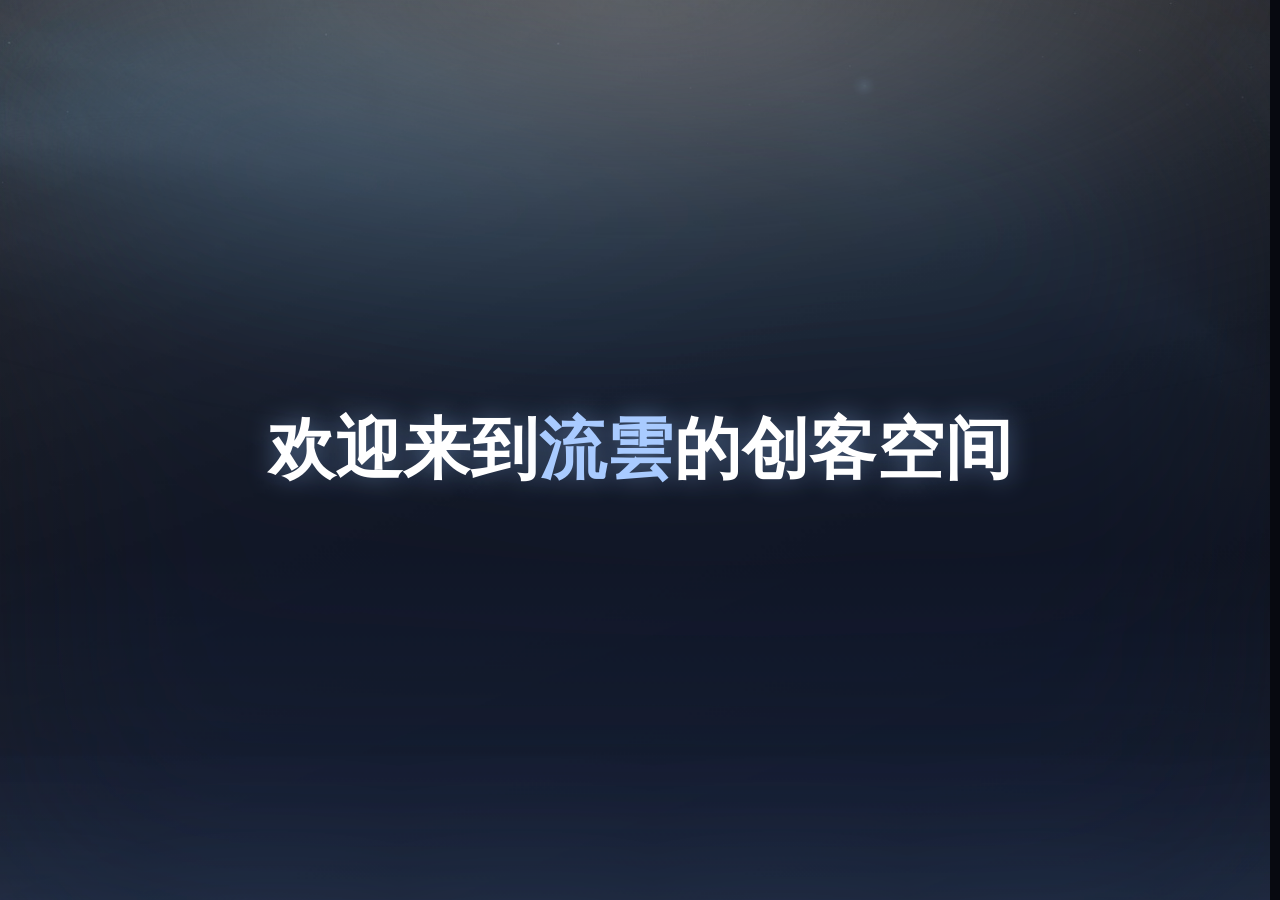
<file: admin/index.html>
<!DOCTYPE html>
<html lang="zh-CN" class="adm-shell">
<head>
<meta charset="utf-8">
<meta name="viewport" content="width=device-width, initial-scale=1">
<title>管理端 · 流雲的创客空间</title>
<meta name="robots" content="noindex">
<meta name="color-scheme" content="dark">
<link rel="icon" href="data:image/svg+xml,%3Csvg xmlns='http://www.w3.org/2000/svg' viewBox='0 0 32 32'%3E%3Crect width='32' height='32' rx='9' fill='%230B0F16'/%3E%3Ctext x='16' y='22' font-family='monospace' font-size='15' font-weight='bold' fill='%237FB2FF' text-anchor='middle'%3EM%3C/text%3E%3C/svg%3E">
<link rel="stylesheet" href="/assets/css/style.css?v=202611151837">
<link rel="stylesheet" href="/assets/css/admin.css?v=202611151837">
<script>
/* 首屏判定：管理端主页播开场动画时，第一次绘制前就藏好顶栏、预置卡片状态，
   并显示静态首屏层（满屏底色 + 「你好」）。
   时间轴由 admin-app.js 等版本自检完成后接管，避免自检重载导致重播一次。
   版本自检触发的重载会带 v= 参数，此轮不再重播「你好」的入场淡入。
   本脚本位于 head，document.body 尚不存在，标记只加在 documentElement 上。 */
(function () {
  try {
    /* 玻璃档位在首次绘制前定下来：三个管理端页面各自加载，
       靠本机记忆保持一致，不必等 theme.json */
    var gl = localStorage.getItem("glass-admin");
    if (gl === "clear") document.documentElement.classList.add("glass-clear");

    var p = location.pathname.replace(/\/+$/, "") || "/";
    if (/(^|[?&])v=[0-9]{12}(&|$)/.test(location.search)) {
      document.documentElement.classList.add("ver-reload");
    }
    if (p !== "/admin") return;
    if (window.matchMedia && window.matchMedia("(prefers-reduced-motion: reduce)").matches) return;

    document.documentElement.classList.add("intro-on", "intro-pending");

    /* 兜底：脚本异常导致时间轴始终没启动时放出页面，避免长时间锁死 */
    window.setTimeout(function () {
      var de = document.documentElement;
      if (de.classList.contains("intro-pending") && !document.querySelector(".jelly.is-intro")) {
        de.classList.remove("intro-pending", "intro-on");
      }
    }, 8000);
  } catch (e) {}
})();
</script>
<script src="/assets/js/pageflow.js?v=202611151837"></script>
<script src="/assets/js/bg.js?v=202611151837"></script>
<script>window.__BUILD__="202611151837";</script>
<script src="/assets/js/vercheck.js?v=202611151837"></script>
</head>
<body>

<div class="bg" aria-hidden="true"></div>

<script>
/* 首屏壁纸直接用上次记住的地址。等 theme.json 回来再设的话，
   用户会先看到默认图，再看着它换成自己那张。地址由 admin-app.js 读到配置后写入 */
(function () {
  try {
    var u = localStorage.getItem("bg-admin");
    var bg = document.querySelector(".bg");
    if (u && bg) bg.style.backgroundImage = 'url("' + u + '")';
  } catch (e) {}
})();
</script>

<!-- 开场静态首屏：HTML 解析到即出画面，不依赖内容加载。
     时间轴由 admin-app.js 在版本自检完成后接管，不重播「你好」。 -->
<div class="intro-boot" id="introBoot" aria-hidden="true"></div>
<div class="intro-layer on" id="introLayer" aria-hidden="true">
  <div class="intro-hello"><span>你</span><span>好</span></div>
  <div class="intro-welcome">欢迎来到<span class="hl">流雲</span>的创客空间</div>
</div>

<!-- 统一顶栏：首页 / 内容 / 壁纸为视图切换（data-adm），项目 / 笔记 / 资料 / 访客站为真实跳转 -->
<!-- 滚动层：顶栏与视图都放在这里，滚动发生在本层内部。
     壁纸 .bg 留在外面，尺寸只跟视口有关，不会被滚动条挤动 -->
<div class="page">

<header class="nav adm-nav">
  <div class="nav-inner">
    <a class="brand" href="/admin/" data-adm="home">
      <span class="mark">L</span>
      <span class="brand-txt">流雲</span>
    </a>
    <nav class="nav-links">
      <a href="/admin/" data-adm="home">首页</a>
      <a href="/" title="站点">站点</a>
      <a href="/manage/" data-adm="manage">内容</a>
      <a href="/theme/" data-adm="theme">壁纸</a>
    </nav>
    <div class="nav-right">
      <span class="nav-status"><i class="dot"></i><span id="status">未连接</span></span>
      <a class="nav-ico" href="https://github.com/Liuyun2026" target="_blank" rel="noopener" aria-label="GitHub">
        <svg width="16" height="16" viewBox="0 0 16 16" fill="currentColor" aria-hidden="true"><path d="M8 0C3.58 0 0 3.58 0 8c0 3.54 2.29 6.53 5.47 7.59.4.07.55-.17.55-.38 0-.19-.01-.82-.01-1.49-2.01.37-2.53-.49-2.69-.94-.09-.23-.48-.94-.82-1.13-.28-.15-.68-.52-.01-.53.63-.01 1.08.58 1.23.82.72 1.21 1.87.87 2.33.66.07-.52.28-.87.51-1.07-1.78-.2-3.64-.89-3.64-3.95 0-.87.31-1.59.82-2.15-.08-.2-.36-1.02.08-2.12 0 0 .67-.21 2.2.82.64-.18 1.32-.27 2-.27.68 0 1.36.09 2 .27 1.53-1.04 2.2-.82 2.2-.82.44 1.1.16 1.92.08 2.12.51.56.82 1.27.82 2.15 0 3.07-1.87 3.75-3.65 3.95.29.25.54.73.54 1.48 0 1.07-.01 1.93-.01 2.2 0 .21.15.46.55.38A7.995 7.995 0 0 0 16 8c0-4.42-3.58-8-8-8z"/></svg>
      </a>
      <a class="nav-ico" href="/manual/" target="_blank" rel="noopener" aria-label="操作手册">
        <svg width="16" height="16" viewBox="0 0 24 24" fill="none" stroke="currentColor" stroke-width="1.7" stroke-linecap="round" stroke-linejoin="round"><path d="M6 3.5h9L19 7.5v13H6z"/><path d="M14.5 3.5V8H19"/><path d="M9 12h7M9 15.5h7"/></svg>
      </a>
    </div>
  </div>
</header>

<!-- 视图容器：home / manage / theme 三个视图在此互相替换 -->
<main class="adm-view" id="admView"></main>

</div>

<script src="/assets/js/import.js?v=202611151837"></script>
<script src="/assets/js/admin-app.js?v=202611151837"></script>
</body>
</html>
</file>
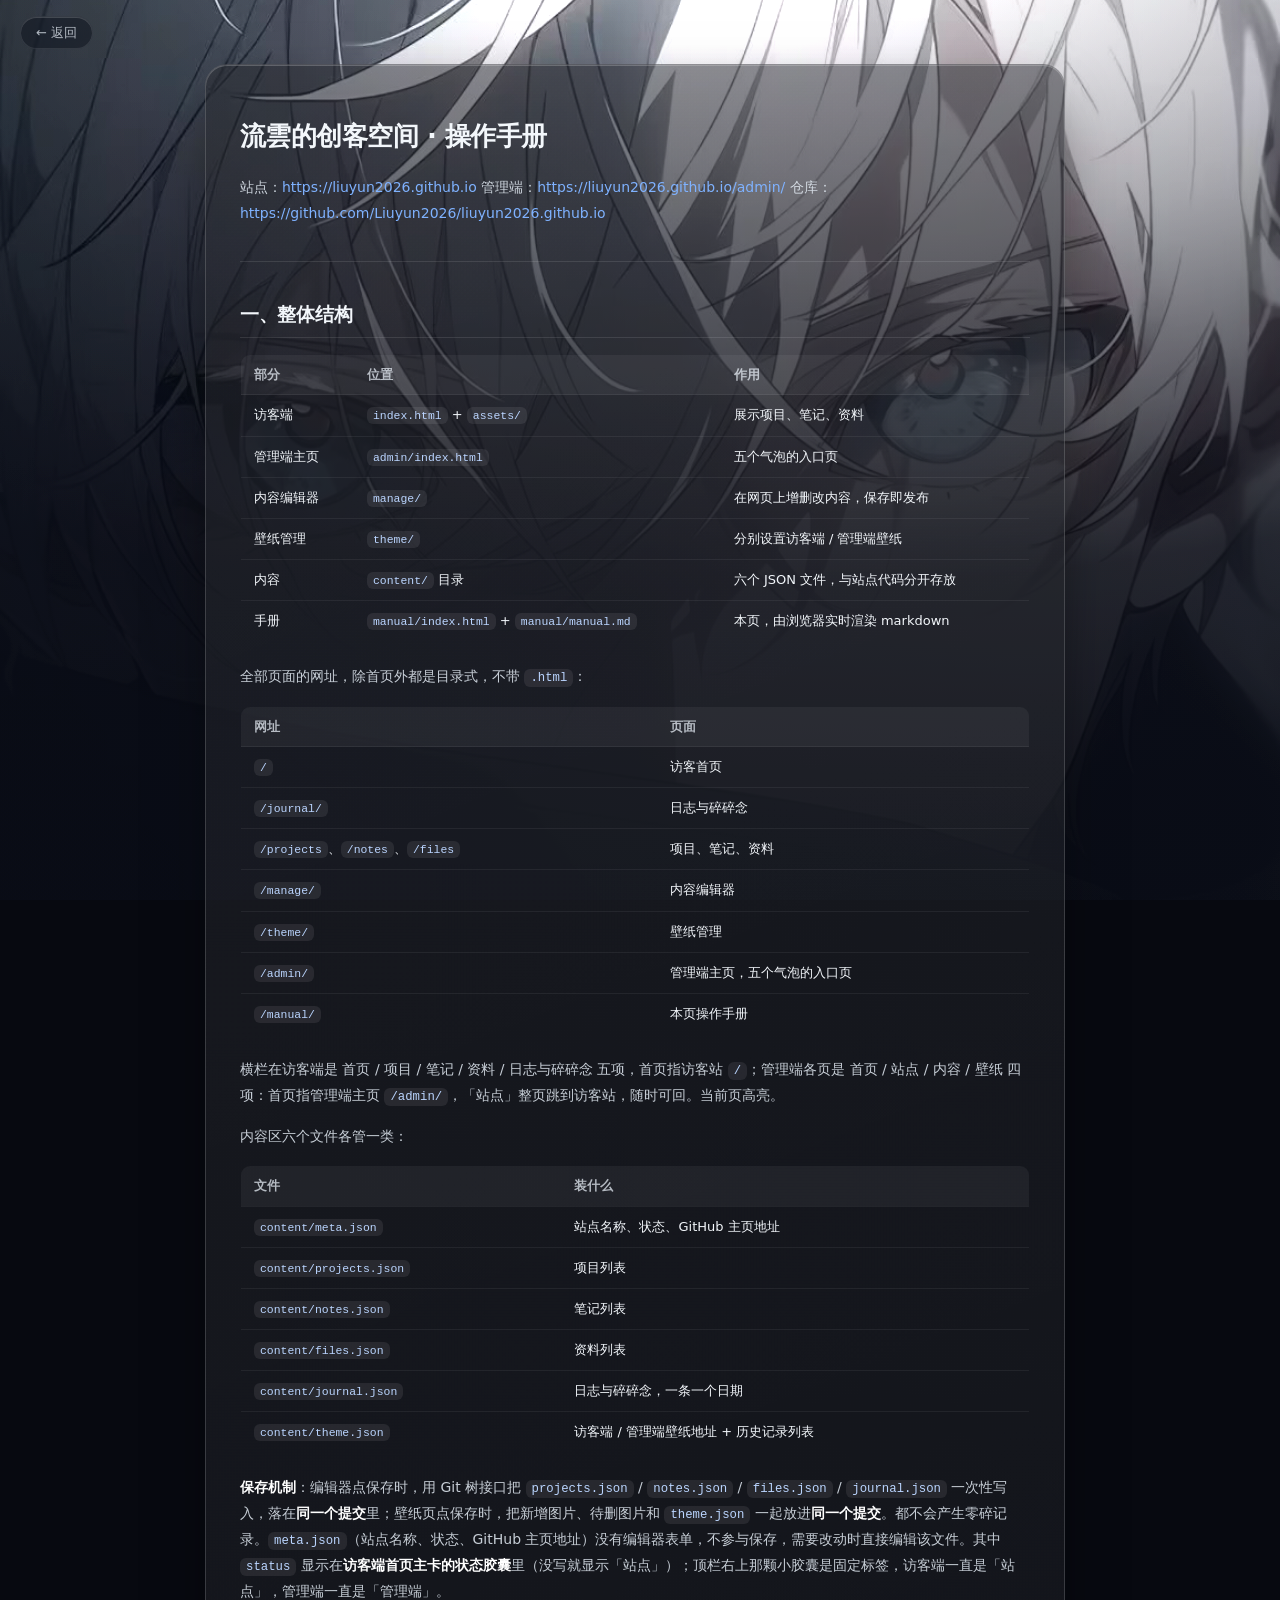
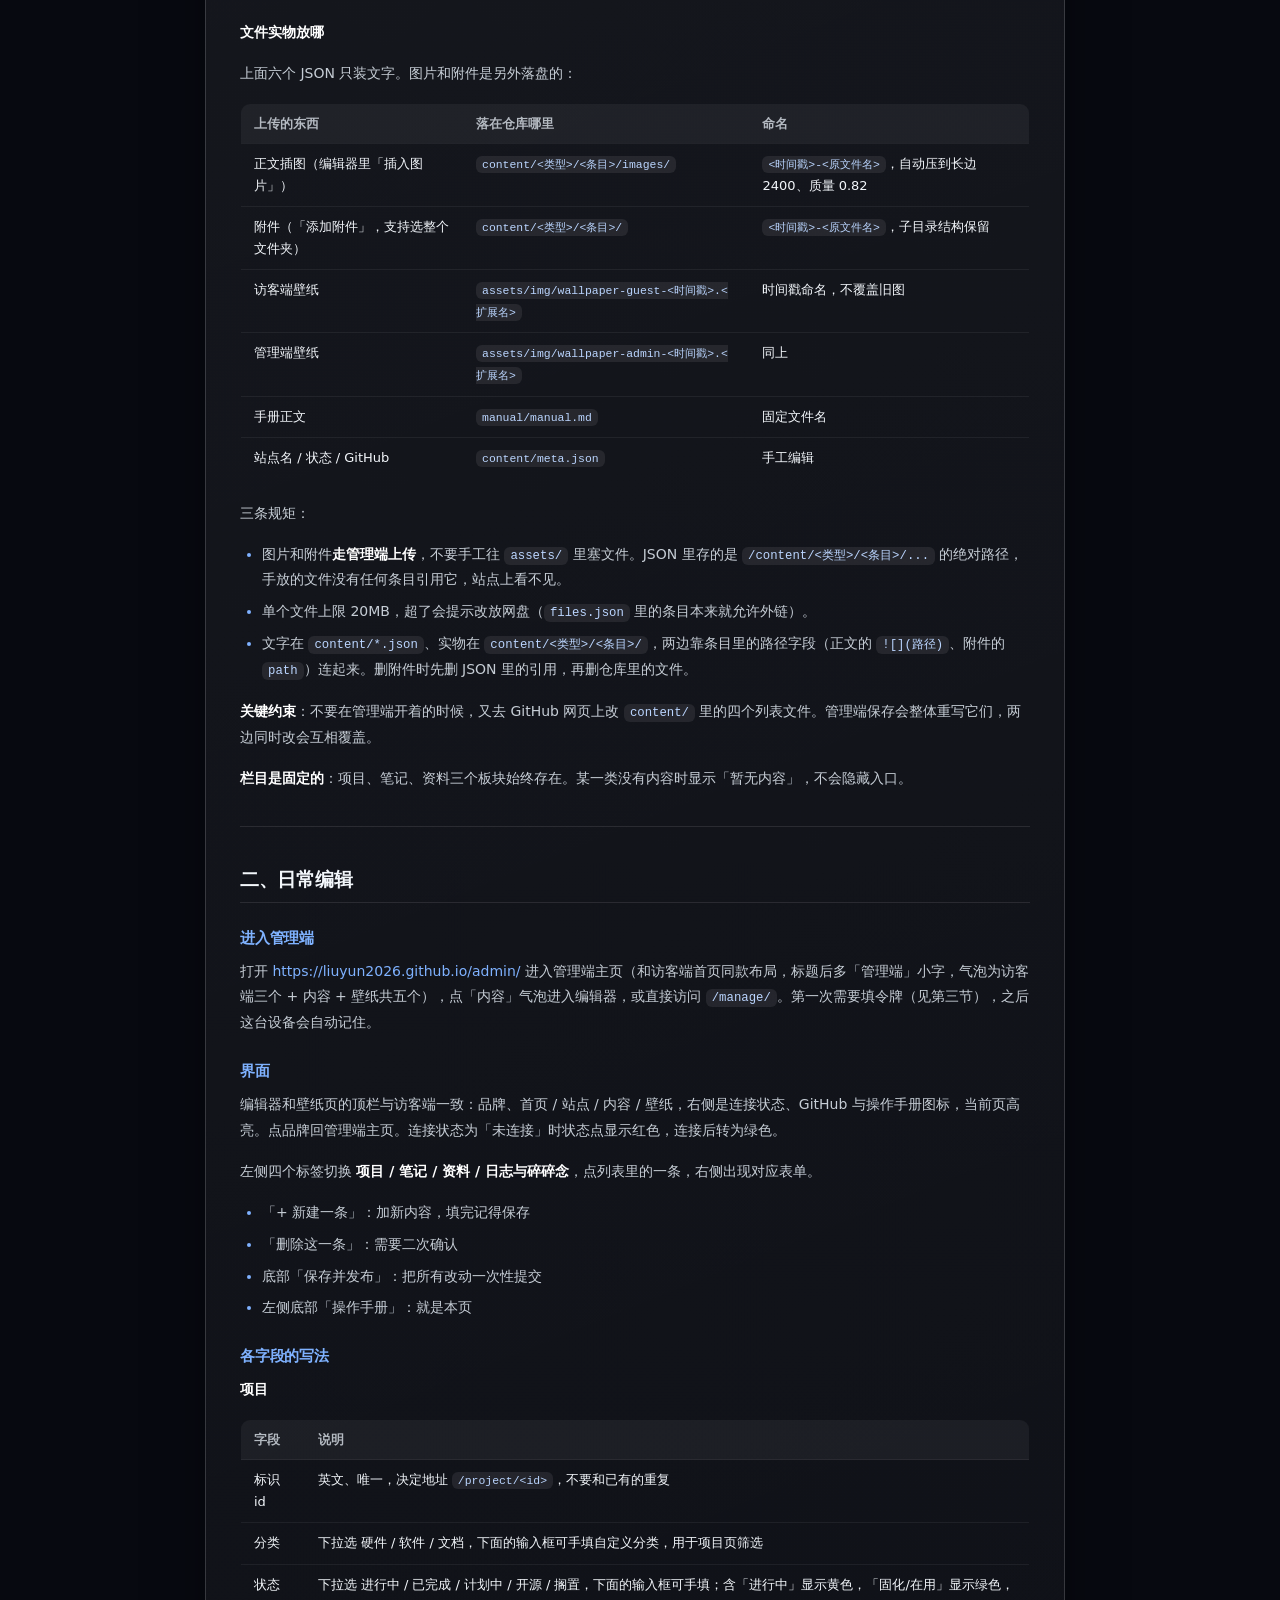
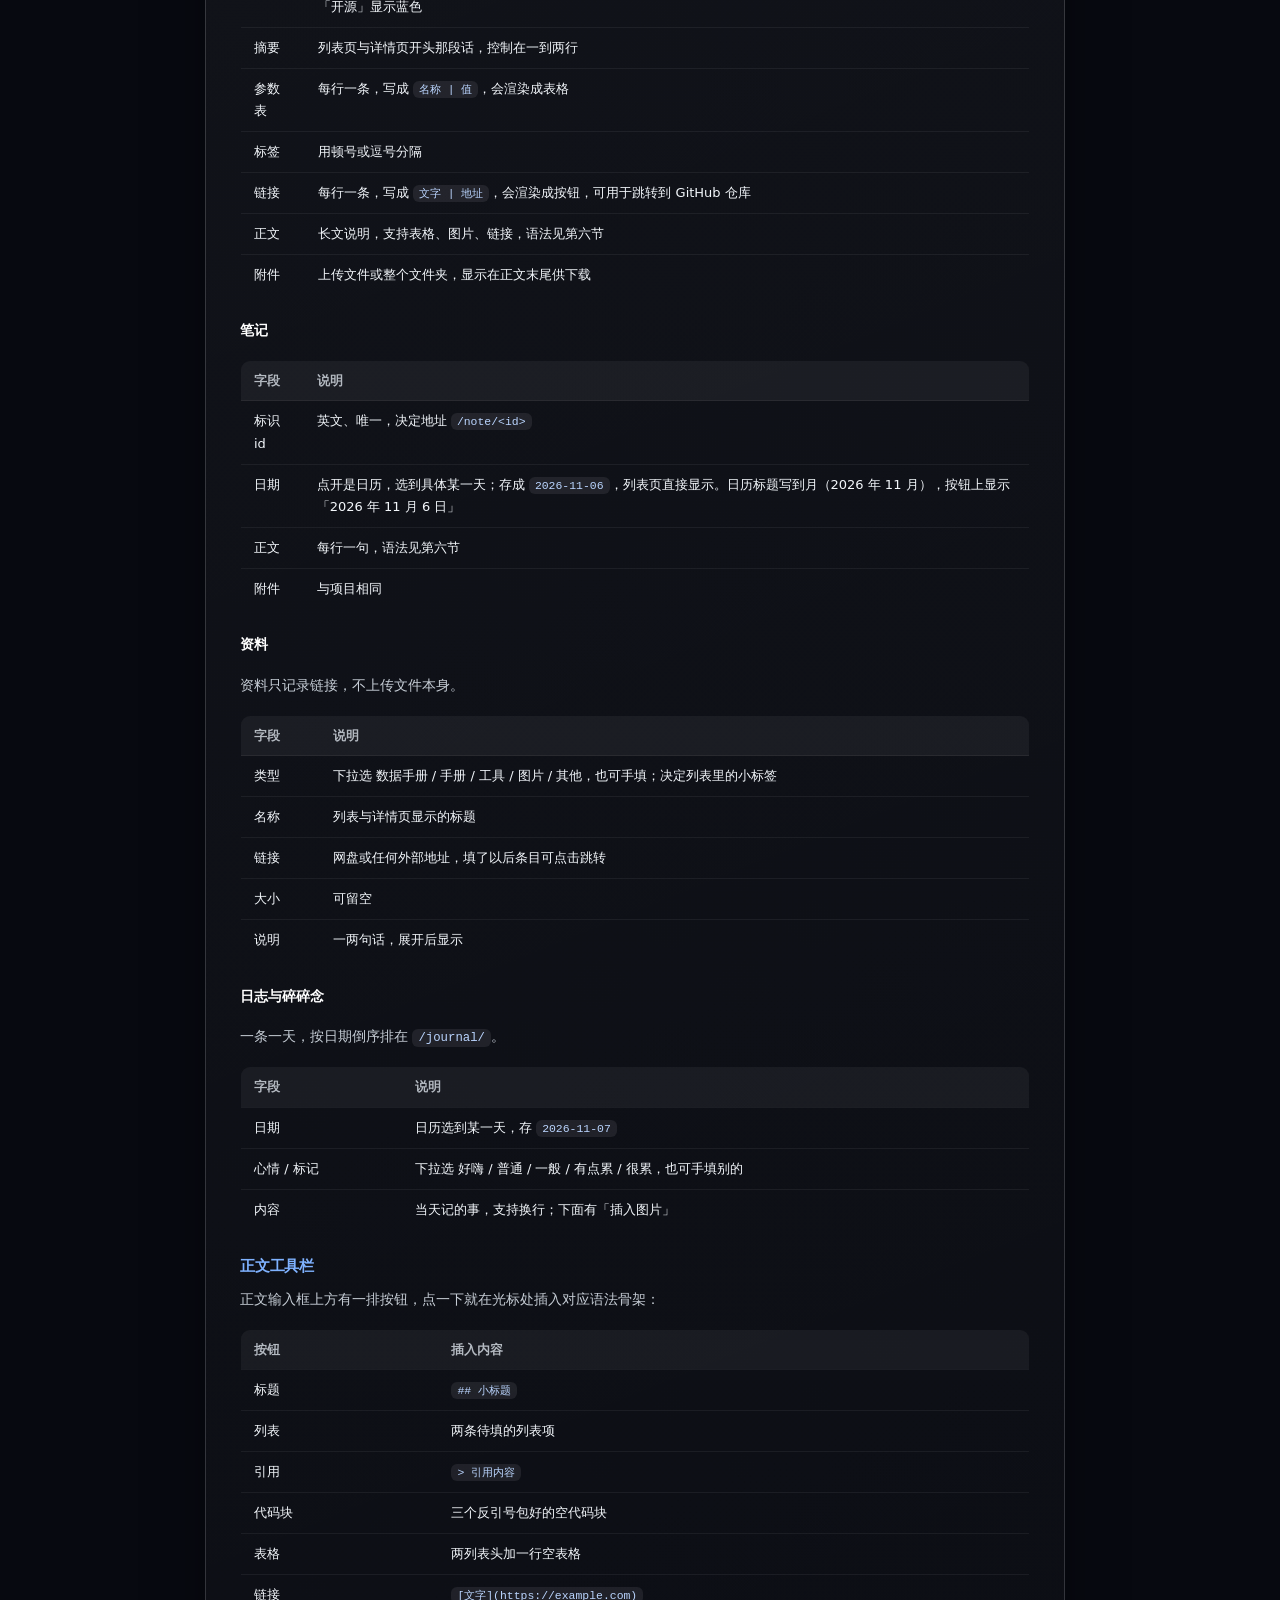
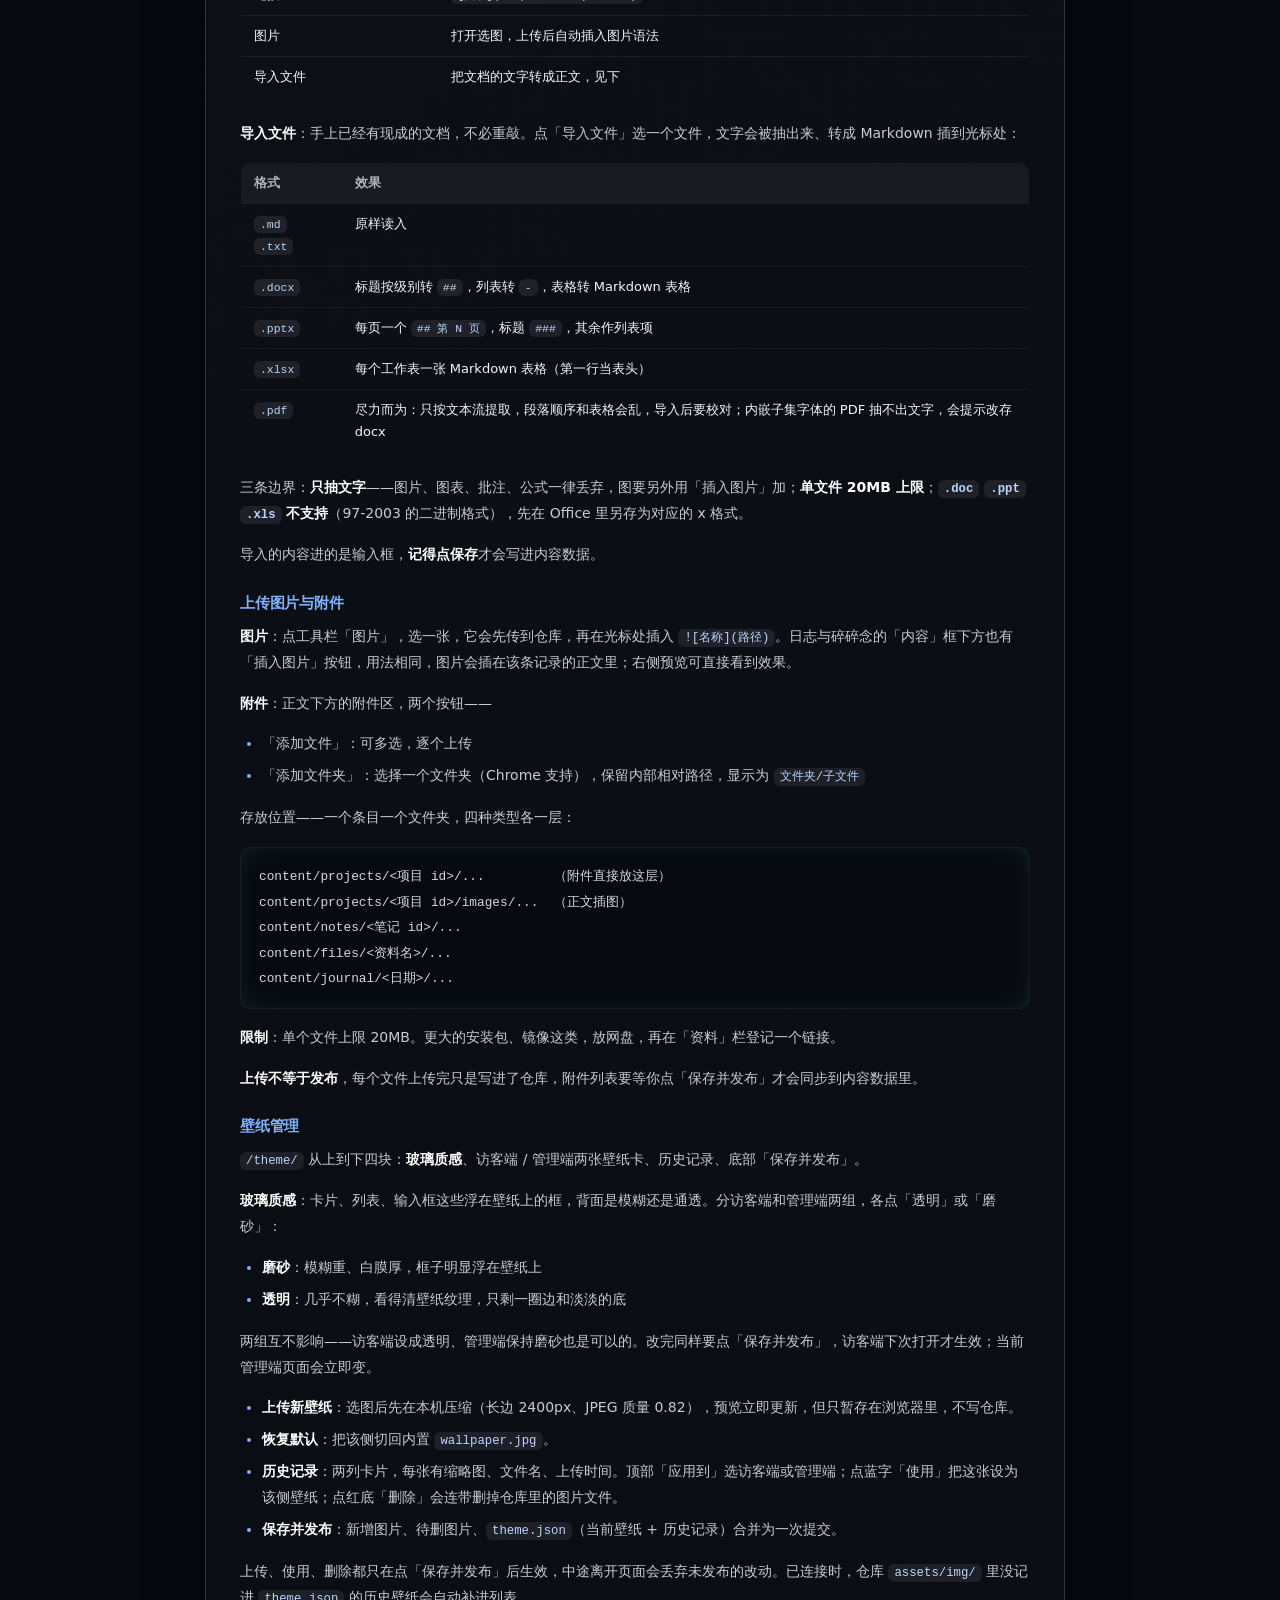
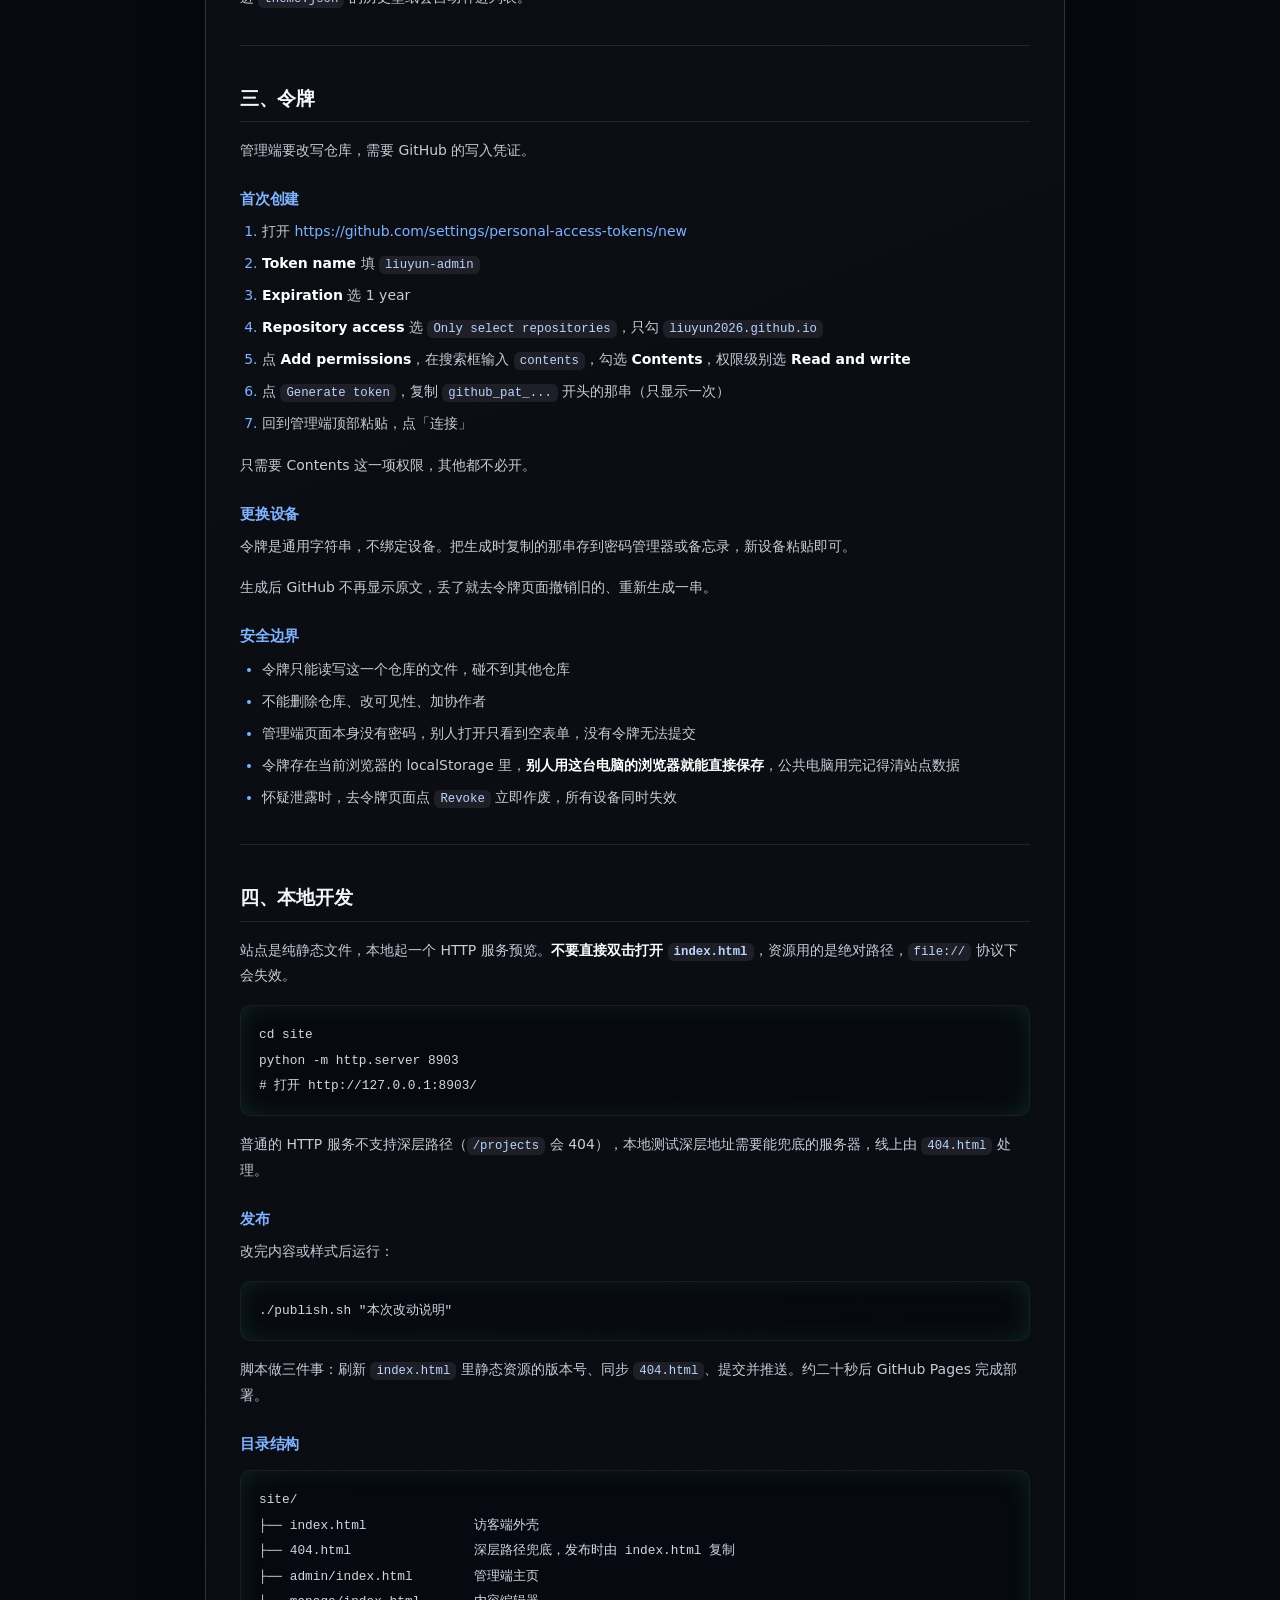
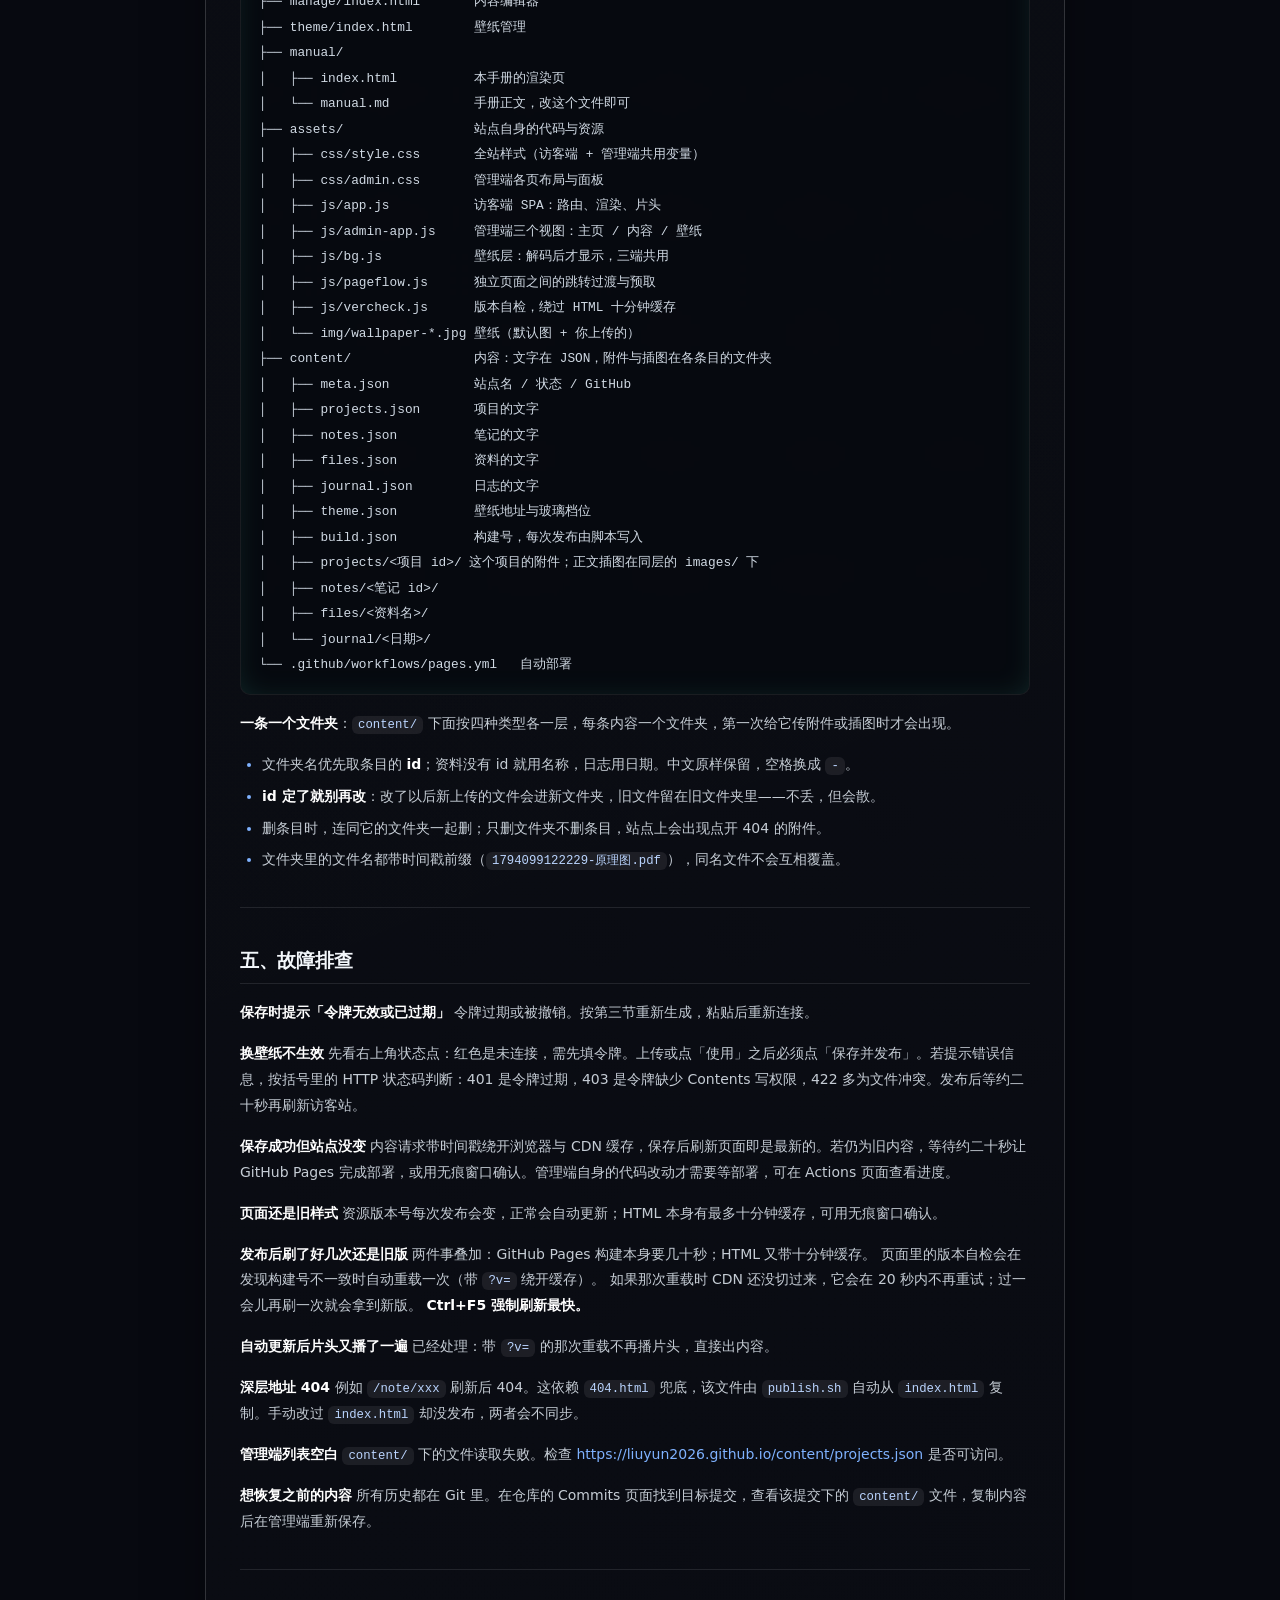
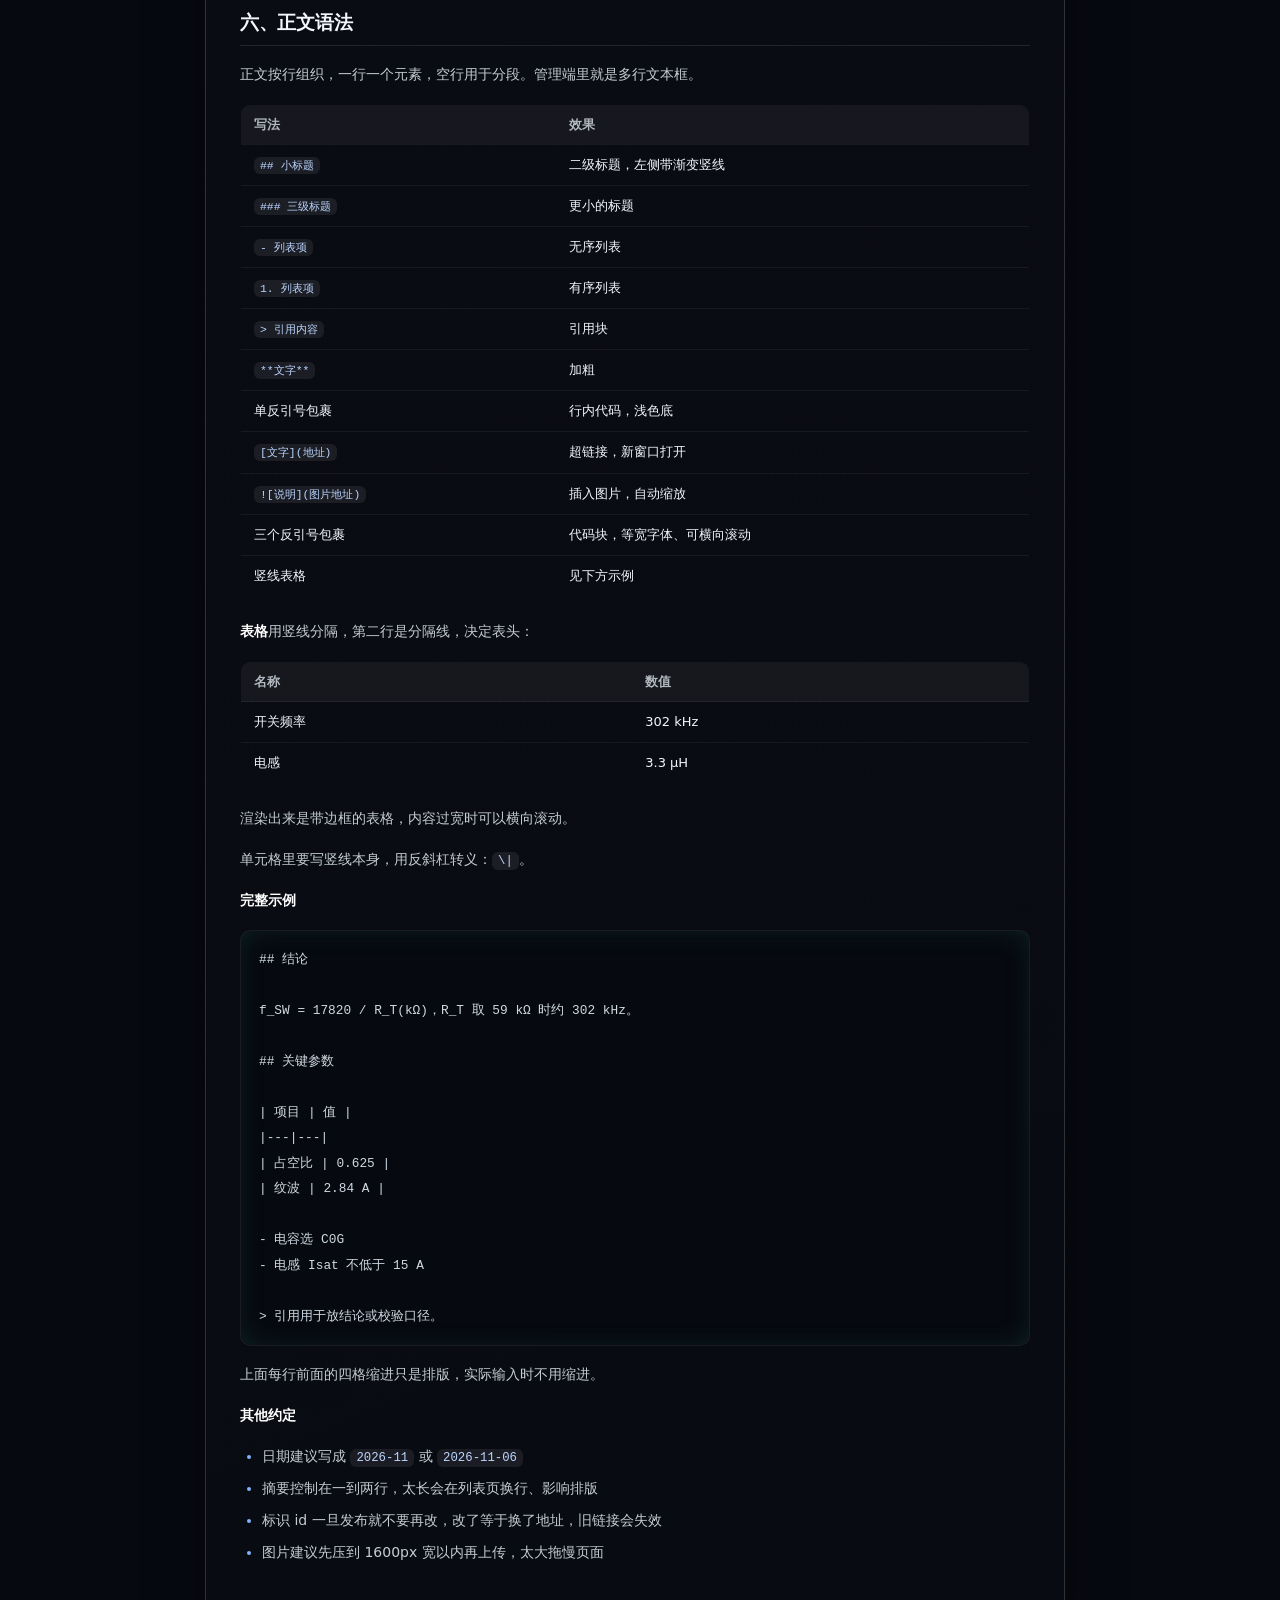
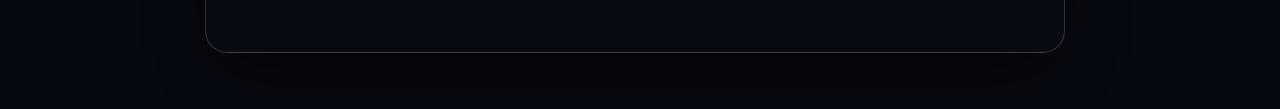
<file: manual/index.html>
<!DOCTYPE html>
<html lang="zh-CN">
<head>
<meta charset="utf-8">
<meta name="viewport" content="width=device-width, initial-scale=1, viewport-fit=cover">
<title>操作手册 · 流雲的创客空间</title>
<meta name="color-scheme" content="dark">
<script>
/* 玻璃档位与访客端同一套：首帧前套用本机记住的档位，手册页的玻璃面板才不会用错材质 */
try { if (localStorage.getItem("glass-guest") === "clear") document.documentElement.classList.add("glass-clear"); } catch (e) {}
</script>
<link rel="stylesheet" href="/assets/css/style.css?v=202611151837">
<link rel="stylesheet" href="/assets/css/admin.css?v=202611151837">
<style>
  /* 手册页不放整条顶栏，只留一个返回键：固定在左上角，玻璃参数与顶栏同一套，
     跟着玻璃档位走。body 用 clip 而不是 hidden，避免多出一个不滚动的滚动容器 */
  body { overflow-x: clip; }
  .doc-back {
    position: fixed; left: 20px; top: 16px; z-index: 60;
    display: inline-flex; align-items: center;
    font: inherit; font-size: 13px; line-height: 1;
    padding: 9px 15px; border-radius: 999px;
    color: var(--fg-2); cursor: pointer;
    background: var(--g-nav-bg);
    border: 1px solid var(--g-nav-edge);
    -webkit-backdrop-filter: blur(var(--g-nav-blur)) saturate(var(--g-nav-sat));
    backdrop-filter: blur(var(--g-nav-blur)) saturate(var(--g-nav-sat));
    box-shadow: var(--g-nav-sh);
    transition: color .2s, border-color .2s;
  }
  .doc-back:hover { color: #fff; border-color: var(--edge-hi); }

  /* 正文底板：与主卡同一套底色与描边，但**不挂 backdrop-filter**——
     这是几千像素高的长文档，实时模糊一整块不划算；壁纸本身已经够软，
     少这层模糊看不出来。底下再垫一层半透明深色，保证透明档下文字也压得住 */
  .doc-wrap {
    max-width: 860px; margin: 64px auto 56px;
    padding: 38px 34px 46px;
    border-radius: 22px;
    background: linear-gradient(180deg, rgba(7, 9, 16, .46), rgba(7, 9, 16, .54)), var(--g-jelly-bg);
    border: 1px solid var(--g-jelly-edge);
    box-shadow: var(--g-sh);
  }

  .doc-prose { max-width: none; }
  .doc-prose h1 {
    font-size: 26px; margin: 10px 0 22px; letter-spacing: -.02em;
  }
  .doc-prose h2 {
    font-size: 19px; margin: 40px 0 16px; padding-bottom: 10px;
    border-bottom: 1px solid rgba(255,255,255,.1);
    padding-left: 0;
  }
  .doc-prose h2::before { display: none; }
  .doc-prose h3 { font-size: 15px; margin: 26px 0 10px; color: var(--accent); }
  .doc-prose p { margin: 0 0 15px; font-size: 14px; line-height: 1.85; color: rgba(228,236,244,.86); }
  .doc-prose ul, .doc-prose ol { margin: 0 0 16px; padding-left: 22px; font-size: 14px; line-height: 1.85; color: rgba(228,236,244,.86); }
  .doc-prose li { margin: 6px 0; }
  .doc-prose li::marker { color: var(--accent); }
  .doc-prose hr { border: 0; border-top: 1px solid rgba(255,255,255,.1); margin: 34px 0; }
  .doc-prose strong { color: #fff; }
  .doc-prose table {
    width: 100%; border-collapse: collapse; margin: 16px 0 22px;
    font-size: 13px; border-radius: 10px; overflow: hidden;
    border: 1px solid rgba(255,255,255,.12);
  }
  .doc-prose th, .doc-prose td {
    padding: 9px 13px; text-align: left; vertical-align: top;
    border-bottom: 1px solid rgba(255,255,255,.06);
  }
  .doc-prose th {
    background: rgba(255,255,255,.05); color: var(--fg-2);
    font-weight: 600; font-size: 12.5px;
  }
  .doc-prose tr:last-child td { border-bottom: 0; }
  .doc-prose code {
    font-family: var(--mono); font-size: .88em;
    background: rgba(255,255,255,.08); padding: 2px 6px; border-radius: 6px; color: #BBD5FF;
  }
  .doc-prose pre {
    margin: 16px 0; padding: 16px 18px; border-radius: 10px;
    background: rgba(6,9,14,.72); border: 1px solid rgba(255,255,255,.08);
    overflow-x: auto;
  }
  .doc-prose pre code { background: none; padding: 0; color: rgba(226,236,246,.92); font-size: 12.8px; line-height: 1.7; }
  .doc-prose blockquote {
    margin: 18px 0; padding: 14px 18px; border-radius: 10px;
    background: rgba(127,178,255,.08); border-left: 3px solid rgba(127,178,255,.55);
    color: var(--fg-2); font-size: 13.5px;
  }
  .doc-prose blockquote p { margin: 0; font-size: 13.5px; color: var(--fg-2); }
  .doc-prose a { color: var(--accent); }

  @media (max-width: 680px) {
    .doc-wrap { padding-left: 20px; padding-right: 20px; }
    .doc-prose h1 { font-size: 21px; }
    .doc-prose h2 { font-size: 17px; }
    .doc-prose table { font-size: 12px; }
    .doc-prose th, .doc-prose td { padding: 7px 10px; }
  }
</style>
<script src="/assets/js/pageflow.js?v=202611151837"></script>
<script src="/assets/js/bg.js?v=202611151837"></script>
<script>window.__BUILD__="202611151837";</script>
<script src="/assets/js/vercheck.js?v=202611151837"></script>
</head>
<body>

<div class="bg" aria-hidden="true"></div>

<script>
/* 手册页借一张壁纸：与访客端同一张（本机记住的那张，没记过用默认图） */
(function () {
  try {
    window.__bgPaint(localStorage.getItem("bg-guest") || "/assets/img/wallpaper.jpg");
  } catch (e) {}
})();
</script>

<button type="button" class="doc-back" id="docBack">← 返回</button>

<script>
/* 哪来的回哪：同源来路才回退，否则（直接粘地址打开）回首页，别把人带出站 */
(function () {
  var btn = document.getElementById("docBack");
  if (!btn) return;
  btn.addEventListener("click", function () {
    var same = false;
    try { same = !!document.referrer && new URL(document.referrer).origin === location.origin; } catch (e) {}
    if (same && history.length > 1) history.back();
    else location.href = "/";
  });
})();
</script>

<main class="doc-wrap">
  <article class="prose doc-prose" id="doc">
    <p style="color:var(--fg-3)">加载中…</p>
  </article>
</main>

<script>
(function () {
  "use strict";

  function esc(s) {
    return String(s == null ? "" : s).replace(/[&<>"']/g, function (c) {
      return { "&": "&amp;", "<": "&lt;", ">": "&gt;", '"': "&quot;", "'": "&#39;" }[c];
    });
  }

  /* 行内标记：先把行内代码抽成占位符，处理完其它语法再还原，
     避免代码里的 ** 或方括号被误解析 */
  function inline(t) {
    var codes = [];
    var s = String(t).replace(/`([^`]+)`/g, function (_, c) {
      codes.push(c);
      return "\u0001" + (codes.length - 1) + "\u0001";
    });
    s = esc(s)
      .replace(/\*\*([^*]+)\*\*/g, "<strong>$1</strong>")
      .replace(/\[([^\]]+)\]\((https?:\/\/[^)\s]+)\)/g, '<a href="$2" target="_blank" rel="noopener">$1</a>')
      /* 转义后尖括号变成 &lt; &gt;，自动链接要按转义后的形态匹配 */
      .replace(/&lt;(https?:\/\/[^\s&]+)&gt;/g, '<a href="$1" target="_blank" rel="noopener">$1</a>');
    s = s.replace(/\u0001(\d+)\u0001/g, function (_, n) {
      return "<code>" + esc(codes[+n]) + "</code>";
    });
    return s;
  }

  function splitRow(line) {
    var s = line.trim().replace(/^\|/, "").replace(/\|$/, "");
    var cells = [], cur = "";
    for (var i = 0; i < s.length; i++) {
      var ch = s[i];
      if (ch === "\\" && s[i + 1] === "|") { cur += "|"; i++; continue; }
      if (ch === "|") { cells.push(cur.trim()); cur = ""; continue; }
      cur += ch;
    }
    cells.push(cur.trim());
    return cells;
  }

  function renderMd(text) {
    var lines = text.replace(/\r\n/g, "\n").split("\n");
    var out = [], i = 0;

    function isTableSep(s) {
      return /^\s*\|?[\s:|-]+\|[\s:|-]*$/.test(s) && s.indexOf("-") >= 0;
    }

    while (i < lines.length) {
      var line = lines[i];

      /* 代码块 */
      if (/^\s*```/.test(line)) {
        var buf = [];
        i++;
        while (i < lines.length && !/^\s*```/.test(lines[i])) { buf.push(lines[i]); i++; }
        i++;
        out.push("<pre><code>" + esc(buf.join("\n")) + "</code></pre>");
        continue;
      }

      /* 表格 */
      if (/^\s*\|/.test(line) && i + 1 < lines.length && isTableSep(lines[i + 1])) {
        var head = splitRow(line);
        i += 2;
        var body = [];
        while (i < lines.length && /^\s*\|/.test(lines[i])) { body.push(splitRow(lines[i])); i++; }
        var h = "<table><thead><tr>" + head.map(function (c) { return "<th>" + inline(c) + "</th>"; }).join("") + "</tr></thead><tbody>";
        var b = body.map(function (r) {
          return "<tr>" + r.map(function (c) { return "<td>" + inline(c) + "</td>"; }).join("") + "</tr>";
        }).join("");
        out.push(h + b + "</tbody></table>");
        continue;
      }

      /* 标题 */
      var m = line.match(/^(#{1,3})\s+(.*)$/);
      if (m) {
        var lv = m[1].length;
        out.push("<h" + lv + ">" + inline(m[2]) + "</h" + lv + ">");
        i++;
        continue;
      }

      /* 分隔线 */
      if (/^\s*(-{3,}|\*{3,})\s*$/.test(line)) { out.push("<hr>"); i++; continue; }

      /* 引用 */
      if (/^\s*>\s?/.test(line)) {
        var q = [];
        while (i < lines.length && /^\s*>\s?/.test(lines[i])) {
          q.push(lines[i].replace(/^\s*>\s?/, ""));
          i++;
        }
        out.push("<blockquote><p>" + inline(q.join(" ")) + "</p></blockquote>");
        continue;
      }

      /* 有序列表 */
      if (/^\s*\d+\.\s+/.test(line)) {
        var ol = [];
        while (i < lines.length && /^\s*\d+\.\s+/.test(lines[i])) {
          ol.push(lines[i].replace(/^\s*\d+\.\s+/, ""));
          i++;
        }
        out.push("<ol>" + ol.map(function (x) { return "<li>" + inline(x) + "</li>"; }).join("") + "</ol>");
        continue;
      }

      /* 无序列表 */
      if (/^\s*[-*]\s+/.test(line)) {
        var ul = [];
        while (i < lines.length && /^\s*[-*]\s+/.test(lines[i])) {
          ul.push(lines[i].replace(/^\s*[-*]\s+/, ""));
          i++;
        }
        out.push("<ul>" + ul.map(function (x) { return "<li>" + inline(x) + "</li>"; }).join("") + "</ul>");
        continue;
      }

      /* 缩进代码块（四空格，用于排版示例） */
      if (/^    \S/.test(line)) {
        var cbuf = [];
        while (i < lines.length && (/^    /.test(lines[i]) || lines[i].trim() === "")) {
          if (lines[i].trim() === "" && !(i + 1 < lines.length && /^    /.test(lines[i + 1]))) break;
          cbuf.push(lines[i].replace(/^    /, ""));
          i++;
        }
        out.push("<pre><code>" + esc(cbuf.join("\n")) + "</code></pre>");
        continue;
      }

      /* 空行 */
      if (!line.trim()) { i++; continue; }

      /* 段落：收集到空行为止 */
      var para = [];
      while (i < lines.length && lines[i].trim() &&
             !/^(#{1,3}\s|\s*\||\s*[-*]\s|\s*\d+\.\s|\s*>|\s*```|-{3,})/.test(lines[i])) {
        para.push(lines[i]);
        i++;
      }
      if (para.length) out.push("<p>" + inline(para.join(" ")) + "</p>");
    }
    return out.join("\n");
  }

  fetch("/manual/manual.md", { cache: "no-cache" })
    .then(function (r) {
      if (!r.ok) throw new Error(r.status);
      return r.text();
    })
    .then(function (text) {
      document.getElementById("doc").innerHTML = renderMd(text);
    })
    .catch(function () {
      document.getElementById("doc").innerHTML = '<p style="color:#F2757A">手册加载失败</p>';
    });
})();
</script>
</body>
</html>
</file>
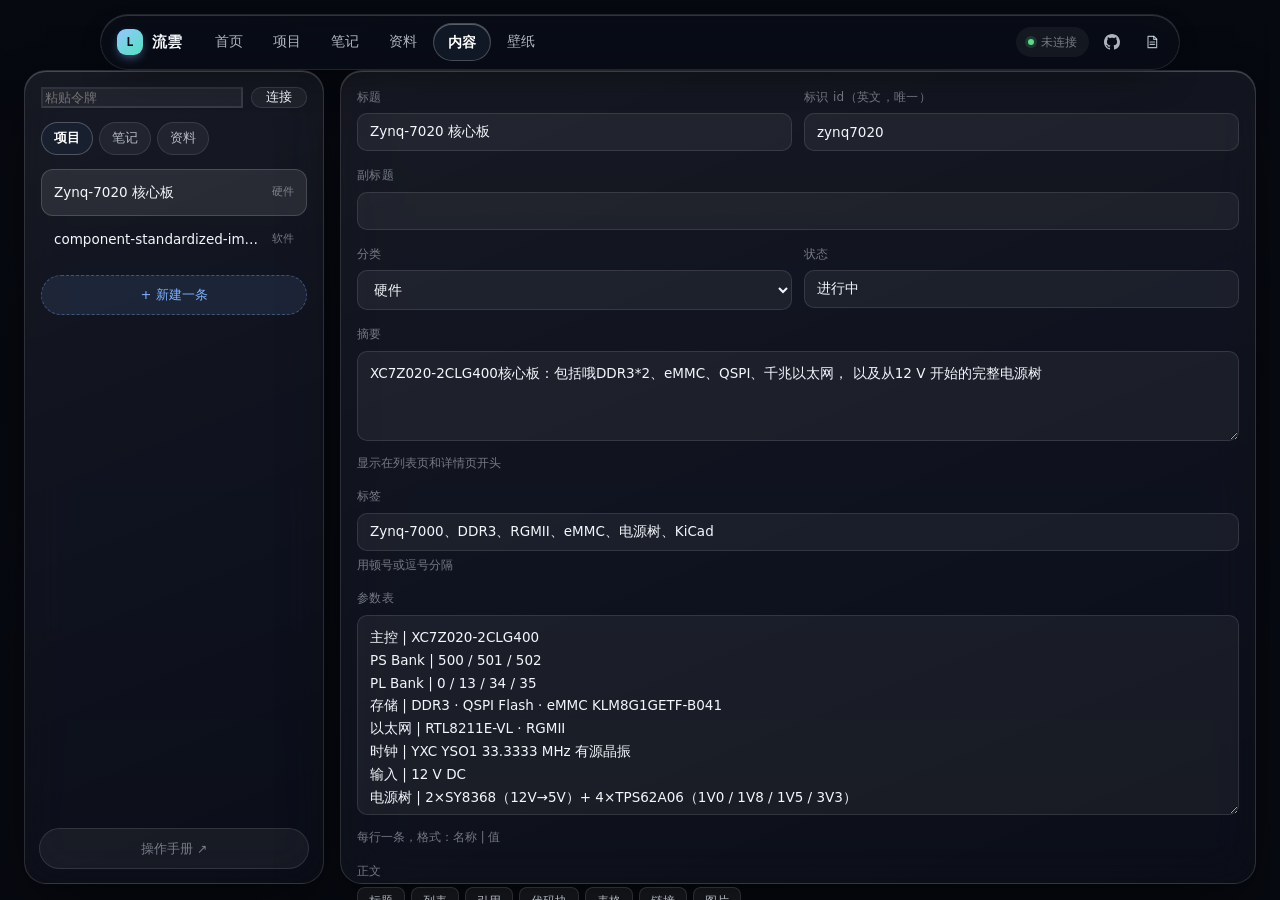
<file: admin/manage/index.html>
<!DOCTYPE html>
<html lang="zh-CN">
<head>
<meta charset="utf-8">
<meta name="viewport" content="width=device-width, initial-scale=1">
<title>内容管理 · 流雲的创客空间</title>
<meta name="robots" content="noindex">
<meta name="color-scheme" content="dark">
<link rel="icon" href="data:image/svg+xml,%3Csvg xmlns='http://www.w3.org/2000/svg' viewBox='0 0 32 32'%3E%3Crect width='32' height='32' rx='9' fill='%230B0F16'/%3E%3Ctext x='16' y='22' font-family='monospace' font-size='15' font-weight='bold' fill='%237FB2FF' text-anchor='middle'%3EM%3C/text%3E%3C/svg%3E">
<link rel="stylesheet" href="/assets/css/style.css">
<link rel="stylesheet" href="/assets/css/admin.css">
</head>
<body>

<div class="bg" aria-hidden="true"></div>

<div class="adm-editor" id="editor">
<header class="nav adm-nav">
  <div class="nav-inner">
    <a class="brand" href="/admin/">
      <span class="mark">L</span>
      <span class="brand-txt">流雲</span>
    </a>
    <nav class="nav-links">
      <a href="/">首页</a>
      <a href="/projects">项目</a>
      <a href="/notes">笔记</a>
      <a href="/files">资料</a>
      <a href="/admin/manage/" class="on">内容</a>
      <a href="/admin/theme/">壁纸</a>
    </nav>
    <div class="nav-right">
      <span class="nav-status"><i class="dot"></i><span id="status">未连接</span></span>
      <a class="nav-ico" id="navGithub" href="https://github.com/Liuyun2026" target="_blank" rel="noopener" aria-label="GitHub"><svg width="16" height="16" viewBox="0 0 16 16" fill="currentColor" aria-hidden="true"><path d="M8 0C3.58 0 0 3.58 0 8c0 3.54 2.29 6.53 5.47 7.59.4.07.55-.17.55-.38 0-.19-.01-.82-.01-1.49-2.01.37-2.53-.49-2.69-.94-.09-.23-.48-.94-.82-1.13-.28-.15-.68-.52-.01-.53.63-.01 1.08.58 1.23.82.72 1.21 1.87.87 2.33.66.07-.52.28-.87.51-1.07-1.78-.2-3.64-.89-3.64-3.95 0-.87.31-1.59.82-2.15-.08-.2-.36-1.02.08-2.12 0 0 .67-.21 2.2.82.64-.18 1.32-.27 2-.27.68 0 1.36.09 2 .27 1.53-1.04 2.2-.82 2.2-.82.44 1.1.16 1.92.08 2.12.51.56.82 1.27.82 2.15 0 3.07-1.87 3.75-3.65 3.95.29.25.54.73.54 1.48 0 1.07-.01 1.93-.01 2.2 0 .21.15.46.55.38A7.995 7.995 0 0 0 16 8c0-4.42-3.58-8-8-8z"/></svg></a>
      <a class="nav-ico" href="/admin/manual/" target="_blank" rel="noopener" aria-label="操作手册">
        <svg width="16" height="16" viewBox="0 0 24 24" fill="none" stroke="currentColor" stroke-width="1.7" stroke-linecap="round" stroke-linejoin="round"><path d="M6 3.5h9L19 7.5v13H6z"/><path d="M14.5 3.5V8H19"/><path d="M9 12h7M9 15.5h7"/></svg>
      </a>
    </div>
  </div>
</header>

<main class="adm-main">
  <aside class="adm-panel adm-left">
    <div class="adm-col-scroll">
      <div class="adm-token" id="tokenRow">
        <input id="tokenInput" type="password" placeholder="粘贴令牌" autocomplete="off">
        <button id="tokenSave">连接</button>
      </div>
      <div class="adm-tabs" id="tabs">
        <button data-type="projects" class="on">项目</button>
        <button data-type="notes">笔记</button>
        <button data-type="files">资料</button>
      </div>
      <div id="list"></div>
      <button class="adm-add" id="addBtn">+ 新建一条</button>
    </div>
    <a class="adm-manual" href="/admin/manual/" target="_blank" rel="noopener">操作手册 ↗</a>
  </aside>

  <section class="adm-panel" id="edit"></section>

  <aside class="adm-panel adm-preview">
    <div class="adm-col-scroll">
      <div class="adm-preview-head">预览 · 正文</div>
      <div class="prose adm-preview-body" id="previewBody">
        <div class="hintline">选中一条内容后，这里显示正文效果</div>
      </div>
    </div>
    <div class="adm-preview-foot">
      <div class="adm-msg" id="msg"></div>
      <div class="adm-foot-btns">
        <button class="adm-del" id="delBtn">删除这一条</button>
        <button class="adm-save" id="saveBtn">保存并发布</button>
      </div>
    </div>
  </aside>
</main>
</div>

<script>
(function () {
  "use strict";

  var OWNER = "Liuyun2026", REPO = "liuyun2026.github.io", BRANCH = "main";
  /* 内容按类别拆在 content/ 目录，与站点代码分开 */
  var PARTS = ["meta", "projects", "notes", "files"];
  var TOKEN_KEY = "gh_admin_token";

  var content = null;
  var curType = "projects";
  var curIndex = -1;
  var dirty = false;

  function $(id) { return document.getElementById(id); }
  function esc(s) {
    return String(s == null ? "" : s).replace(/[&<>"']/g, function (c) {
      return { "&": "&amp;", "<": "&lt;", ">": "&gt;", '"': "&quot;", "'": "&#39;" }[c];
    });
  }
  function msg(text, kind) {
    var m = $("msg");
    if (!m) return;
    m.textContent = text || "";
    m.className = "adm-msg" + (kind ? " " + kind : "");
  }
  function token() { return localStorage.getItem(TOKEN_KEY) || ""; }

  /* ---------- 启动 ---------- */
  function boot() {
    if (token()) {
      $("status").textContent = "已连接";
      $("status").classList.add("on");
      $("tokenRow").style.display = "none";
    }
    /* 时间戳绕缓存：保存后刷新立即读到最新内容 */
    var bust = "?t=" + Date.now();
    Promise.all(PARTS.map(function (k) {
      return fetch("/content/" + k + ".json" + bust).then(function (r) {
        if (!r.ok) throw new Error(k);
        return r.json();
      });
    }))
      .then(function (arr) {
        content = { meta: arr[0], projects: arr[1], notes: arr[2], files: arr[3] };
        renderList();
        if (content[curType] && content[curType].length) select(0);
      })
      .catch(function () { msg("内容加载失败", "err"); });
  }

  /* ---------- 列表 ---------- */
  function items() { return content[curType] || []; }

  function titleOf(item) {
    return item.title || item.name || item.id || "（未命名）";
  }
  function subOf(item) {
    if (curType === "files") return item.kind || "";
    return item.category || item.date || "";
  }

  function renderList() {
    var html = items().map(function (it, i) {
      return '<div class="adm-item' + (i === curIndex ? " on" : "") + '" data-i="' + i + '">' +
        '<span class="t">' + esc(titleOf(it)) + "</span>" +
        '<span class="d">' + esc(subOf(it)) + "</span></div>";
    }).join("");
    $("list").innerHTML = html || '<div class="adm-empty">还没有内容</div>';
  }

  function select(i) {
    curIndex = i;
    renderList();
    renderEdit();
  }

  /* ---------- 表单 ---------- */
  function field(label, key, val, hint, type) {
    var input;
    if (type === "area") {
      input = '<textarea data-k="' + key + '">' + esc(val || "") + "</textarea>";
    } else if (type === "select") {
      input = '<select data-k="' + key + '">' +
        ["硬件", "软件", "文档"].map(function (o) {
          return '<option' + (o === val ? " selected" : "") + ">" + o + "</option>";
        }).join("") + "</select>";
    } else {
      input = '<input data-k="' + key + '" value="' + esc(val || "") + '">';
    }
    return '<div class="adm-field"><label>' + esc(label) + "</label>" + input +
      (hint ? '<div class="hintline">' + hint + "</div>" : "") + "</div>";
  }

  /* ---------- 正文编辑器 ---------- */
  function bodyField(it, hint) {
    return '<div class="adm-field"><label>正文</label>' +
      '<div class="adm-tools" data-tools>' +
        '<button data-ins="h2">标题</button>' +
        '<button data-ins="ul">列表</button>' +
        '<button data-ins="quote">引用</button>' +
        '<button data-ins="code">代码块</button>' +
        '<button data-ins="table">表格</button>' +
        '<button data-ins="link">链接</button>' +
        '<button data-ins="image">图片</button>' +
      '</div>' +
      '<textarea data-k="body">' + esc((it.body || []).join("\n")) + '</textarea>' +
      (hint ? '<div class="hintline">' + hint + '</div>' : "") +
    '</div>';
  }

  function insertAt(ta, text) {
    var a = ta.selectionStart, b = ta.selectionEnd, v = ta.value;
    ta.value = v.slice(0, a) + text + v.slice(b);
    var pos = a + text.length;
    ta.selectionStart = ta.selectionEnd = pos;
    ta.dispatchEvent(new Event("input", { bubbles: true }));
    ta.focus();
  }

  /* ---------- 预览渲染 ----------
   * 支持标题、列表、引用、代码块、表格、图片、链接，够预览正文用
   */
  function inlineMd(t) {
    var codes = [];
    var s = String(t).replace(/`([^`]+)`/g, function (_, c) {
      codes.push(c);
      return "\u0001" + (codes.length - 1) + "\u0001";
    });
    s = esc(s)
      .replace(/\*\*([^*]+)\*\*/g, "<strong>$1</strong>")
      .replace(/!\[([^\]]*)\]\(([^)\s]+)\)/g, '<img src="$2" alt="$1" loading="lazy">')
      .replace(/\[([^\]]+)\]\(([^)\s]+)\)/g, '<a href="$2" target="_blank" rel="noopener">$1</a>');
    return s.replace(/\u0001(\d+)\u0001/g, function (_, n) {
      return "<code>" + esc(codes[+n]) + "</code>";
    });
  }

  function tableCells(line) {
    var str = String(line).trim().replace(/^\|/, "").replace(/\|$/, "");
    var cells = [], cur = "";
    for (var i = 0; i < str.length; i++) {
      var ch = str[i];
      if (ch === "\\" && str[i + 1] === "|") { cur += "|"; i++; continue; }
      if (ch === "|") { cells.push(cur.trim()); cur = ""; continue; }
      cur += ch;
    }
    cells.push(cur.trim());
    return cells;
  }

  function renderMd(text) {
    var lines = String(text).replace(/\r\n/g, "\n").split("\n");
    var out = [], i = 0;

    while (i < lines.length) {
      var line = lines[i];

      if (/^\s*```/.test(line)) {
        var buf = [];
        i++;
        while (i < lines.length && !/^\s*```/.test(lines[i])) { buf.push(lines[i]); i++; }
        i++;
        out.push("<pre><code>" + esc(buf.join("\n")) + "</code></pre>");
        continue;
      }

      if (/^\s*\|/.test(line) && i + 1 < lines.length && /^\s*\|[\s:|-]+\|?[\s:|-]*$/.test(lines[i + 1])) {
        var head = tableCells(line);
        i += 2;
        var body = [];
        while (i < lines.length && /^\s*\|/.test(lines[i])) { body.push(tableCells(lines[i])); i++; }
        out.push('<div class="tablewrap"><table><thead><tr>' +
          head.map(function (c) { return "<th>" + inlineMd(c) + "</th>"; }).join("") +
          "</tr></thead><tbody>" +
          body.map(function (r) {
            return "<tr>" + r.map(function (c) { return "<td>" + inlineMd(c) + "</td>"; }).join("") + "</tr>";
          }).join("") + "</tbody></table></div>");
        continue;
      }

      var m = line.match(/^(#{1,4})\s+(.*)$/);
      if (m) {
        var lv = Math.min(m[1].length + 1, 4);
        out.push("<h" + lv + ">" + inlineMd(m[2]) + "</h" + lv + ">");
        i++;
        continue;
      }

      if (/^\s*[-*]\s+/.test(line)) {
        var ul = [];
        while (i < lines.length && /^\s*[-*]\s+/.test(lines[i])) {
          ul.push(lines[i].replace(/^\s*[-*]\s+/, ""));
          i++;
        }
        out.push("<ul>" + ul.map(function (x) { return "<li>" + inlineMd(x) + "</li>"; }).join("") + "</ul>");
        continue;
      }

      if (/^\s*>\s?/.test(line)) {
        var q = [];
        while (i < lines.length && /^\s*>\s?/.test(lines[i])) {
          q.push(lines[i].replace(/^\s*>\s?/, ""));
          i++;
        }
        out.push("<blockquote><p>" + inlineMd(q.join(" ")) + "</p></blockquote>");
        continue;
      }

      if (!line.trim()) { i++; continue; }

      var para = [];
      while (i < lines.length && lines[i].trim() &&
             !/^(#{1,4}\s|\s*\||\s*[-*]\s|\s*>|\s*```)/.test(lines[i])) {
        para.push(lines[i]);
        i++;
      }
      if (para.length) out.push("<p>" + inlineMd(para.join(" ")) + "</p>");
    }
    return out.join("");
  }

  function updatePreview(it) {
    var box = $("previewBody");
    if (!box) return;
    var body = (it && it.body) || [];
    var text = body.join("\n").trim();
    if (!text) {
      box.innerHTML = '<div class="hintline">这条还没有正文</div>';
      return;
    }
    box.innerHTML = renderMd(text);
  }

  /* ---------- 上传 ---------- */
  function fmtSize(n) {
    if (n < 1024) return n + " B";
    if (n < 1024 * 1024) return Math.round(n / 1024) + " KB";
    return (n / 1024 / 1024).toFixed(1) + " MB";
  }

  function b64FromBuf(buf) {
    var bytes = new Uint8Array(buf), bin = "";
    for (var i = 0; i < bytes.length; i++) bin += String.fromCharCode(bytes[i]);
    return btoa(bin);
  }

  function safeName(n) {
    return String(n).replace(/[\\/:*?"<>|#%]/g, "_").replace(/\s+/g, "-");
  }

  function uploadOne(file, folder, sub) {
    var tk = token();
    if (!tk) return Promise.reject(new Error("请先填入令牌并连接"));
    if (file.size > 20 * 1024 * 1024) {
      return Promise.reject(new Error(file.name + " 超过 20MB，建议放网盘"));
    }

    var rel = "assets/uploads/" + folder + "/" + (sub ? sub + "/" : "") + Date.now() + "-" + safeName(file.name);
    var api = "https://api.github.com/repos/" + OWNER + "/" + REPO + "/contents/" + encodeURI(rel);

    return file.arrayBuffer().then(function (buf) {
      return fetch(api, {
        method: "PUT",
        headers: {
          "Authorization": "Bearer " + tk,
          "Accept": "application/vnd.github+json",
          "Content-Type": "application/json"
        },
        body: JSON.stringify({
          message: "上传：" + file.name,
          content: b64FromBuf(buf),
          branch: BRANCH
        })
      });
    }).then(function (r) {
      if (!r.ok) return r.text().then(function (t) { throw new Error("上传失败 " + r.status); });
      return "/" + rel;
    });
  }

  function pickImage(ta) {
    var inp = document.createElement("input");
    inp.type = "file";
    inp.accept = "image/*";
    inp.onchange = function () {
      if (!inp.files.length) return;
      var f = inp.files[0];
      msg("上传图片中…");
      uploadOne(f, "images", "").then(function (url) {
        insertAt(ta, "![" + f.name.replace(/\.[^.]+$/, "") + "](" + url + ")");
        msg("图片已插入，记得保存", "ok");
      }).catch(function (e) { msg(e.message, "err"); });
    };
    inp.click();
  }

  /* ---------- 附件 ---------- */
  function attachPanel(it) {
    return '<div class="adm-attach">' +
      '<div class="adm-attach-head">附件 · 会显示在正文末尾供下载</div>' +
      '<div id="attachBox"></div>' +
      '<div class="adm-attach-actions">' +
        '<button data-addfile>添加文件</button>' +
        '<button data-adddir>添加文件夹</button>' +
      '</div></div>';
  }

  function renderAttach(it) {
    var box = $("attachBox");
    if (!box) return;
    var list = it.attachments || [];
    box.innerHTML = list.length
      ? list.map(function (a, i) {
          return '<div class="adm-attach-item">' +
            '<span class="n">' + esc(a.name) + "</span>" +
            '<span class="s">' + esc(a.size || "") + "</span>" +
            '<span class="x" data-del="' + i + '">移除</span></div>';
        }).join("")
      : '<div class="hintline">还没有附件</div>';
  }

  function addAttachments(it, useDir) {
    var inp = document.createElement("input");
    inp.type = "file";
    inp.multiple = true;
    if (useDir) inp.setAttribute("webkitdirectory", "");
    inp.onchange = function () {
      var files = Array.prototype.slice.call(inp.files);
      if (!files.length) return;
      msg("上传中，共 " + files.length + " 个文件…");
      var done = 0, folder = (curType === "notes" ? "notes/" : "projects/") + safeName(it.id || "misc");

      files.reduce(function (chain, f) {
        return chain.then(function () {
          var rel = f.webkitRelativePath || f.name;
          var sub = rel.indexOf("/") >= 0 ? rel.split("/").slice(0, -1).join("/") : "";
          return uploadOne(f, folder, sub).then(function (url) {
            it.attachments = it.attachments || [];
            it.attachments.push({ name: rel, path: url, size: fmtSize(f.size) });
            done++;
            dirty = true;
            renderAttach(it);
            msg("已上传 " + done + "/" + files.length + "，记得点保存");
          });
        });
      }, Promise.resolve()).then(function () {
        msg("上传完成，共 " + done + " 个，记得点保存", "ok");
      }).catch(function (e) { msg(e.message, "err"); });
    };
    inp.click();
  }

  /* ---------- 表单 ---------- */
  function renderEdit() {
    var it = items()[curIndex];
    var delB = $("delBtn");
    if (delB) delB.disabled = !it;
    if (!it) {
      $("edit").innerHTML = '<div class="adm-empty">从左侧选一条，或点「新建一条」</div>';
      updatePreview(null);
      return;
    }

    var html = "";
    if (curType === "projects") {
      html += '<div class="adm-row">' + field("标题", "title", it.title) + field("标识 id（英文，唯一）", "id", it.id) + "</div>";
      html += field("副标题", "subtitle", it.subtitle);
      html += '<div class="adm-row">' + field("分类", "category", it.category, "", "select") + field("状态", "status", it.status) + "</div>";
      html += field("摘要", "summary", it.summary, "显示在列表页和详情页开头", "area");
      html += field("标签", "tags", (it.tags || []).join("、"), "用顿号或逗号分隔");
      html += field("参数表", "specs", (it.specs || []).map(function (r) { return r[0] + " | " + r[1]; }).join("\n"),
        "每行一条，格式：名称 | 值", "area");
      html += bodyField(it, "支持 ## 标题、- 列表、> 引用、表格、图片、链接，以及反引号代码");
      html += field("链接", "links", (it.links || []).map(function (l) { return l.label + " | " + l.url; }).join("\n"),
        "每行一条，格式：文字 | 链接，显示在正文下方", "area");
      html += attachPanel(it);
    } else if (curType === "notes") {
      html += field("标题", "title", it.title);
      html += '<div class="adm-row">' + field("标识 id（英文，唯一）", "id", it.id) + field("日期", "date", it.date, "如 2026-11") + "</div>";
      html += field("标签", "tags", (it.tags || []).join("、"), "用顿号或逗号分隔");
      html += field("摘要", "summary", it.summary, "", "area");
      html += bodyField(it, "支持 ## 标题、- 列表、> 引用、表格、图片、链接，以及反引号代码");
      html += attachPanel(it);
    } else {
      html += field("名称", "name", it.name);
      html += '<div class="adm-row">' +
        field("类型", "kind", it.kind, "datasheet / manual / tool / image / other") +
        field("大小", "size", it.size, "可留空") + "</div>";
      html += field("说明", "note", it.note);
      html += field("链接", "url", it.url, "网盘或外部地址，填了以后条目可点击");
    }

    $("edit").innerHTML = html;

    Array.prototype.forEach.call($("edit").querySelectorAll("[data-k]"), function (el) {
      el.addEventListener("input", function () { applyField(el); });
      el.addEventListener("change", function () { applyField(el); });
    });

    /* 正文工具栏 */
    var tools = $("edit").querySelector("[data-tools]");
    if (tools) {
      tools.addEventListener("click", function (e) {
        var b = e.target.closest("button[data-ins]");
        if (!b) return;
        var ta = $("edit").querySelector('textarea[data-k="body"]');
        if (!ta) return;
        var kind = b.getAttribute("data-ins");
        if (kind === "image") { pickImage(ta); return; }
        var snip = {
          h2: "\n## 小标题\n",
          ul: "\n- 列表项\n- 列表项\n",
          quote: "\n> 引用内容\n",
          code: "\n```\n代码\n```\n",
          table: "\n| 名称 | 值 |\n|---|---|\n|  |  |\n",
          link: "[文字](https://example.com)"
        };
        insertAt(ta, snip[kind] || "");
      });
    }

    /* 附件 */
    if (it.attachments !== undefined || curType !== "files") {
      renderAttach(it);
      var box = $("attachBox");
      if (box) {
        box.addEventListener("click", function (e) {
          var x = e.target.closest("[data-del]");
          if (!x) return;
          it.attachments.splice(parseInt(x.getAttribute("data-del"), 10), 1);
          dirty = true;
          renderAttach(it);
        });
      }
      var af = $("edit").querySelector("[data-addfile]");
      var ad = $("edit").querySelector("[data-adddir]");
      if (af) af.addEventListener("click", function () { addAttachments(it, false); });
      if (ad) ad.addEventListener("click", function () { addAttachments(it, true); });
    }

    updatePreview(it);
  }

  function applyField(el) {
    var it = items()[curIndex];
    if (!it) return;
    var k = el.getAttribute("data-k");
    var v = el.value;

    if (k === "specs") {
      it.specs = v.split("\n").filter(function (l) { return l.trim(); }).map(function (l) {
        var p = l.split("|");
        return [p[0].trim(), (p[1] || "").trim()];
      });
    } else if (k === "links") {
      it.links = v.split("\n").filter(function (l) { return l.trim(); }).map(function (l) {
        var p = l.split("|");
        return { label: p[0].trim(), url: (p[1] || "").trim() };
      });
    } else if (k === "tags") {
      it.tags = v.split(/[、,，]/).map(function (t) { return t.trim(); }).filter(Boolean);
    } else if (k === "body") {
      it.body = v.split("\n");
      updatePreview(it);
    } else {
      it[k] = v;
    }
    dirty = true;
    renderList();
  }

  /* ---------- 增删 ---------- */
  function addNew() {
    var blank;
    if (curType === "projects") {
      blank = { id: "new-" + Date.now(), title: "新项目", subtitle: "", category: "硬件", status: "进行中", year: "2026", summary: "", specs: [], tags: [], links: [] };
    } else if (curType === "notes") {
      blank = { id: "note-" + Date.now(), title: "新笔记", date: "", tags: [], summary: "", body: [""] };
    } else {
      blank = { name: "新资料", kind: "other", note: "", url: "", size: "" };
    }
    content[curType].push(blank);
    dirty = true;
    select(content[curType].length - 1);
  }

  function delCurrent() {
    if (curIndex < 0) return;
    if (!confirm("确定删除「" + titleOf(items()[curIndex]) + "」？")) return;
    content[curType].splice(curIndex, 1);
    dirty = true;
    curIndex = Math.min(curIndex, items().length - 1);
    renderList();
    renderEdit();
  }

  /* ---------- 保存到 GitHub ----------
   * 用 Git 树接口一次提交四个文件：先建 blob，再建 tree，再建 commit，最后移动分支。
   * 这样四个文件的改动落在同一个提交里，不会产生四条零碎记录。
   */
  async function save() {
    var tk = token();
    if (!tk) { msg("请先在上面填入令牌并连接", "err"); return; }

    var btn = $("saveBtn");
    btn.disabled = true;
    msg("提交中…");

    var api = "https://api.github.com/repos/" + OWNER + "/" + REPO;
    var H = { "Authorization": "Bearer " + tk, "Accept": "application/vnd.github+json" };
    var HJ = { "Authorization": "Bearer " + tk, "Accept": "application/vnd.github+json", "Content-Type": "application/json" };

    try {
      var head = await fetch(api + "/git/ref/heads/" + BRANCH, { headers: H }).then(function (r) {
        if (r.status === 401) throw new Error("令牌无效或已过期");
        if (r.status === 404) throw new Error("找不到仓库或分支");
        return r.json();
      });
      var headSha = head.object.sha;

      var commit = await fetch(api + "/git/commits/" + headSha, { headers: H }).then(function (r) { return r.json(); });

      var tree = [];
      for (var i = 0; i < PARTS.length; i++) {
        var k = PARTS[i];
        var blob = await fetch(api + "/git/blobs", {
          method: "POST", headers: HJ,
          body: JSON.stringify({ content: JSON.stringify(content[k], null, 2) + "\n", encoding: "utf-8" })
        }).then(function (r) {
          if (!r.ok) throw new Error("写入文件失败");
          return r.json();
        });
        tree.push({ path: "content/" + k + ".json", mode: "100644", type: "blob", sha: blob.sha });
      }

      var newTree = await fetch(api + "/git/trees", {
        method: "POST", headers: HJ,
        body: JSON.stringify({ base_tree: commit.tree.sha, tree: tree })
      }).then(function (r) { return r.json(); });

      var newCommit = await fetch(api + "/git/commits", {
        method: "POST", headers: HJ,
        body: JSON.stringify({
          message: "内容更新：" + new Date().toISOString().slice(0, 16).replace("T", " "),
          tree: newTree.sha,
          parents: [headSha]
        })
      }).then(function (r) { return r.json(); });

      await fetch(api + "/git/refs/heads/" + BRANCH, {
        method: "PATCH", headers: HJ,
        body: JSON.stringify({ sha: newCommit.sha })
      }).then(function (r) {
        if (!r.ok) throw new Error("更新分支失败");
        return r.json();
      });

      dirty = false;
      msg("已提交，站点下次打开即为最新", "ok");
    } catch (e) {
      msg(e.message, "err");
    }

    btn.disabled = false;
  }

  /* ---------- 事件 ---------- */
  $("tabs").addEventListener("click", function (e) {
    var b = e.target.closest("button[data-type]");
    if (!b) return;
    Array.prototype.forEach.call(this.querySelectorAll("button"), function (x) { x.classList.remove("on"); });
    b.classList.add("on");
    curType = b.getAttribute("data-type");
    curIndex = -1;
    renderList();
    renderEdit();
    if (items().length) select(0);
  });

  $("list").addEventListener("click", function (e) {
    var row = e.target.closest(".adm-item");
    if (row) select(parseInt(row.getAttribute("data-i"), 10));
  });

  $("addBtn").addEventListener("click", addNew);
  $("saveBtn").addEventListener("click", save);
  $("delBtn").addEventListener("click", delCurrent);

  $("tokenSave").addEventListener("click", function () {
    var v = $("tokenInput").value.trim();
    if (!v) return;
    localStorage.setItem(TOKEN_KEY, v);
    $("tokenInput").value = "";
    $("tokenRow").style.display = "none";
    $("status").textContent = "已连接";
    $("status").classList.add("on");
    msg("已保存令牌到本机浏览器", "ok");
  });

  window.addEventListener("beforeunload", function (e) {
    if (dirty) { e.preventDefault(); e.returnValue = ""; }
  });

  /* 编辑器背景同样取 theme.json 的 admin 壁纸 */
  fetch("/content/theme.json?t=" + Date.now()).then(function (r) {
    if (!r.ok) throw new Error("theme");
    return r.json();
  }).then(function (t) {
    var bg = document.querySelector(".bg");
    if (bg && t && t.admin) bg.style.backgroundImage = 'url("' + t.admin + '")';
  }).catch(function () {});

  boot();
})();
</script>
</body>
</html>
</file>
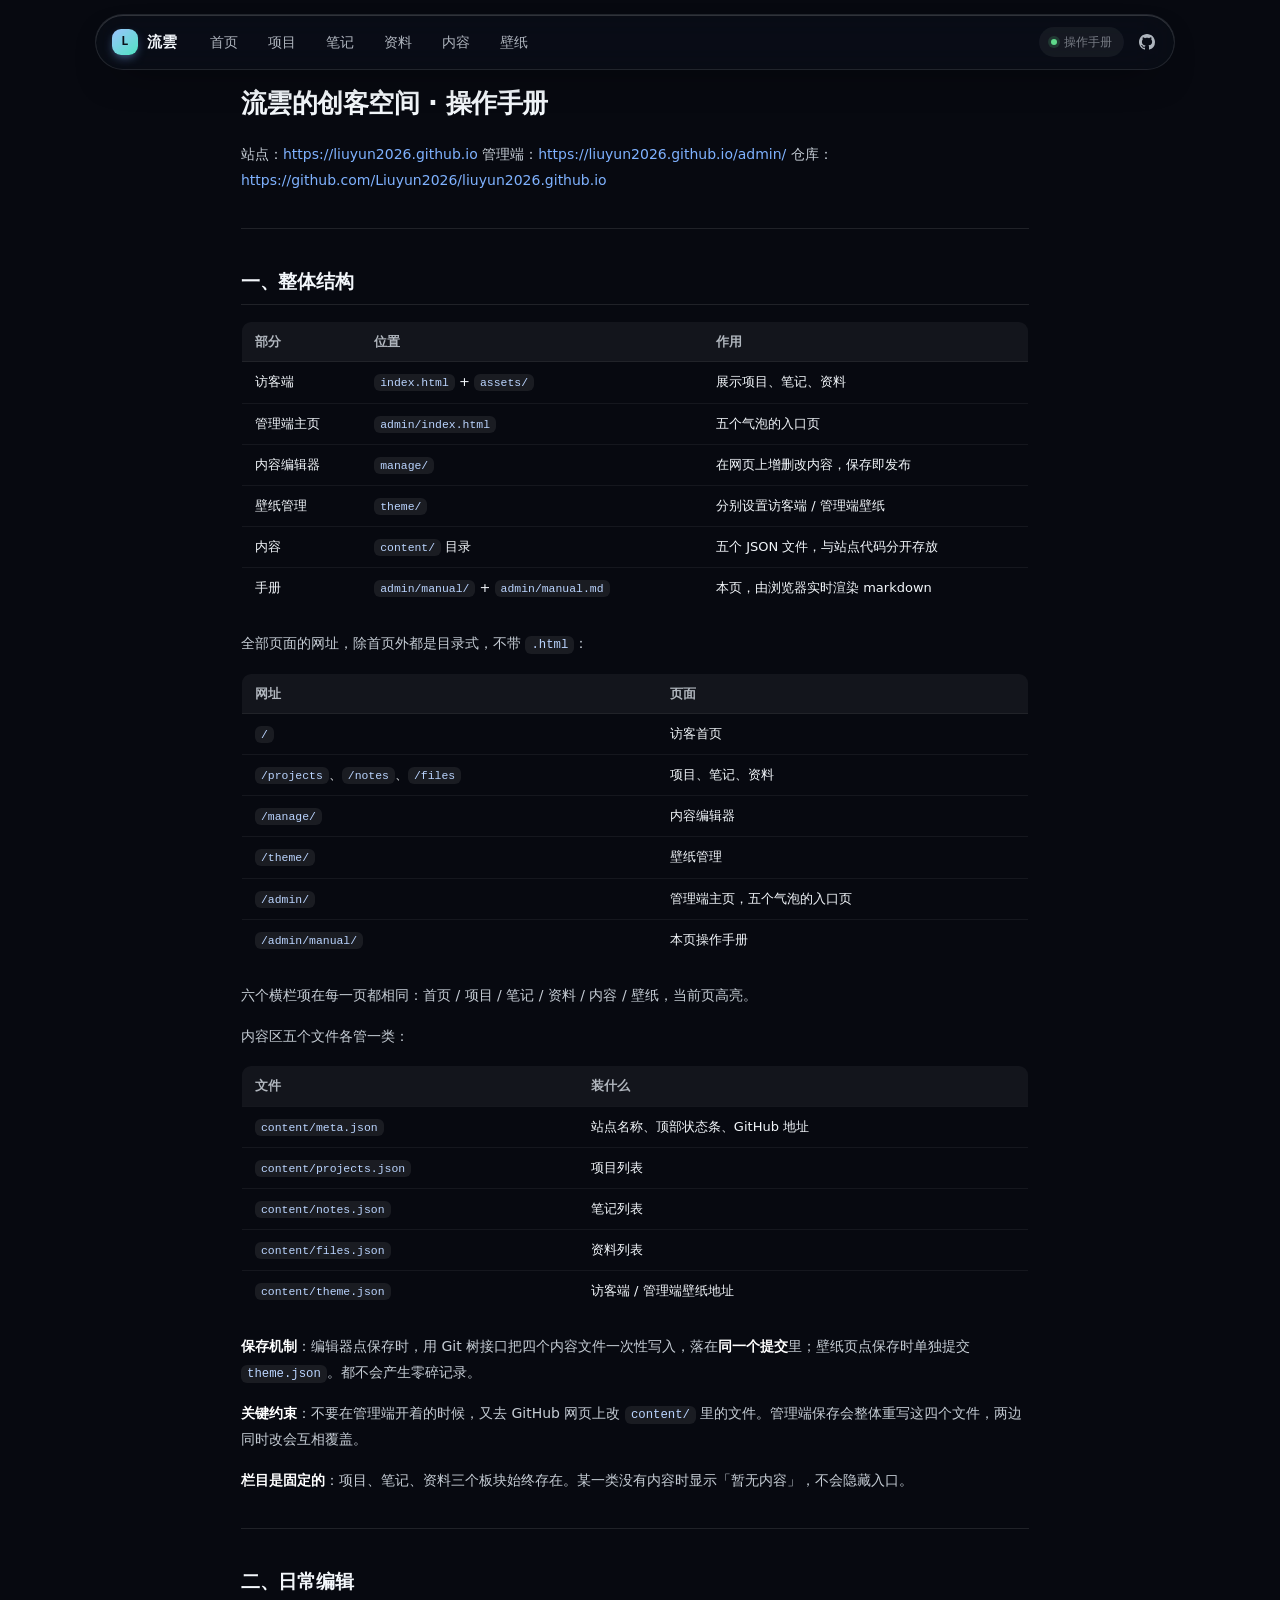
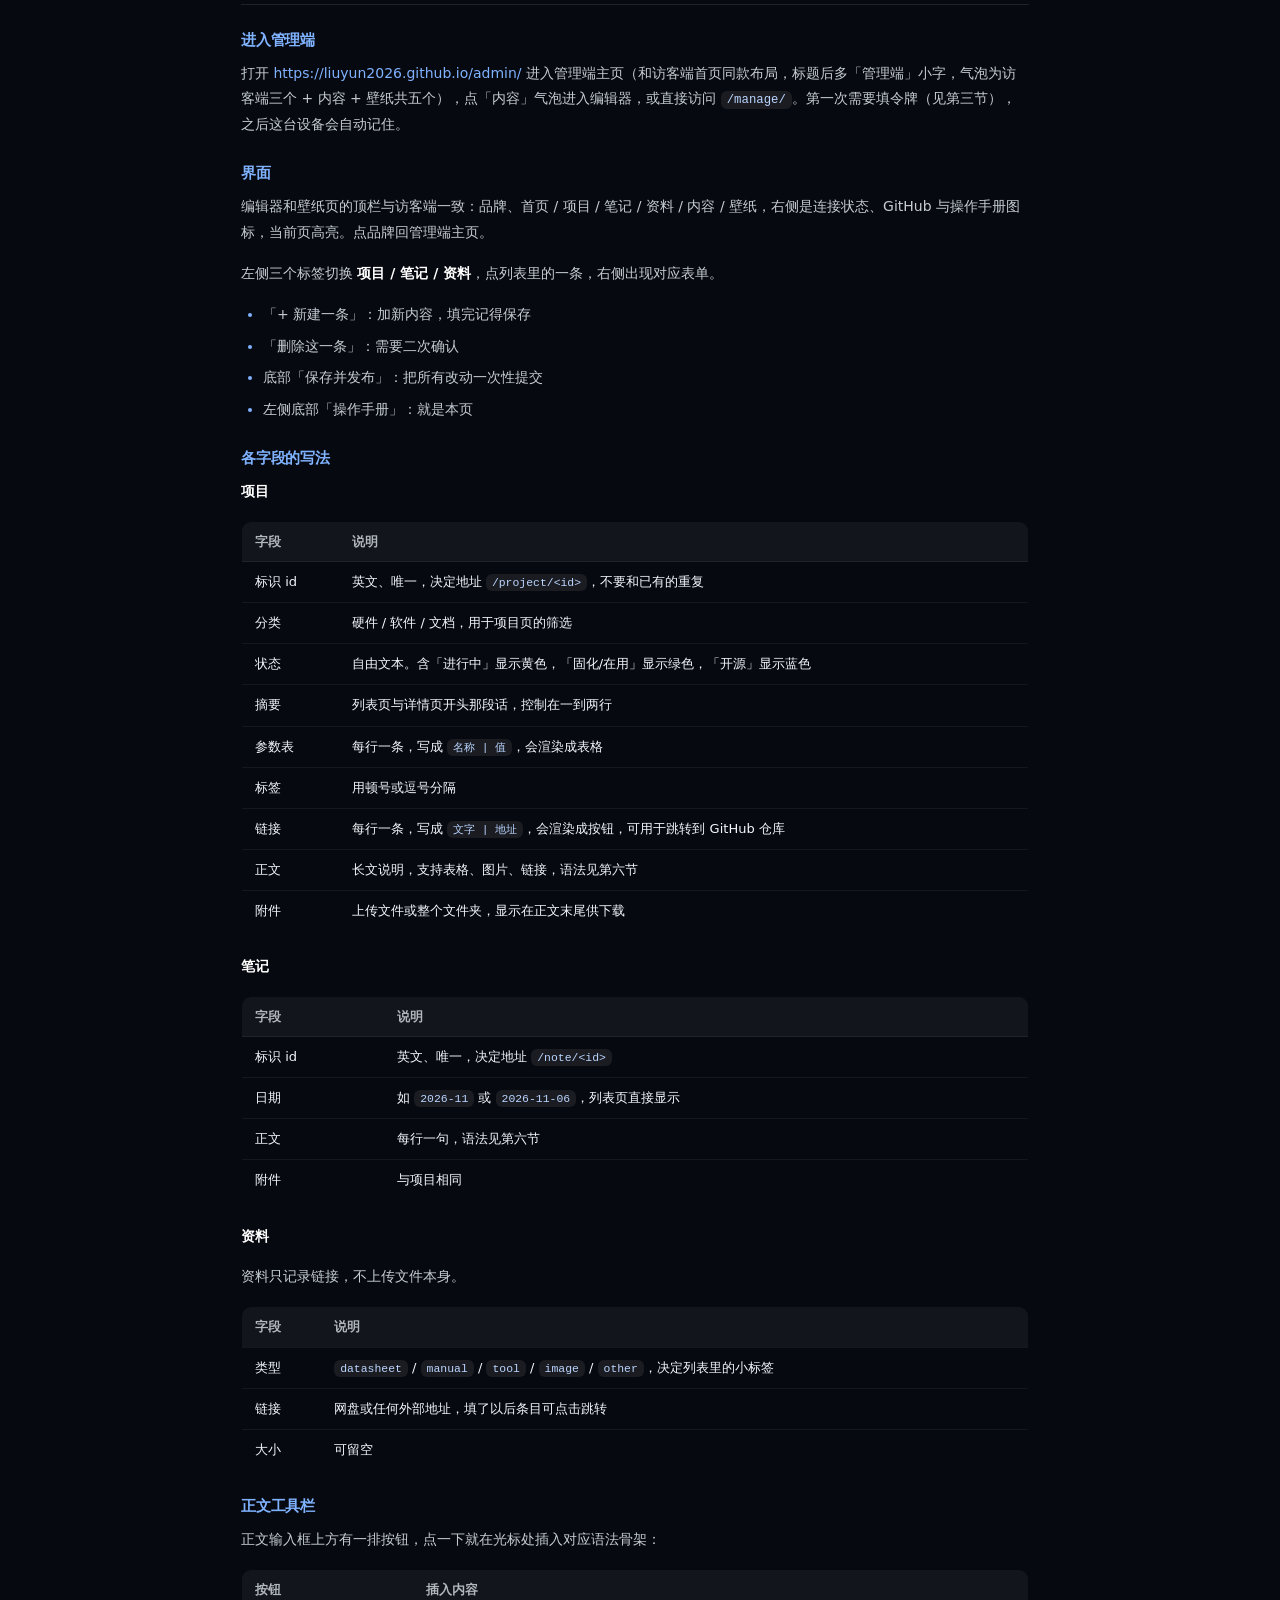
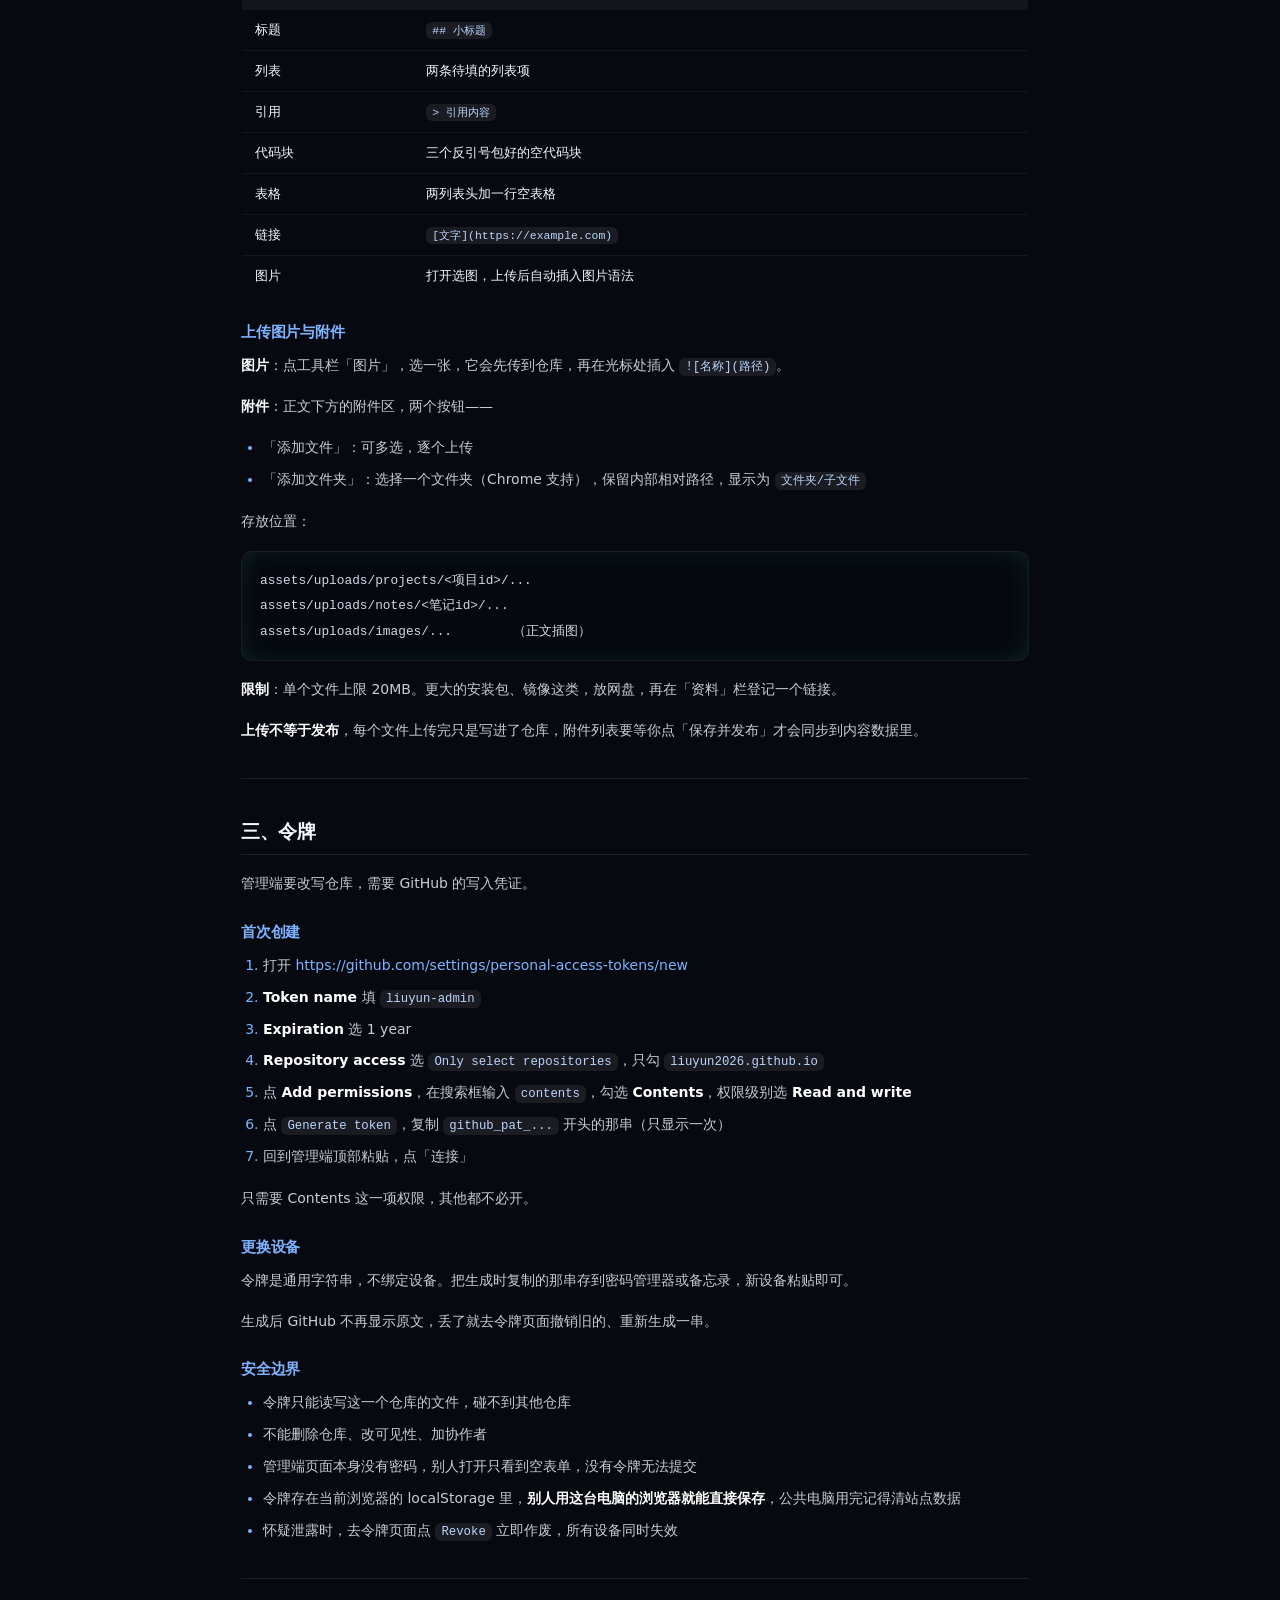
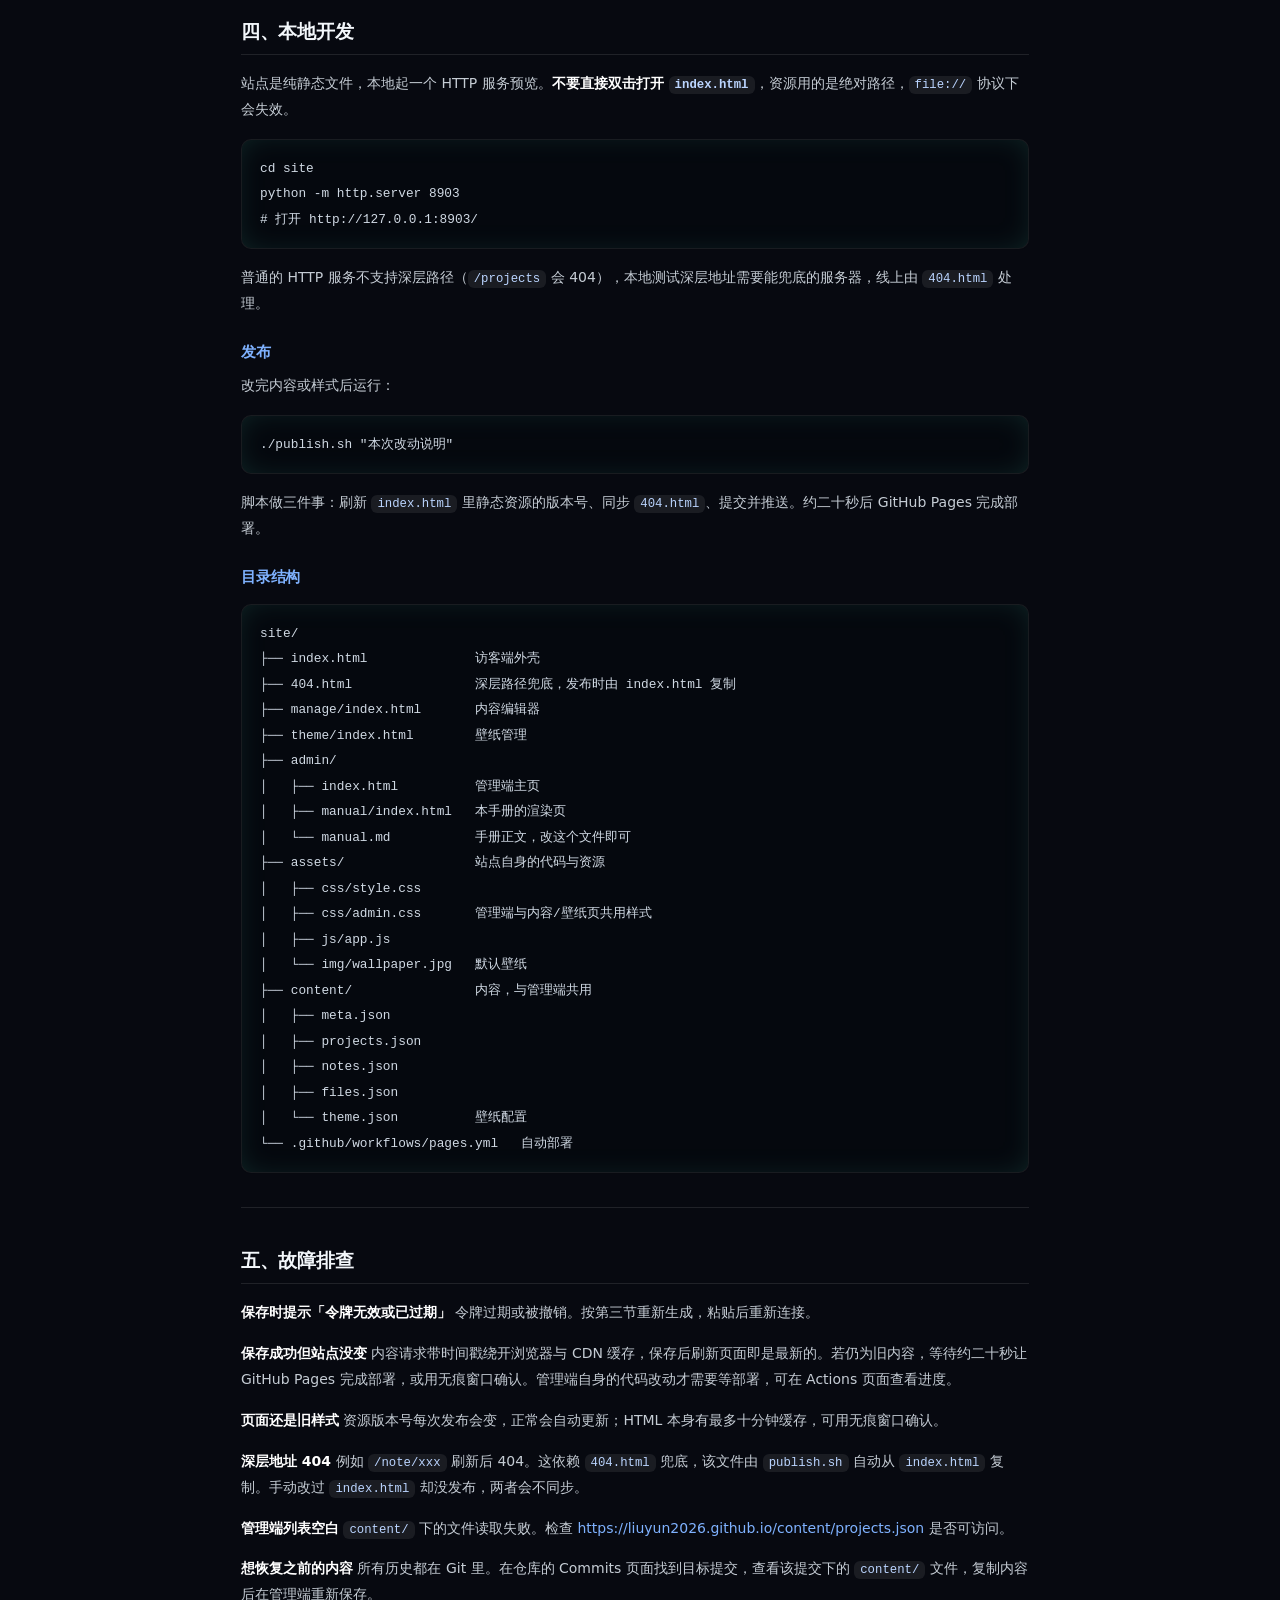
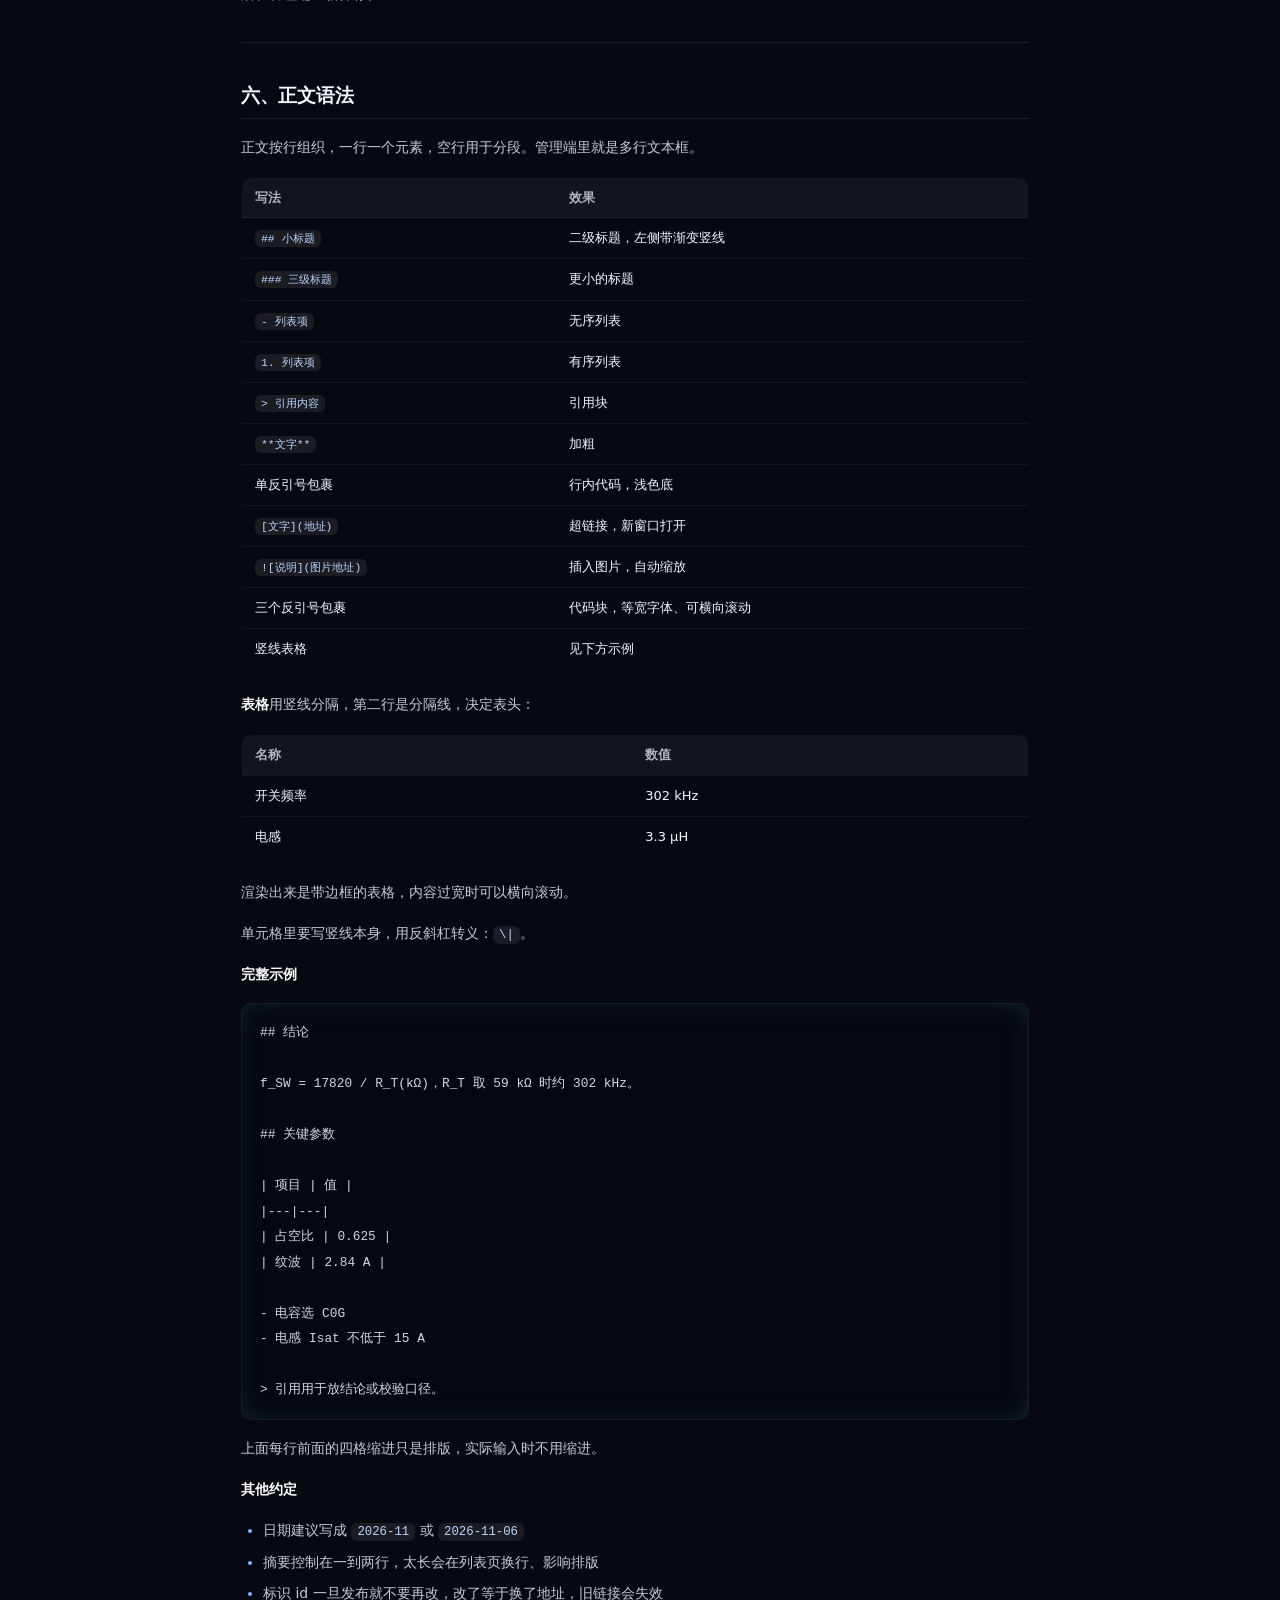
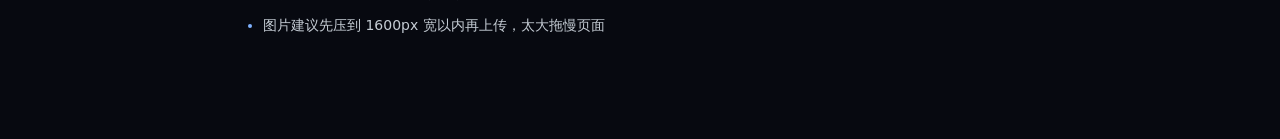
<file: admin/manual/index.html>
<!DOCTYPE html>
<html lang="zh-CN">
<head>
<meta charset="utf-8">
<meta name="viewport" content="width=device-width, initial-scale=1, viewport-fit=cover">
<title>操作手册 · 流雲的创客空间</title>
<meta name="color-scheme" content="dark">
<link rel="stylesheet" href="/assets/css/style.css?v=202611062034">
<link rel="stylesheet" href="/assets/css/admin.css?v=202611062034">
<style>
  .doc-top {
    max-width: 840px; margin: 0 auto;
    padding: 22px 26px 10px;
    display: flex; align-items: center; gap: 18px;
  }
  .doc-top a { font-size: 13px; color: var(--fg-3); }
  .doc-top a:hover { color: var(--accent); }
  .doc-top .sp { margin-left: auto; }

  .doc-wrap { max-width: 840px; margin: 0 auto; padding: 0 26px 60px; }

  .doc-prose { max-width: none; }
  .doc-prose h1 {
    font-size: 26px; margin: 10px 0 22px; letter-spacing: -.02em;
  }
  .doc-prose h2 {
    font-size: 19px; margin: 40px 0 16px; padding-bottom: 10px;
    border-bottom: 1px solid rgba(255,255,255,.1);
    padding-left: 0;
  }
  .doc-prose h2::before { display: none; }
  .doc-prose h3 { font-size: 15px; margin: 26px 0 10px; color: var(--accent); }
  .doc-prose p { margin: 0 0 15px; font-size: 14px; line-height: 1.85; color: rgba(228,236,244,.86); }
  .doc-prose ul, .doc-prose ol { margin: 0 0 16px; padding-left: 22px; font-size: 14px; line-height: 1.85; color: rgba(228,236,244,.86); }
  .doc-prose li { margin: 6px 0; }
  .doc-prose li::marker { color: var(--accent); }
  .doc-prose hr { border: 0; border-top: 1px solid rgba(255,255,255,.1); margin: 34px 0; }
  .doc-prose strong { color: #fff; }
  .doc-prose table {
    width: 100%; border-collapse: collapse; margin: 16px 0 22px;
    font-size: 13px; border-radius: 10px; overflow: hidden;
    border: 1px solid rgba(255,255,255,.12);
  }
  .doc-prose th, .doc-prose td {
    padding: 9px 13px; text-align: left; vertical-align: top;
    border-bottom: 1px solid rgba(255,255,255,.06);
  }
  .doc-prose th {
    background: rgba(255,255,255,.05); color: var(--fg-2);
    font-weight: 600; font-size: 12.5px;
  }
  .doc-prose tr:last-child td { border-bottom: 0; }
  .doc-prose code {
    font-family: var(--mono); font-size: .88em;
    background: rgba(255,255,255,.08); padding: 2px 6px; border-radius: 6px; color: #BBD5FF;
  }
  .doc-prose pre {
    margin: 16px 0; padding: 16px 18px; border-radius: 10px;
    background: rgba(6,9,14,.72); border: 1px solid rgba(255,255,255,.08);
    overflow-x: auto;
  }
  .doc-prose pre code { background: none; padding: 0; color: rgba(226,236,246,.92); font-size: 12.8px; line-height: 1.7; }
  .doc-prose blockquote {
    margin: 18px 0; padding: 14px 18px; border-radius: 10px;
    background: rgba(127,178,255,.08); border-left: 3px solid rgba(127,178,255,.55);
    color: var(--fg-2); font-size: 13.5px;
  }
  .doc-prose blockquote p { margin: 0; font-size: 13.5px; color: var(--fg-2); }
  .doc-prose a { color: var(--accent); }

  @media (max-width: 680px) {
    .doc-top, .doc-wrap { padding-left: 18px; padding-right: 18px; }
    .doc-prose h1 { font-size: 21px; }
    .doc-prose h2 { font-size: 17px; }
    .doc-prose table { font-size: 12px; }
    .doc-prose th, .doc-prose td { padding: 7px 10px; }
  }
</style>
</head>
<body>

<div class="bg" aria-hidden="true"></div>

<header class="nav adm-nav">
  <div class="nav-inner">
    <a class="brand" href="/">
      <span class="mark">L</span>
      <span class="brand-txt">流雲</span>
    </a>
    <nav class="nav-links">
      <a href="/">首页</a>
      <a href="/projects">项目</a>
      <a href="/notes">笔记</a>
      <a href="/files">资料</a>
      <a href="/manage/">内容</a>
      <a href="/theme/">壁纸</a>
    </nav>
    <div class="nav-right">
      <span class="nav-status"><i class="dot"></i><span>操作手册</span></span>
      <a class="nav-ico" href="https://github.com/Liuyun2026" target="_blank" rel="noopener" aria-label="GitHub"><svg width="16" height="16" viewBox="0 0 16 16" fill="currentColor" aria-hidden="true"><path d="M8 0C3.58 0 0 3.58 0 8c0 3.54 2.29 6.53 5.47 7.59.4.07.55-.17.55-.38 0-.19-.01-.82-.01-1.49-2.01.37-2.53-.49-2.69-.94-.09-.23-.48-.94-.82-1.13-.28-.15-.68-.52-.01-.53.63-.01 1.08.58 1.23.82.72 1.21 1.87.87 2.33.66.07-.52.28-.87.51-1.07-1.78-.2-3.64-.89-3.64-3.95 0-.87.31-1.59.82-2.15-.08-.2-.36-1.02.08-2.12 0 0 .67-.21 2.2.82.64-.18 1.32-.27 2-.27.68 0 1.36.09 2 .27 1.53-1.04 2.2-.82 2.2-.82.44 1.1.16 1.92.08 2.12.51.56.82 1.27.82 2.15 0 3.07-1.87 3.75-3.65 3.95.29.25.54.73.54 1.48 0 1.07-.01 1.93-.01 2.2 0 .21.15.46.55.38A7.995 7.995 0 0 0 16 8c0-4.42-3.58-8-8-8z"/></svg></a>
    </div>
  </div>
</header>

<main class="doc-wrap">
  <article class="prose doc-prose" id="doc">
    <p style="color:var(--fg-3)">加载中…</p>
  </article>
</main>

<script>
(function () {
  "use strict";

  function esc(s) {
    return String(s == null ? "" : s).replace(/[&<>"']/g, function (c) {
      return { "&": "&amp;", "<": "&lt;", ">": "&gt;", '"': "&quot;", "'": "&#39;" }[c];
    });
  }

  /* 行内标记：先把行内代码抽成占位符，处理完其它语法再还原，
     避免代码里的 ** 或方括号被误解析 */
  function inline(t) {
    var codes = [];
    var s = String(t).replace(/`([^`]+)`/g, function (_, c) {
      codes.push(c);
      return "\u0001" + (codes.length - 1) + "\u0001";
    });
    s = esc(s)
      .replace(/\*\*([^*]+)\*\*/g, "<strong>$1</strong>")
      .replace(/\[([^\]]+)\]\((https?:\/\/[^)\s]+)\)/g, '<a href="$2" target="_blank" rel="noopener">$1</a>')
      /* 转义后尖括号变成 &lt; &gt;，自动链接要按转义后的形态匹配 */
      .replace(/&lt;(https?:\/\/[^\s&]+)&gt;/g, '<a href="$1" target="_blank" rel="noopener">$1</a>');
    s = s.replace(/\u0001(\d+)\u0001/g, function (_, n) {
      return "<code>" + esc(codes[+n]) + "</code>";
    });
    return s;
  }

  function splitRow(line) {
    var s = line.trim().replace(/^\|/, "").replace(/\|$/, "");
    var cells = [], cur = "";
    for (var i = 0; i < s.length; i++) {
      var ch = s[i];
      if (ch === "\\" && s[i + 1] === "|") { cur += "|"; i++; continue; }
      if (ch === "|") { cells.push(cur.trim()); cur = ""; continue; }
      cur += ch;
    }
    cells.push(cur.trim());
    return cells;
  }

  function renderMd(text) {
    var lines = text.replace(/\r\n/g, "\n").split("\n");
    var out = [], i = 0;

    function isTableSep(s) {
      return /^\s*\|?[\s:|-]+\|[\s:|-]*$/.test(s) && s.indexOf("-") >= 0;
    }

    while (i < lines.length) {
      var line = lines[i];

      /* 代码块 */
      if (/^\s*```/.test(line)) {
        var buf = [];
        i++;
        while (i < lines.length && !/^\s*```/.test(lines[i])) { buf.push(lines[i]); i++; }
        i++;
        out.push("<pre><code>" + esc(buf.join("\n")) + "</code></pre>");
        continue;
      }

      /* 表格 */
      if (/^\s*\|/.test(line) && i + 1 < lines.length && isTableSep(lines[i + 1])) {
        var head = splitRow(line);
        i += 2;
        var body = [];
        while (i < lines.length && /^\s*\|/.test(lines[i])) { body.push(splitRow(lines[i])); i++; }
        var h = "<table><thead><tr>" + head.map(function (c) { return "<th>" + inline(c) + "</th>"; }).join("") + "</tr></thead><tbody>";
        var b = body.map(function (r) {
          return "<tr>" + r.map(function (c) { return "<td>" + inline(c) + "</td>"; }).join("") + "</tr>";
        }).join("");
        out.push(h + b + "</tbody></table>");
        continue;
      }

      /* 标题 */
      var m = line.match(/^(#{1,3})\s+(.*)$/);
      if (m) {
        var lv = m[1].length;
        out.push("<h" + lv + ">" + inline(m[2]) + "</h" + lv + ">");
        i++;
        continue;
      }

      /* 分隔线 */
      if (/^\s*(-{3,}|\*{3,})\s*$/.test(line)) { out.push("<hr>"); i++; continue; }

      /* 引用 */
      if (/^\s*>\s?/.test(line)) {
        var q = [];
        while (i < lines.length && /^\s*>\s?/.test(lines[i])) {
          q.push(lines[i].replace(/^\s*>\s?/, ""));
          i++;
        }
        out.push("<blockquote><p>" + inline(q.join(" ")) + "</p></blockquote>");
        continue;
      }

      /* 有序列表 */
      if (/^\s*\d+\.\s+/.test(line)) {
        var ol = [];
        while (i < lines.length && /^\s*\d+\.\s+/.test(lines[i])) {
          ol.push(lines[i].replace(/^\s*\d+\.\s+/, ""));
          i++;
        }
        out.push("<ol>" + ol.map(function (x) { return "<li>" + inline(x) + "</li>"; }).join("") + "</ol>");
        continue;
      }

      /* 无序列表 */
      if (/^\s*[-*]\s+/.test(line)) {
        var ul = [];
        while (i < lines.length && /^\s*[-*]\s+/.test(lines[i])) {
          ul.push(lines[i].replace(/^\s*[-*]\s+/, ""));
          i++;
        }
        out.push("<ul>" + ul.map(function (x) { return "<li>" + inline(x) + "</li>"; }).join("") + "</ul>");
        continue;
      }

      /* 缩进代码块（四空格，用于排版示例） */
      if (/^    \S/.test(line)) {
        var cbuf = [];
        while (i < lines.length && (/^    /.test(lines[i]) || lines[i].trim() === "")) {
          if (lines[i].trim() === "" && !(i + 1 < lines.length && /^    /.test(lines[i + 1]))) break;
          cbuf.push(lines[i].replace(/^    /, ""));
          i++;
        }
        out.push("<pre><code>" + esc(cbuf.join("\n")) + "</code></pre>");
        continue;
      }

      /* 空行 */
      if (!line.trim()) { i++; continue; }

      /* 段落：收集到空行为止 */
      var para = [];
      while (i < lines.length && lines[i].trim() &&
             !/^(#{1,3}\s|\s*\||\s*[-*]\s|\s*\d+\.\s|\s*>|\s*```|-{3,})/.test(lines[i])) {
        para.push(lines[i]);
        i++;
      }
      if (para.length) out.push("<p>" + inline(para.join(" ")) + "</p>");
    }
    return out.join("\n");
  }

  fetch("/admin/manual.md", { cache: "no-cache" })
    .then(function (r) {
      if (!r.ok) throw new Error(r.status);
      return r.text();
    })
    .then(function (text) {
      document.getElementById("doc").innerHTML = renderMd(text);
    })
    .catch(function () {
      document.getElementById("doc").innerHTML = '<p style="color:#F2757A">手册加载失败</p>';
    });
})();
</script>
</body>
</html>
</file>
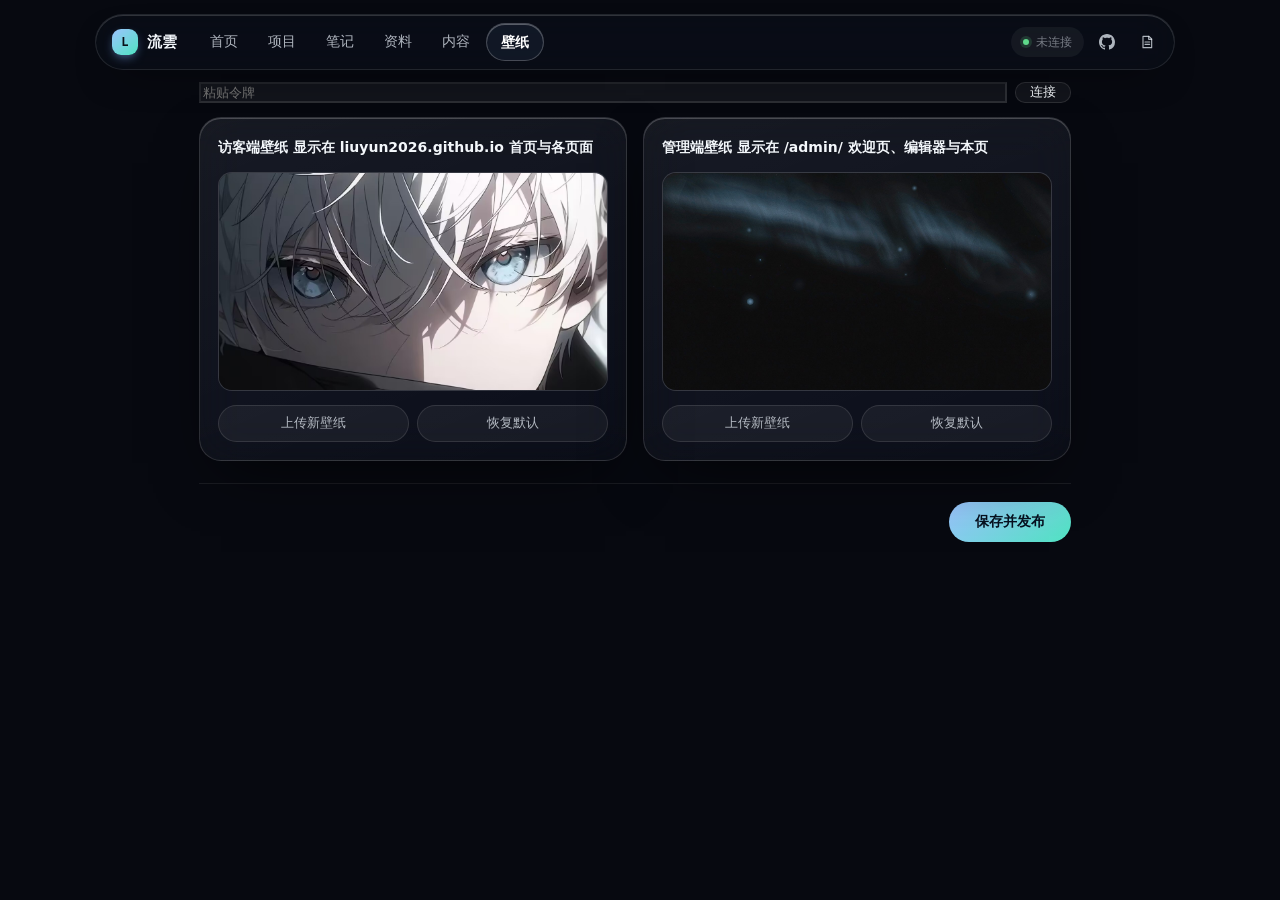
<file: admin/theme/index.html>
<!DOCTYPE html>
<html lang="zh-CN">
<head>
<meta charset="utf-8">
<meta name="viewport" content="width=device-width, initial-scale=1">
<title>壁纸管理 · 流雲的创客空间</title>
<meta name="robots" content="noindex">
<meta name="color-scheme" content="dark">
<link rel="icon" href="data:image/svg+xml,%3Csvg xmlns='http://www.w3.org/2000/svg' viewBox='0 0 32 32'%3E%3Crect width='32' height='32' rx='9' fill='%230B0F16'/%3E%3Ctext x='16' y='22' font-family='monospace' font-size='15' font-weight='bold' fill='%237FB2FF' text-anchor='middle'%3EM%3C/text%3E%3C/svg%3E">
<link rel="stylesheet" href="/assets/css/style.css">
<link rel="stylesheet" href="/assets/css/admin.css">
</head>
<body>

<div class="bg" aria-hidden="true"></div>

<div class="adm-page">
<header class="nav adm-nav">
  <div class="nav-inner">
    <a class="brand" href="/admin/">
      <span class="mark">L</span>
      <span class="brand-txt">流雲</span>
    </a>
    <nav class="nav-links">
      <a href="/">首页</a>
      <a href="/projects">项目</a>
      <a href="/notes">笔记</a>
      <a href="/files">资料</a>
      <a href="/admin/manage/">内容</a>
      <a href="/admin/theme/" class="on">壁纸</a>
    </nav>
    <div class="nav-right">
      <span class="nav-status"><i class="dot"></i><span id="status">未连接</span></span>
      <a class="nav-ico" id="navGithub" href="https://github.com/Liuyun2026" target="_blank" rel="noopener" aria-label="GitHub"><svg width="16" height="16" viewBox="0 0 16 16" fill="currentColor" aria-hidden="true"><path d="M8 0C3.58 0 0 3.58 0 8c0 3.54 2.29 6.53 5.47 7.59.4.07.55-.17.55-.38 0-.19-.01-.82-.01-1.49-2.01.37-2.53-.49-2.69-.94-.09-.23-.48-.94-.82-1.13-.28-.15-.68-.52-.01-.53.63-.01 1.08.58 1.23.82.72 1.21 1.87.87 2.33.66.07-.52.28-.87.51-1.07-1.78-.2-3.64-.89-3.64-3.95 0-.87.31-1.59.82-2.15-.08-.2-.36-1.02.08-2.12 0 0 .67-.21 2.2.82.64-.18 1.32-.27 2-.27.68 0 1.36.09 2 .27 1.53-1.04 2.2-.82 2.2-.82.44 1.1.16 1.92.08 2.12.51.56.82 1.27.82 2.15 0 3.07-1.87 3.75-3.65 3.95.29.25.54.73.54 1.48 0 1.07-.01 1.93-.01 2.2 0 .21.15.46.55.38A7.995 7.995 0 0 0 16 8c0-4.42-3.58-8-8-8z"/></svg></a>
      <a class="nav-ico" href="/admin/manual/" target="_blank" rel="noopener" aria-label="操作手册">
        <svg width="16" height="16" viewBox="0 0 24 24" fill="none" stroke="currentColor" stroke-width="1.7" stroke-linecap="round" stroke-linejoin="round"><path d="M6 3.5h9L19 7.5v13H6z"/><path d="M14.5 3.5V8H19"/><path d="M9 12h7M9 15.5h7"/></svg>
      </a>
    </div>
  </div>
</header>

<main class="theme-main">
  <div class="adm-token" id="tokenRow">
    <input id="tokenInput" type="password" placeholder="粘贴令牌" autocomplete="off">
    <button id="tokenSave">连接</button>
  </div>

  <div class="theme-grid">
    <section class="adm-panel theme-card">
      <div class="theme-name">访客端壁纸 <span class="hintline" style="display:inline">显示在 liuyun2026.github.io 首页与各页面</span></div>
      <div class="theme-preview"><img id="prev-guest" alt="访客端壁纸预览"></div>
      <div class="theme-actions">
        <button data-side="guest" data-act="upload">上传新壁纸</button>
        <button data-side="guest" data-act="reset">恢复默认</button>
      </div>
    </section>

    <section class="adm-panel theme-card">
      <div class="theme-name">管理端壁纸 <span class="hintline" style="display:inline">显示在 /admin/ 欢迎页、编辑器与本页</span></div>
      <div class="theme-preview"><img id="prev-admin" alt="管理端壁纸预览"></div>
      <div class="theme-actions">
        <button data-side="admin" data-act="upload">上传新壁纸</button>
        <button data-side="admin" data-act="reset">恢复默认</button>
      </div>
    </section>
  </div>

  <div class="theme-foot">
    <div class="adm-msg" id="msg"></div>
    <button class="adm-save" id="saveBtn">保存并发布</button>
  </div>
</main>
</div>

<script>
(function () {
  "use strict";

  var OWNER = "Liuyun2026", REPO = "liuyun2026.github.io", BRANCH = "main";
  var TOKEN_KEY = "gh_admin_token";
  var DEFAULT_WALLPAPER = "/assets/img/wallpaper.jpg";

  var theme = { guest: DEFAULT_WALLPAPER, admin: DEFAULT_WALLPAPER };
  var dirty = false;

  function $(id) { return document.getElementById(id); }
  function esc(s) {
    return String(s == null ? "" : s).replace(/[&<>"']/g, function (c) {
      return { "&": "&amp;", "<": "&lt;", ">": "&gt;", '"': "&quot;", "'": "&#39;" }[c];
    });
  }
  function msg(text, kind) {
    var m = $("msg");
    if (!m) return;
    m.textContent = text || "";
    m.className = "adm-msg" + (kind ? " " + kind : "");
  }
  function token() { return localStorage.getItem(TOKEN_KEY) || ""; }

  function markDirty() {
    dirty = true;
    applyLocal();
  }

  /* 改动立即反映到本页背景，所见即所得 */
  function applyLocal() {
    var bg = document.querySelector(".bg");
    if (bg) bg.style.backgroundImage = 'url("' + theme.admin + '")';
  }

  function refreshPreview(side) {
    $("prev-" + side).src = theme[side];
  }

  /* ---------- 启动 ---------- */
  function boot() {
    if (token()) {
      $("status").textContent = "已连接";
      $("status").classList.add("on");
      $("tokenRow").style.display = "none";
    }
    fetch("/content/theme.json?t=" + Date.now()).then(function (r) {
      if (!r.ok) throw new Error("theme");
      return r.json();
    }).then(function (t) {
      theme.guest = t.guest || DEFAULT_WALLPAPER;
      theme.admin = t.admin || DEFAULT_WALLPAPER;
      refreshPreview("guest");
      refreshPreview("admin");
      applyLocal();
    }).catch(function () {
      refreshPreview("guest");
      refreshPreview("admin");
      applyLocal();
    });
  }

  /* ---------- 上传 ----------
   * 每次上传为新文件（assets/img/wallpaper-{端}-{时间戳}.jpg），
   * 由 theme.json 指向最新一张，旧图保留在仓库里可随时回退
   */
  function b64FromBuf(buf) {
    var bytes = new Uint8Array(buf), bin = "";
    for (var i = 0; i < bytes.length; i++) bin += String.fromCharCode(bytes[i]);
    return btoa(bin);
  }
  function extOf(name) {
    var m = String(name).toLowerCase().match(/\.(png|jpe?g|webp|gif|avif)$/);
    return m ? m[1].replace("jpeg", "jpg") : "jpg";
  }

  function uploadWallpaper(side, file) {
    var tk = token();
    if (!tk) { msg("请先填入令牌并连接", "err"); return; }
    if (file.size > 20 * 1024 * 1024) { msg("图片超过 20MB，请压缩后再传", "err"); return; }

    msg("上传壁纸中…");
    var rel = "assets/img/wallpaper-" + side + "-" + Date.now() + "." + extOf(file.name);
    var api = "https://api.github.com/repos/" + OWNER + "/" + REPO + "/contents/" + rel;

    file.arrayBuffer().then(function (buf) {
      return fetch(api, {
        method: "PUT",
        headers: {
          "Authorization": "Bearer " + tk,
          "Accept": "application/vnd.github+json",
          "Content-Type": "application/json"
        },
        body: JSON.stringify({
          message: "上传壁纸（" + side + "）：" + file.name,
          content: b64FromBuf(buf),
          branch: BRANCH
        })
      });
    }).then(function (r) {
      if (!r.ok) return r.text().then(function () { throw new Error("上传失败 " + r.status); });
      theme[side] = "/" + rel;
      refreshPreview(side);
      markDirty();
      msg("已上传，点「保存并发布」后生效", "ok");
    }).catch(function (e) { msg(e.message, "err"); });
  }

  /* ---------- 事件 ---------- */
  document.querySelector(".theme-grid").addEventListener("click", function (e) {
    var btn = e.target.closest("button[data-side]");
    if (!btn) return;
    var side = btn.getAttribute("data-side");
    var act = btn.getAttribute("data-act");

    if (act === "reset") {
      theme[side] = DEFAULT_WALLPAPER;
      refreshPreview(side);
      markDirty();
      msg("已切回默认壁纸，记得点保存", "ok");
      return;
    }

    if (act === "upload") {
      var inp = document.createElement("input");
      inp.type = "file";
      inp.accept = "image/*";
      inp.onchange = function () {
        if (inp.files.length) uploadWallpaper(side, inp.files[0]);
      };
      inp.click();
    }
  });

  $("tokenSave").addEventListener("click", function () {
    var v = $("tokenInput").value.trim();
    if (!v) return;
    localStorage.setItem(TOKEN_KEY, v);
    $("tokenInput").value = "";
    $("tokenRow").style.display = "none";
    $("status").textContent = "已连接";
    $("status").classList.add("on");
    msg("已保存令牌到本机浏览器", "ok");
  });

  /* ---------- 保存：只提交 theme.json 一个文件 ---------- */
  $("saveBtn").addEventListener("click", async function () {
    var tk = token();
    if (!tk) { msg("请先填入令牌并连接", "err"); return; }

    var btn = this;
    btn.disabled = true;
    msg("提交中…");

    var api = "https://api.github.com/repos/" + OWNER + "/" + REPO;
    var H = { "Authorization": "Bearer " + tk, "Accept": "application/vnd.github+json" };
    var HJ = { "Authorization": "Bearer " + tk, "Accept": "application/vnd.github+json", "Content-Type": "application/json" };

    try {
      var head = await fetch(api + "/git/ref/heads/" + BRANCH, { headers: H }).then(function (r) {
        if (r.status === 401) throw new Error("令牌无效或已过期");
        if (r.status === 404) throw new Error("找不到仓库或分支");
        return r.json();
      });
      var headSha = head.object.sha;

      var commit = await fetch(api + "/git/commits/" + headSha, { headers: H }).then(function (r) { return r.json(); });

      var blob = await fetch(api + "/git/blobs", {
        method: "POST", headers: HJ,
        body: JSON.stringify({ content: JSON.stringify(theme, null, 2) + "\n", encoding: "utf-8" })
      }).then(function (r) {
        if (!r.ok) throw new Error("写入文件失败");
        return r.json();
      });

      var newTree = await fetch(api + "/git/trees", {
        method: "POST", headers: HJ,
        body: JSON.stringify({
          base_tree: commit.tree.sha,
          tree: [{ path: "content/theme.json", mode: "100644", type: "blob", sha: blob.sha }]
        })
      }).then(function (r) { return r.json(); });

      var newCommit = await fetch(api + "/git/commits", {
        method: "POST", headers: HJ,
        body: JSON.stringify({
          message: "壁纸更新：" + new Date().toISOString().slice(0, 16).replace("T", " "),
          tree: newTree.sha,
          parents: [headSha]
        })
      }).then(function (r) { return r.json(); });

      await fetch(api + "/git/refs/heads/" + BRANCH, {
        method: "PATCH", headers: HJ,
        body: JSON.stringify({ sha: newCommit.sha })
      }).then(function (r) {
        if (!r.ok) throw new Error("更新分支失败");
        return r.json();
      });

      dirty = false;
      msg("已提交，刷新页面即可看到新壁纸", "ok");
    } catch (e) {
      msg(e.message, "err");
    }

    btn.disabled = false;
  });

  window.addEventListener("beforeunload", function (e) {
    if (dirty) { e.preventDefault(); e.returnValue = ""; }
  });

  boot();
})();
</script>
</body>
</html>
</file>
<file: assets/css/style.css>
/* ============================================================================
 * style.css —— 壁纸 + 玻璃果冻风
 * 结构：变量 → 基础与背景 → 玻璃基元 → 导航 → 首页 → 区块 → 卡片 → 详情
 *       → 筛选 → 笔记 → 文件 → 技能 → 页脚 → 动效 → 响应式
 * ========================================================================== */

:root {
  --bg:        #070910;
  --fg:        #F3F7FB;
  --fg-2:      rgba(233, 240, 248, .74);
  --fg-3:      rgba(233, 240, 248, .46);
  --accent:    #7FB2FF;
  --accent-2:  #4FE3C1;
  --warn:      #E8C15C;
  --ok:        #5FD98B;

  --glass-hi:  rgba(255, 255, 255, .105);
  --glass-lo:  rgba(255, 255, 255, .035);
  --edge:      rgba(255, 255, 255, .13);
  --edge-hi:   rgba(255, 255, 255, .24);

  /* ---- 玻璃档位 ----
     所有浮在壁纸上的框都读这一组变量，切磨砂 / 透明只改变量值。
     之前是「组件各自写死 + html.glass-clear 下逐条覆盖」，
     每加一个组件都要往三份选择器清单里补名字，漏一个就不跟随。 */
  /* 大块：卡片、列表、表格、面板 */
  --g-blur:      22px;
  --g-sat:       170%;
  --g-bg-a:      rgba(255, 255, 255, .07);   /* 列表类底色 */
  --g-bg-b:      rgba(255, 255, 255, .022);
  --g-card-a:    var(--glass-hi);            /* 卡片类底色，比列表厚一点 */
  --g-card-b:    var(--glass-lo);
  --g-edge:      var(--edge);
  --g-sh:        0 24px 60px -22px rgba(0, 0, 0, .72), inset 0 1px 0 rgba(255, 255, 255, .22);
  --g-sh-hi:     var(--sh-hi), 0 0 46px -14px rgba(127, 178, 255, .3), var(--inner);
  /* 小控件：搜索框、筛选标签、胶囊。面积小，模糊给低一档 */
  --g-blur-sm:   14px;
  --g-sat-sm:    150%;
  --g-bg-sm:     rgba(255, 255, 255, .05);
  --g-edge-sm:   rgba(255, 255, 255, .1);
  /* 主卡片：比其余大块更厚，单独一组 */
  --g-jelly-blur: 34px;
  --g-jelly-sat:  190%;
  --g-jelly-bg:   linear-gradient(158deg, rgba(255, 255, 255, .13), rgba(255, 255, 255, .045) 46%, rgba(255, 255, 255, .02));
  --g-jelly-edge: rgba(255, 255, 255, .16);
  /* 骨架：顶栏做压暗，页脚做淡化，两者语义不同，各留一组 */
  --g-nav-bg:    rgba(12, 16, 24, .5);
  --g-nav-blur:  22px;
  --g-nav-sat:   180%;
  --g-nav-edge:  rgba(255, 255, 255, .1);
  --g-nav-sh:    0 16px 40px -22px rgba(0, 0, 0, .9), inset 0 1px 0 rgba(255, 255, 255, .16);
  --g-foot-bg:   rgba(255, 255, 255, .035);
  --g-foot-blur: 16px;
  --g-foot-edge: rgba(255, 255, 255, .07);
  /* 气泡与提示条 */
  --g-bubble-blur: 20px;
  --g-bubble-sat:  180%;
  --g-hint-bg:   rgba(255, 255, 255, .035);
  --g-hint-edge: rgba(255, 255, 255, .14);
  /* 管理端面板内部的输入框、按钮、预览框与弹层。
     面板自身已是 backdrop root，内部再挂模糊也看不到壁纸，所以只调底色 */
  --g-well-bg:            rgba(255, 255, 255, .05);
  --g-well-edge:          rgba(255, 255, 255, .11);
  --g-well-on-bg:         rgba(26, 35, 51, .75);
  --g-well-on-edge:       rgba(255, 255, 255, .24);
  --g-well-accent-bg:     rgba(47, 123, 255, .2);
  --g-well-accent-edge:   rgba(47, 123, 255, .55);
  --g-well-foot-bg:       rgba(8, 11, 17, .5);
  --g-well-pop-bg:        rgba(18, 22, 30, .97);
  --g-well-on-item-bg:    rgba(255, 255, 255, .09);
  --g-well-on-item-edge:  rgba(255, 255, 255, .16);

  --r-sm: 12px;
  --r:    22px;
  --r-lg: 44px;

  --sh-hi:  0 32px 80px -24px rgba(0, 0, 0, .8);
  --inner:  inset 0 1px 0 rgba(255, 255, 255, .22);

  --mono: "JetBrains Mono", "Cascadia Code", "SFMono-Regular", Consolas, monospace;
  --sans: "Inter", system-ui, -apple-system, "PingFang SC", "Microsoft YaHei", "Segoe UI", sans-serif;

  --w: 1080px;
  --ease: cubic-bezier(.16, 1, .3, 1);
}

* { box-sizing: border-box; }

html {
  background: var(--bg);
  -webkit-text-size-adjust: 100%;
  /* 不开 scroll-behavior: smooth。切换视图时 render() 会把滚动归零，
     平滑滚动会和新页面的滑入动画叠在一起，表现为内容整体上下滑一段，
     壁纸又是 fixed，相对之下就像壁纸在跳。站内没有需要平滑滚动的锚点 */
  scroll-behavior: auto;
}

/* 滚动条槽位常驻。管理端「内容」视图会切成固定视口高，文档滚动条随之
   出现或消失；宽度一变，居中的顶栏与 cover 壁纸就会横向跳动。 */
html {
  scrollbar-gutter: stable;
  /* 必须显式写 overflow-x。html 为 visible 时，body 的 overflow-x: hidden
     会传播到视口、body 自身反而不再裁剪；#admView 切换时的 translateX
     溢出就会撑出横向滚动条，挤掉 15px 视口高度，fixed 的壁纸层跟着变矮，
     cover 重新缩放——表现就是壁纸上下伸缩。显式设成 hidden 后，裁剪由
     body 自己承担，不会再有横向滚动条。 */
  overflow-x: hidden;
}
@supports not (scrollbar-gutter: stable) {
  html { overflow-y: scroll; }
}

body {
  margin: 0;
  min-height: 100vh;
  color: var(--fg);
  font-family: var(--sans);
  font-size: 15px;
  line-height: 1.7;
  -webkit-font-smoothing: antialiased;
  text-rendering: optimizeLegibility;
  overflow-x: hidden;
}

/* ---- 背景壁纸层 ---- */
.bg {
  position: fixed;
  inset: 0;
  z-index: 0;
  pointer-events: none;
  background: #070910 center / cover no-repeat;
  /* 地址与淡入交给脚本：图片没解码完就挂上的话，浏览器会从上往下一段段画出来，
     就是「上半张出来了、下面没有」。解完再一次性亮起来 */
  opacity: 0;
  /* 淡入越短越好：它上面压着一层整屏玻璃（磨砂档视觉半径 109px），
     背景每变一次就要重算一遍背板，实测一帧 100ms 以上。
     320ms 的淡入会撞出两帧长帧，压到 140ms 只剩一帧，且看不出一刀切 */
  transition: opacity .14s ease;
  filter: brightness(1.32) saturate(1.05);
  transform: translateZ(0);
}
.bg.bg-on { opacity: 1; }
.bg::after {
  content: "";
  position: absolute;
  inset: 0;
  background:
    radial-gradient(120% 72% at 50% -6%, rgba(7, 9, 16, .04), rgba(7, 9, 16, .4) 52%, rgba(7, 9, 16, .84) 100%),
    linear-gradient(180deg, rgba(7, 9, 16, .06) 0%, rgba(7, 9, 16, .34) 48%, rgba(7, 9, 16, .88) 100%);
}

main { position: relative; z-index: 1; }
footer { position: relative; z-index: 1; }

a { color: var(--accent); text-decoration: none; transition: color .2s; }
a:hover { color: #A9CBFF; }

h1, h2, h3, h4 { margin: 0; font-weight: 640; line-height: 1.32; letter-spacing: -.015em; }

::selection { background: rgba(127, 178, 255, .32); color: #fff; }

:focus-visible { outline: 2px solid var(--accent); outline-offset: 3px; border-radius: 6px; }

::-webkit-scrollbar { width: 10px; }
::-webkit-scrollbar-track { background: transparent; }
::-webkit-scrollbar-thumb { background: rgba(255, 255, 255, .14); border-radius: 8px; border: 3px solid transparent; background-clip: content-box; }
::-webkit-scrollbar-thumb:hover { background: rgba(255, 255, 255, .26); background-clip: content-box; }

.wrap { width: 100%; max-width: var(--w); margin: 0 auto; padding: 0 26px; position: relative; z-index: 1; }

.mono { font-family: var(--mono); font-size: .92em; }
.dim { color: var(--fg-2); }
.faint { color: var(--fg-3); }

/* ---- 玻璃基元 ---- */
.glass {
  background: linear-gradient(158deg, var(--g-card-a), var(--g-card-b) 52%, rgba(255, 255, 255, .025));
  -webkit-backdrop-filter: blur(var(--g-blur)) saturate(var(--g-sat));
  backdrop-filter: blur(var(--g-blur)) saturate(var(--g-sat));
  border: 1px solid var(--g-edge);
  box-shadow: var(--g-sh);
}

/* ---- 导航：悬浮胶囊 ---- */
.nav {
  position: sticky;
  top: 0;
  z-index: 50;
  padding: 14px 0 0;
  pointer-events: none;
  /* will-change 提前把这一层提出来：等到解锁那一刻才建层，
     第一帧会是半成品，看上去就是横栏闪一下 */
  will-change: transform;
  transition: transform .5s var(--ease);
}
/* 片头期间整条移到视口上方，解锁时滑下来。
   不做透明度淡入：玻璃条的背板每帧都要按新的 alpha 重新合成，
   实机上会闪；纯位移只挪层，不重画 */
html.intro-on .nav {
  visibility: hidden;
  transform: translateY(-160%);
  pointer-events: none;
}
.nav-inner {
  pointer-events: auto;
  max-width: var(--w);
  margin: 0 auto;
  height: 56px;
  padding: 0 10px 0 16px;
  display: flex;
  align-items: center;
  gap: 18px;
  border-radius: 999px;
  background: var(--g-nav-bg);
  -webkit-backdrop-filter: blur(var(--g-nav-blur)) saturate(var(--g-nav-sat));
  backdrop-filter: blur(var(--g-nav-blur)) saturate(var(--g-nav-sat));
  border: 1px solid var(--g-nav-edge);
  box-shadow: var(--g-nav-sh);
  width: calc(100% - 52px);
}

.brand {
  display: flex;
  align-items: center;
  gap: 9px;
  color: var(--fg);
  font-weight: 640;
  letter-spacing: .03em;
  flex-shrink: 0;
}
.brand:hover { color: #fff; }
.brand .mark {
  width: 26px;
  height: 26px;
  border-radius: 9px;
  display: grid;
  place-items: center;
  font-family: var(--mono);
  font-size: 12px;
  font-weight: 700;
  color: #0A1018;
  background: linear-gradient(140deg, #9CC4FF, #4FE3C1);
  box-shadow: 0 4px 12px -4px rgba(127, 178, 255, .8);
}
.brand-txt { font-size: 14.5px; }

.nav-links { display: flex; gap: 2px; position: relative; }
.nav-links a {
  position: relative;
  z-index: 1;
  font-size: 13.5px;
  color: var(--fg-2);
  padding: 7px 14px;
  border-radius: 999px;
  transition: color .25s;
}
.nav-links a:hover { color: var(--fg); }
.nav-links a.on { color: #FFFFFF; font-weight: 600; }

/* 选中态：半透明气泡，跟随当前项滑动 */
.nav-pill {
  position: absolute;
  top: 50%;
  left: 0;
  height: 30px;
  margin-top: -15px;
  width: 0;
  border-radius: 999px;
  z-index: 0;
  opacity: 0;
  background: rgba(26, 35, 51, .55);
  -webkit-backdrop-filter: blur(14px) saturate(170%);
  backdrop-filter: blur(14px) saturate(170%);
  border: 1px solid rgba(255, 255, 255, .22);
  box-shadow:
    inset 0 1px 0 rgba(255, 255, 255, .3),
    0 6px 16px -8px rgba(0, 0, 0, .7);
  transition:
    transform .42s cubic-bezier(.3, 1.1, .4, 1),
    width .42s cubic-bezier(.3, 1.1, .4, 1),
    opacity .3s ease;
  pointer-events: none;
}

.nav-right { margin-left: auto; display: flex; align-items: center; gap: 6px; }
.nav-status {
  display: flex;
  align-items: center;
  gap: 7px;
  font-size: 12px;
  color: var(--fg-3);
  padding: 5px 12px;
  border-radius: 999px;
  background: rgba(255, 255, 255, .05);
  white-space: nowrap;
}
.dot {
  width: 6px; height: 6px;
  border-radius: 50%;
  background: var(--ok);
  box-shadow: 0 0 0 3px rgba(95, 217, 139, .16);
  animation: pulse 2.8s ease-in-out infinite;
  flex-shrink: 0;
}
/* 内容 / 壁纸页未连接时状态点转红，已连接保持绿 */
.nav-status.is-off .dot,
.jelly-meta .pill .dot.is-off {
  background: #E5484D;
  box-shadow: 0 0 0 3px rgba(229, 72, 77, .18);
}
@keyframes pulse { 0%, 100% { opacity: 1; } 50% { opacity: .4; } }

.nav-ico {
  color: var(--fg-2);
  display: grid;
  place-items: center;
  width: 34px; height: 34px;
  border-radius: 50%;
  transition: background .2s, color .2s;
}
.nav-ico:hover { color: #fff; background: rgba(255, 255, 255, .09); }

/* ============================ 首页 ============================ */

.home {
  /* 首屏高度：跟随视口，但设上限，避免超高屏幕把气泡推到很远 */
  min-height: min(calc(100svh - 70px), 840px);
  display: grid;
  grid-template-rows: 2fr 1fr;
  padding: 20px 0 46px;
}

/* 上 2/3：果冻主卡 */
.hero-jelly {
  display: grid;
  place-items: center;
  padding: 10px 26px;
}

/* 主卡材质只写一份：首屏静态层 .intro-boot 与卡片共用。
   片头交接那一帧两边必须是同一套底色、同一档模糊，否则一眼就看得出换了东西 */
.jelly,
.intro-boot {
  background: var(--g-jelly-bg);
  -webkit-backdrop-filter: blur(var(--g-jelly-blur)) saturate(var(--g-jelly-sat));
  backdrop-filter: blur(var(--g-jelly-blur)) saturate(var(--g-jelly-sat));
  border: 1px solid var(--g-jelly-edge);
}

.jelly {
  position: relative;
  width: min(760px, 100%);
  padding: 54px 56px 48px;
  border-radius: var(--r-lg);
  overflow: hidden;
  box-shadow:
    0 40px 100px -40px rgba(0, 0, 0, .85),
    0 2px 0 rgba(255, 255, 255, .04),
    inset 0 1px 0 rgba(255, 255, 255, .38),
    inset 0 -40px 80px -60px rgba(127, 178, 255, .55);
  /* 圆角与阴影在片头期间不参与变化（铺满时都在屏幕外），
     留着过渡是为了别的地方改到它们时不至于硬跳 */
  transition: border-radius .45s var(--ease), box-shadow .5s var(--ease);
}
/* 顶部弧形高光 */
.jelly::before,
.intro-boot::before {
  content: "";
  position: absolute;
  top: -46%;
  left: 8%;
  width: 84%;
  height: 90%;
  border-radius: 50%;
  background: radial-gradient(ellipse at center, rgba(255, 255, 255, .3), rgba(255, 255, 255, .05) 45%, transparent 68%);
  filter: blur(18px);
  pointer-events: none;
}
/* 底部反光 */
.jelly::after,
.intro-boot::after {
  content: "";
  position: absolute;
  left: 0; right: 0; bottom: 0;
  height: 40%;
  background: linear-gradient(180deg, transparent, rgba(127, 178, 255, .09));
  pointer-events: none;
}
.jelly > * { position: relative; z-index: 1; }

/* 「你好」与标题同一套字体，纯文字，不套胶囊 */
.jelly-tag {
  display: block;
  font-family: var(--sans);
  font-size: clamp(16px, 2.6vw, 22px);
  font-weight: 700;
  letter-spacing: -.01em;
  line-height: 1.4;
  color: rgba(255, 255, 255, .68);
  background: none;
  border: 0;
  padding: 0;
  margin-bottom: 10px;
}

/* 标题用实色而非渐变文字：background-clip:text 在部分移动端浏览器
   只识别 -webkit-text-fill-color，会导致文字透明、背景画成色块 */
.jelly h1 {
  font-size: clamp(23px, 3.9vw, 35px);
  font-weight: 700;
  letter-spacing: -.02em;
  line-height: 1.45;
  margin-bottom: 20px;
  color: #FFFFFF;
  text-shadow: 0 0 36px rgba(150, 190, 255, .3);
}
.jelly h1 .hl { color: #A9CBFF; }


.jelly .desc {
  font-size: 14px;
  line-height: 1.8;
  color: var(--fg-2);
  margin: 0 0 28px;
  max-width: 52ch;
}

.jelly-meta { display: flex; flex-wrap: wrap; gap: 10px; }
.pill {
  display: inline-flex;
  align-items: center;
  gap: 8px;
  font-size: 12.5px;
  color: var(--fg-2);
  padding: 8px 16px;
  border-radius: 999px;
  background: var(--g-bg-sm);
  border: 1px solid var(--g-edge-sm);
  -webkit-backdrop-filter: blur(var(--g-blur-sm)) saturate(var(--g-sat-sm));
  backdrop-filter: blur(var(--g-blur-sm)) saturate(var(--g-sat-sm));
  transition: background .22s, color .22s, border-color .22s, transform .22s;
}
.pill:hover { color: #fff; background: rgba(255, 255, 255, .1); border-color: var(--edge-hi); transform: translateY(-2px); }
.pill--link { color: var(--fg-2); }


/* ---- 开场动画 ---- */
/* 卡片铺满时，内容先隐藏，避免被放大变形 */
.jelly > * { transition: opacity .55s ease, transform .7s var(--ease); }
.jelly.is-intro > *:not(.intro-layer) {
  opacity: 0;
  transform: translateY(14px);
  transition: none;
}
/* 铺满态就是主卡本身：材质一律读 --g-jelly-*，不在这里另立一套。
   磨砂档整段是磨砂，透明档整段是透明，动画结束后不换皮。
   阴影与圆角也不在这里改：铺满时它们整片落在屏幕外，改了只会在落定那一刻
   多出一次显隐跳变。
   这里只做一件事——提前提层并锁住栅格比例。铺满时这张层是 3.2 倍大小、
   还带实时模糊，不锁的话合成器会在收缩途中改采样比例、中途重画一次，
   表现就是「气泡缩小时顿一下」 */
.jelly.is-intro {
  will-change: transform;
  backface-visibility: hidden;
}

/* 开场文字层：绝对定位在卡片内部，随卡片一起缩放，不会飘在屏幕中央 */
/* 页面级固定层，居中于视口；只跟随气泡的位移，不参与缩放 */
.intro-layer {
  position: fixed;
  inset: 0;
  z-index: 45;
  display: grid;
  place-items: center;
  pointer-events: none;
  opacity: 0;
  transition: opacity .5s ease;
  will-change: transform, opacity;
}
/* 两句叠在同一位置，"你好"淡出时欢迎语已在原位，不会错位 */
.intro-layer > * { grid-area: 1 / 1; }
.intro-layer.on { opacity: 1; }
/* 只有欢迎语走这条进场：初始透明、略下沉，加 .in 时淡入浮起。
   「你好」不走——它按字在 span 上用 animation 自己浮上来，
   父级若再压一层 opacity: 0，字再怎么动也看不见 */
.intro-layer > .intro-welcome {
  opacity: 0;
  transform: translateY(14px);
  transition: opacity .5s ease, transform .6s var(--ease);
}

.intro-hello {
  display: flex;
  gap: .06em;
  font-size: clamp(58px, 13vw, 92px);
  font-weight: 800;
  letter-spacing: .04em;
  color: #FFFFFF;
  text-shadow: 0 0 36px rgba(150, 195, 255, .5);
  transition: opacity .55s ease, transform .55s ease;
}
/* 两个字各自上浮淡入，第二个稍晚一点。
   用 animation 而不是 transition：transition 依赖类名什么时候被改，
   而数据一到就会撤掉 intro-pending（动画原本挂在这个类上），
   播到一半被打断，看着就是「你好」硬闪出来；animation 一旦开始就不受类名影响 */
.intro-hello span {
  display: inline-block;
  /* 两个字各自提前提层：字是文本，不提前立层的话上浮过程中每帧都要重新栅格化，
     收尾那一帧还会因为撤层再重画一次 */
  will-change: transform, opacity;
  opacity: 0;
}
/* 由 html.intro-go 触发，而不是页面一解析就播：
   接管那一刻要重算整屏背板（实测 80–150ms），让字排在它后面起，
   否则掉帧正好压在「你好」上 */
html.intro-go .intro-hello span {
  animation: hello-in .62s cubic-bezier(.2, 1.15, .35, 1) both;
}
html.intro-go .intro-hello span:nth-child(2) { animation-delay: .13s; }
@keyframes hello-in {
  from { opacity: 0; transform: translateY(26px); }
  to   { opacity: 1; transform: none; }
}
.intro-hello.out {
  opacity: 0;
  transform: translateY(-16px);
}

.intro-welcome {
  /* 与「你好」(clamp 58/13vw/92) 同一量级、略小一档：
     12 个字要在一行里站住，所以上限压在 76px；窄屏靠 5.2vw 自然收，
     最低 30px，实在放不下就折成两行 */
  max-width: 94vw;
  font-size: clamp(30px, 5.2vw, 76px);
  font-weight: 800;
  letter-spacing: .01em;
  line-height: 1.28;
  color: #FFFFFF;
  text-align: center;
  text-shadow: 0 0 26px rgba(150, 195, 255, .45);
}
.intro-welcome .hl { color: #A9CBFF; }
.intro-welcome.in { opacity: 1; transform: none; }

/* ---- 开场静态首屏 ----
   HTML 里直接给出「一张铺满的卡片」与「你好」，首帧就是片头该有的样子，
   不等内容 JSON。材质与主卡共用上面那条 .jelly, .intro-boot 规则，
   所以卡片接管时只是同一个东西换了绘制者，不是「先看背景再看卡片」。
   非片头页面（含深层路径与 SPA 内其它视图）整层不显示。 */
.intro-boot {
  position: fixed;
  inset: 0;
  z-index: 44;
  pointer-events: none;
  border-radius: 0;
  border: 0;
  box-shadow: none;
  overflow: hidden;
  opacity: 0;
}
/* 首屏静态底挂在 intro-on 上，而不是 intro-pending。
   启动器是先上卡片的片头配方、再撤 intro-pending；如果静态底跟着一起消失，
   卡片那一帧可能还没合成好，于是先露出壁纸、再出动画。
   挂到 intro-on 后，静态底会一直盖着，直到卡片就位才淡出 */
html.intro-on .intro-boot:not(.fade) { opacity: 1; }
/* 接管后直接撤层，不做淡出：静态层与卡片各带一层 8% 白膜，
   叠着的那几帧整屏会亮一截，看上去就是开头闪一下。撤层时间点由 app.js 定 */
.intro-boot.fade { display: none; }
html:not(.intro-on) .intro-boot,
html:not(.intro-on) .intro-layer { display: none; }

/* 下 1/3：气泡目录 */
.bubbles {
  display: flex;
  align-items: center;
  justify-content: center;
  gap: clamp(18px, 4vw, 46px);
  padding: 6px 0 0;
}

.bubble {
  position: relative;
  width: clamp(98px, 11.5vw, 138px);
  height: clamp(98px, 11.5vw, 138px);
  border-radius: 50%;
  display: grid;
  place-content: center;
  justify-items: center;
  gap: 6px;
  color: var(--fg);
  background:
    radial-gradient(circle at 32% 24%, rgba(255, 255, 255, .26), rgba(255, 255, 255, .07) 42%, rgba(255, 255, 255, .025) 72%);
  -webkit-backdrop-filter: blur(var(--g-bubble-blur)) saturate(var(--g-bubble-sat));
  backdrop-filter: blur(var(--g-bubble-blur)) saturate(var(--g-bubble-sat));
  border: 1px solid rgba(255, 255, 255, .17);
  box-shadow:
    0 26px 50px -22px rgba(0, 0, 0, .8),
    inset 0 2px 8px rgba(255, 255, 255, .3),
    inset 0 -14px 26px -18px rgba(127, 178, 255, .6);
  transition: transform .5s var(--ease), box-shadow .5s var(--ease), border-color .3s;
  animation: none;
}
/* 片头待播：卡片在首帧就隐藏，等 JS 算好铺满缩放再一次性显示，
   避免"正常尺寸 → 突然放大"的闪动。is-intro 一上就可见，中间不留空档 */
html.intro-pending .jelly { opacity: 0; }
html.intro-pending .jelly.is-intro { opacity: 1; }

/* 卡片落定后由 JS 加上 .play，气泡自下而上依次弹起 */
/* 气泡与页脚在片头期间不出现。页脚给一段淡入：片头收尾时整页解锁，
   直接用 visibility 切会让底部那条玻璃栏当场跳出来，就是「结束闪一下」 */
html.intro-on .bubbles { visibility: hidden; }
html.intro-on footer {
  opacity: 0;
  visibility: hidden;
  transition: opacity .45s ease, visibility 0s linear .45s;
}
footer { transition: opacity .45s ease, visibility 0s linear 0s; }

/* 片头期间锁死整页：不能滚动、不能双指缩放、不能滑动切页 */
html.intro-on {
  overflow: hidden;
  height: 100%;
  touch-action: none;
  overscroll-behavior: none;
}

/* 跳过提示：独立元素而不是 ::after。伪元素只能整块出现／消失，
   收尾那一刻会硬跳一下；元素可以做淡出。
   静态首屏阶段时间轴尚未启动，提示先不出现，避免点了没反应 */
.intro-hint {
  position: fixed;
  left: 50%;
  bottom: 34px;
  z-index: 46;
  transform: translateX(-50%);
  font-size: 11.5px;
  letter-spacing: .28em;
  color: rgba(255, 255, 255, .3);
  pointer-events: none;
  opacity: 0;
  visibility: hidden;
  transition: opacity .35s ease, visibility 0s linear .35s;
}
html.intro-on:not(.intro-pending) .intro-hint {
  opacity: 1;
  visibility: visible;
  transition: opacity .7s ease .9s, visibility 0s linear 0s;
}

.bubbles.play .bubble {
  animation: bubble-pop .92s cubic-bezier(.34, 1.45, .5, 1) backwards, float 7s ease-in-out infinite;
}
.bubbles.play .bubble:nth-child(1) { animation-delay: .08s, 1.2s; }
.bubbles.play .bubble:nth-child(2) { animation-delay: .19s, 1.3s; }
.bubbles.play .bubble:nth-child(3) { animation-delay: .30s, 1.4s; }
.bubbles.play .bubble:nth-child(4) { animation-delay: .41s, 1.5s; }

@keyframes bubble-pop {
  0%   { opacity: 0; transform: translateY(150px) scale(.8); }
  55%  { opacity: 1; transform: translateY(-11px) scale(1.06); }
  72%  { transform: translateY(5px) scale(.98); }
  86%  { transform: translateY(-2px) scale(1.005); }
  100% { opacity: 1; transform: translateY(0) scale(1); }
}

/* 内部弧形高光 + 底部反光，做出玻璃珠的厚度 */
.bubble { overflow: hidden; }
.bubble::before {
  content: "";
  position: absolute;
  top: -16%;
  left: 13%;
  width: 74%;
  height: 54%;
  border-radius: 50%;
  background: radial-gradient(ellipse at center, rgba(255, 255, 255, .3), rgba(255, 255, 255, .07) 55%, transparent 74%);
  filter: blur(7px);
  pointer-events: none;
}
.bubble::after {
  content: "";
  position: absolute;
  left: 12%; right: 12%; bottom: 5%;
  height: 26%;
  border-radius: 50%;
  background: radial-gradient(ellipse at center, rgba(127, 178, 255, .22), transparent 72%);
  filter: blur(9px);
  pointer-events: none;
}
.bubble > * { position: relative; z-index: 1; }

@keyframes float {
  0%, 100% { translate: 0 0; }
  50% { translate: 0 -7px; }
}

.bubble:hover {
  color: var(--fg);
  transform: translateY(-10px) scale(1.05);
  border-color: rgba(255, 255, 255, .34);
  box-shadow:
    0 40px 70px -24px rgba(0, 0, 0, .85),
    0 0 40px -6px rgba(127, 178, 255, .35),
    inset 0 2px 10px rgba(255, 255, 255, .45),
    inset 0 -16px 30px -18px rgba(79, 227, 193, .5);
}
/* 内容像光从玻璃内部透出来：白字 + 冷色光晕，而非平涂贴纸 */
.bubble-ico {
  display: grid;
  place-items: center;
  color: rgba(255, 255, 255, .9);
  filter: drop-shadow(0 0 9px rgba(150, 195, 255, .55));
  transition: transform .5s var(--ease), color .35s, filter .35s;
}
.bubble:hover .bubble-ico {
  transform: scale(1.08);
  color: #FFFFFF;
  filter: drop-shadow(0 0 16px rgba(170, 210, 255, .9));
}
.bubble-t {
  font-size: 15px;
  font-weight: 600;
  letter-spacing: .02em;
  color: rgba(255, 255, 255, .95);
  text-shadow:
    0 0 18px rgba(150, 195, 255, .55),
    0 0 40px rgba(127, 178, 255, .3),
    0 1px 1px rgba(3, 6, 12, .5);
  transition: color .35s, text-shadow .35s;
}
.bubble:hover .bubble-t {
  color: #FFFFFF;
  text-shadow:
    0 0 22px rgba(170, 210, 255, .85),
    0 0 48px rgba(127, 178, 255, .45);
}
.bubble-e {
  font-family: var(--mono);
  font-size: 9px;
  letter-spacing: .18em;
  text-transform: uppercase;
  color: rgba(210, 228, 255, .42);
  text-shadow: 0 0 12px rgba(127, 178, 255, .4);
  transition: color .35s;
}
.bubble:hover .bubble-e { color: rgba(226, 238, 255, .78); }

/* 首页往下滚动区 */
.home-more { padding: 10px 0 20px; }

/* ---- 区块标题 ---- */
.sec-head {
  display: flex;
  align-items: center;
  gap: 14px;
  margin: 0 0 22px;
}
.sec-head .kicker {
  font-family: var(--mono);
  font-size: 10.5px;
  color: var(--accent);
  letter-spacing: .2em;
  text-transform: uppercase;
  padding: 4px 12px;
  border-radius: 999px;
  background: rgba(127, 178, 255, .12);
  border: 1px solid rgba(127, 178, 255, .2);
}
.sec-head h2 { font-size: 19px; }
.sec-head .count { margin-left: auto; font-family: var(--mono); font-size: 11.5px; color: var(--fg-3); }

section.block { padding: 26px 0; }

/* ---- 项目卡 ---- */
.cards { display: grid; gap: 16px; grid-template-columns: minmax(0, 1fr); }
.cards--2 { grid-template-columns: repeat(2, minmax(0, 1fr)); }

.pcard {
  position: relative;
  display: flex;
  flex-direction: column;
  min-width: 0;
  padding: 24px 26px;
  border-radius: var(--r);
  background: linear-gradient(158deg, var(--g-card-a), var(--g-card-b) 55%, rgba(255, 255, 255, .02));
  -webkit-backdrop-filter: blur(var(--g-blur)) saturate(var(--g-sat));
  backdrop-filter: blur(var(--g-blur)) saturate(var(--g-sat));
  border: 1px solid var(--g-edge);
  box-shadow: var(--g-sh);
  color: inherit;
  transition: transform .45s var(--ease), box-shadow .45s var(--ease), border-color .3s, background .3s;
}
.pcard:hover {
  transform: translateY(-5px);
  border-color: var(--edge-hi);
  box-shadow: var(--g-sh-hi);
}
.pcard-top { display: flex; align-items: center; gap: 10px; margin-bottom: 14px; }
.pcard-idx { font-family: var(--mono); font-size: 10.5px; color: var(--fg-3); letter-spacing: .1em; }

.badge {
  display: inline-flex;
  align-items: center;
  gap: 6px;
  font-size: 11.5px;
  padding: 3px 11px;
  border-radius: 999px;
  background: rgba(255, 255, 255, .07);
  border: 1px solid rgba(255, 255, 255, .1);
  color: var(--fg-2);
}
.badge::before { content: ""; width: 5px; height: 5px; border-radius: 50%; background: currentColor; }
.badge--warn { color: var(--warn); background: rgba(232, 193, 92, .1); border-color: rgba(232, 193, 92, .22); }
.badge--ok   { color: var(--ok);   background: rgba(95, 217, 139, .1); border-color: rgba(95, 217, 139, .22); }
.badge--info { color: var(--accent); background: rgba(127, 178, 255, .1); border-color: rgba(127, 178, 255, .24); }
.badge--mute { color: var(--fg-3); }

.pcard-cat {
  margin-left: auto;
  font-family: var(--mono);
  font-size: 10.5px;
  color: var(--fg-3);
  letter-spacing: .06em;
  transition: color .25s;
}
.pcard:hover .pcard-cat { color: var(--accent); }

.pcard h3 { font-size: 17.5px; margin-bottom: 6px; overflow-wrap: anywhere; }
.pcard .sub {
  font-family: var(--mono);
  font-size: 11.5px;
  color: var(--fg-3);
  margin-bottom: 13px;
  overflow-wrap: anywhere;
}
.pcard p.sum { font-size: 13.5px; color: var(--fg-2); margin: 0 0 18px; max-width: 70ch; overflow-wrap: anywhere; }
.pcard .tags { display: flex; flex-wrap: wrap; gap: 7px; margin-top: auto; }

.tag {
  font-size: 11.5px;
  color: var(--fg-2);
  background: rgba(255, 255, 255, .055);
  border: 1px solid rgba(255, 255, 255, .08);
  padding: 3px 10px;
  border-radius: 999px;
}

/* ---- 详情页 ---- */
.detail-head { padding: 40px 0 24px; }
.detail-head .back {
  display: inline-flex;
  align-items: center;
  gap: 7px;
  font-size: 12.5px;
  color: var(--fg-3);
  padding: 6px 14px;
  border-radius: 999px;
  background: rgba(255, 255, 255, .05);
  border: 1px solid rgba(255, 255, 255, .08);
  margin-bottom: 22px;
  transition: .22s;
}
.detail-head .back:hover { color: var(--fg); background: rgba(255, 255, 255, .1); }
.detail-head h1 {
  font-size: clamp(26px, 3.4vw, 34px);
  letter-spacing: -.025em;
  margin-top: 14px;
  overflow-wrap: anywhere;
}
.detail-head .sub { font-family: var(--mono); font-size: 12.5px; color: var(--fg-3); margin-top: 10px; }
.detail-body > div:first-child { margin-bottom: 30px; }
.detail-body .lead { max-width: 82ch; margin: 0 0 22px; color: var(--fg-2); font-size: 15px; }
.detail-body .tags { display: flex; flex-wrap: wrap; gap: 7px; }

.spectable {
  width: 100%;
  border-collapse: separate;
  border-spacing: 0;
  font-size: 13.5px;
  border-radius: var(--r);
  overflow: hidden;
  background: linear-gradient(158deg, var(--g-bg-a), var(--g-bg-b));
  -webkit-backdrop-filter: blur(var(--g-blur)) saturate(var(--g-sat));
  backdrop-filter: blur(var(--g-blur)) saturate(var(--g-sat));
  border: 1px solid var(--g-edge);
  box-shadow: var(--g-sh);
}
.spectable caption {
  caption-side: top;
  text-align: left;
  font-family: var(--mono);
  font-size: 10.5px;
  letter-spacing: .2em;
  color: var(--fg-3);
  text-transform: uppercase;
  padding: 0 0 12px 18px;
}
.spectable th, .spectable td { padding: 13px 20px; text-align: left; vertical-align: top; }
.spectable tr + tr th, .spectable tr + tr td { border-top: 1px solid rgba(255, 255, 255, .06); }
.spectable th {
  width: 200px;
  color: var(--fg-3);
  font-weight: 400;
  font-family: var(--mono);
  font-size: 12px;
  background: rgba(255, 255, 255, .03);
  white-space: nowrap;
}
.spectable td { color: var(--fg); font-variant-numeric: tabular-nums; }

.link-row { display: flex; flex-wrap: wrap; gap: 10px; margin-top: 22px; }

/* ---- 按钮 ---- */
.btn {
  display: inline-flex;
  align-items: center;
  gap: 8px;
  font-size: 13.5px;
  padding: 10px 20px;
  border-radius: 999px;
  border: 1px solid rgba(255, 255, 255, .14);
  background: rgba(255, 255, 255, .07);
  color: var(--fg);
  cursor: pointer;
  font-family: inherit;
  transition: transform .3s var(--ease), background .25s, border-color .25s, box-shadow .3s;
}
.btn:hover {
  color: #fff;
  background: rgba(255, 255, 255, .12);
  border-color: var(--edge-hi);
  transform: translateY(-2px);
  box-shadow: 0 14px 30px -16px rgba(0, 0, 0, .9);
}

/* ---- 筛选条 ---- */
.filterbar { display: flex; align-items: center; gap: 8px; flex-wrap: wrap; margin-bottom: 22px; }
.chip {
  font-size: 12.5px;
  color: var(--fg-2);
  background: var(--g-bg-sm);
  border: 1px solid var(--g-edge-sm);
  padding: 5px 15px;
  border-radius: 999px;
  cursor: pointer;
  font-family: inherit;
  /* 与选中态同档模糊，否则同一排里一半毛玻璃一半贴纸 */
  -webkit-backdrop-filter: blur(var(--g-blur-sm)) saturate(var(--g-sat-sm));
  backdrop-filter: blur(var(--g-blur-sm)) saturate(var(--g-sat-sm));
  transition: .22s;
}
.chip:hover { color: var(--fg); background: rgba(255, 255, 255, .1); }
.chip.on {
  color: #FFFFFF;
  font-weight: 600;
  background: rgba(26, 35, 51, .55);
  border-color: rgba(255, 255, 255, .22);
  /* 模糊不在这里重复声明：`.chip` 已经按档位给了 --g-blur-sm，
     这里再写死一次会把选中项钉在磨砂档 */
  box-shadow: inset 0 1px 0 rgba(255, 255, 255, .28);
}

.search { margin-left: auto; position: relative; display: flex; align-items: center; }
.search input {
  font-family: inherit;
  font-size: 13px;
  color: var(--fg);
  background: var(--g-bg-sm);
  border: 1px solid var(--g-edge-sm);
  border-radius: 999px;
  padding: 9px 16px 9px 34px;
  width: 210px;
  outline: none;
  -webkit-backdrop-filter: blur(var(--g-blur-sm)) saturate(var(--g-sat-sm));
  backdrop-filter: blur(var(--g-blur-sm)) saturate(var(--g-sat-sm));
  transition: border-color .22s, background .22s;
}
.search input::placeholder { color: var(--fg-3); }
.search input:focus { border-color: rgba(127, 178, 255, .5); background: rgba(255, 255, 255, .09); }
.search svg { position: absolute; left: 12px; color: var(--fg-3); pointer-events: none; }

/* ---- 笔记列表 ---- */
.nlist {
  border-radius: var(--r);
  overflow: hidden;
  background: linear-gradient(158deg, var(--g-bg-a), var(--g-bg-b));
  -webkit-backdrop-filter: blur(var(--g-blur)) saturate(var(--g-sat));
  backdrop-filter: blur(var(--g-blur)) saturate(var(--g-sat));
  border: 1px solid var(--g-edge);
  box-shadow: var(--g-sh);
}
.nitem {
  display: grid;
  grid-template-columns: 84px minmax(0, 1fr) auto;
  gap: 20px;
  align-items: baseline;
  padding: 20px 24px;
  color: inherit;
  transition: background .25s;
}
.nitem + .nitem { border-top: 1px solid rgba(255, 255, 255, .055); }
.nitem:hover { background: rgba(255, 255, 255, .045); }
.nitem .date { font-family: var(--mono); font-size: 11.5px; color: var(--fg-3); padding-top: 3px; }
.nitem h3 { font-size: 15.5px; margin-bottom: 6px; overflow-wrap: anywhere; transition: color .2s; }
.nitem:hover h3 { color: var(--accent); }
.nitem > div { min-width: 0; }
.nitem p { margin: 0; font-size: 13px; color: var(--fg-2); }
.nitem .arrow { font-size: 14px; color: var(--fg-3); transition: transform .3s var(--ease), color .2s; }
.nitem:hover .arrow { color: var(--accent); transform: translateX(3px); }

/* ---- 笔记正文 ---- */
.prose { max-width: 780px; padding: 6px 0 24px; }
.prose h2 {
  position: relative;
  font-size: 18px;
  margin: 34px 0 14px;
  padding-left: 16px;
}
.prose h2::before {
  content: "";
  position: absolute;
  left: 0;
  top: 5px;
  bottom: 5px;
  width: 3px;
  border-radius: 2px;
  background: linear-gradient(180deg, #A9CBFF, #4FE3C1);
}
.prose h2:first-child { margin-top: 6px; }
.prose h3 { font-size: 15px; margin: 24px 0 8px; color: #fff; }
.prose p { margin: 0 0 15px; color: rgba(228, 236, 244, .86); font-size: 14.5px; line-height: 1.85; }
.prose ul { margin: 0 0 17px; padding-left: 20px; color: rgba(228, 236, 244, .86); font-size: 14.5px; }
.prose li { margin: 6px 0; }
.prose li::marker { color: var(--accent); }
.prose strong { color: #fff; font-weight: 620; }
.prose blockquote {
  margin: 20px 0;
  padding: 16px 20px;
  border-radius: var(--r-sm);
  background: rgba(127, 178, 255, .08);
  border: 1px solid rgba(127, 178, 255, .16);
  border-left: 3px solid rgba(127, 178, 255, .6);
  color: var(--fg-2);
  font-size: 13.5px;
}
.prose blockquote p { margin: 0; color: var(--fg-2); font-size: 13.5px; }
.prose code {
  font-family: var(--mono);
  font-size: .88em;
  background: rgba(255, 255, 255, .08);
  padding: 2px 6px;
  border-radius: 6px;
  color: #BBD5FF;
}
.prose pre {
  margin: 20px 0;
  padding: 18px 20px;
  border-radius: var(--r-sm);
  background: rgba(6, 9, 14, .72);
  -webkit-backdrop-filter: blur(10px);
  backdrop-filter: blur(10px);
  border: 1px solid rgba(255, 255, 255, .08);
  box-shadow: inset 0 0 40px -20px rgba(79, 227, 193, .3);
  overflow-x: auto;
}
.prose pre code {
  background: none;
  padding: 0;
  color: rgba(226, 236, 246, .9);
  font-size: 12.8px;
  line-height: 1.7;
  white-space: pre;
}

/* ---- 正文里的表格与图片 ---- */
.prose .tablewrap {
  overflow-x: auto;
  margin: 20px 0;
  border-radius: 12px;
  border: 1px solid rgba(255, 255, 255, .1);
}
.prose table { width: 100%; border-collapse: collapse; font-size: 13px; }
.prose th, .prose td {
  padding: 9px 13px; text-align: left; vertical-align: top;
  border-bottom: 1px solid rgba(255, 255, 255, .06);
}
.prose th { background: rgba(255, 255, 255, .05); color: var(--fg-2); font-weight: 600; }
.prose tr:last-child td { border-bottom: 0; }
.prose img {
  max-width: 100%; height: auto; display: block;
  margin: 18px 0; border-radius: 12px;
  border: 1px solid rgba(255, 255, 255, .08);
}
.detail-prose { max-width: 82ch; padding: 6px 0 0; }

/* ---- 附件列表 ---- */
.attach { max-width: 780px; margin: 30px 0 8px; }
.attach-head {
  font-size: 11.5px; color: var(--fg-3);
  letter-spacing: .08em; margin-bottom: 10px;
}
.attach-list {
  border-radius: var(--r); overflow: hidden;
  border: 1px solid var(--edge);
  background: rgba(255, 255, 255, .03);
}
.attach-item {
  display: flex; align-items: center; gap: 12px;
  padding: 12px 16px; color: var(--fg-2); transition: background .2s;
}
.attach-item + .attach-item { border-top: 1px solid rgba(255, 255, 255, .05); }
.attach-item:hover { background: rgba(255, 255, 255, .05); color: var(--fg); }
.attach-name { flex: 1; min-width: 0; overflow-wrap: anywhere; font-size: 13.5px; }
.attach-size { font-size: 11.5px; color: var(--fg-3); font-family: var(--mono); flex-shrink: 0; }
.attach-go { font-size: 11.5px; color: var(--fg-3); flex-shrink: 0; }
.attach-item:hover .attach-go { color: var(--accent); }
.wrap-inner { max-width: 780px; }

/* ---- 文件列表 ---- */
.flist {
  border-radius: var(--r);
  overflow: hidden;
  background: linear-gradient(158deg, var(--g-bg-a), var(--g-bg-b));
  -webkit-backdrop-filter: blur(var(--g-blur)) saturate(var(--g-sat));
  backdrop-filter: blur(var(--g-blur)) saturate(var(--g-sat));
  border: 1px solid var(--g-edge);
  box-shadow: var(--g-sh);
}
.frow {
  display: grid;
  grid-template-columns: 62px minmax(0, 1fr) auto 74px;
  gap: 16px;
  align-items: center;
  padding: 15px 24px;
  color: inherit;
  transition: background .25s;
}
/* 条目现在包一层 .fitem：有正文的资料会在行下面挂展开块，
   .frow 不再是兄弟关系，分隔线改挂到 .fitem 上 */
.fitem + .fitem { border-top: 1px solid rgba(255, 255, 255, .055); }
.frow:hover { background: rgba(255, 255, 255, .045); }

/* 资料正文：默认收起，避免长列表被撑开 */
.fbody { padding: 0 24px 6px; }
.fbody > summary {
  list-style: none;
  cursor: pointer;
  padding: 2px 0 10px;
  font-size: 12px;
  color: var(--fg-3);
  letter-spacing: .04em;
  transition: color .2s;
}
.fbody > summary::-webkit-details-marker { display: none; }
.fbody > summary::before { content: "▸ "; }
.fbody[open] > summary::before { content: "▾ "; }
.fbody > summary:hover { color: var(--fg-2); }
.fbody .prose { padding-bottom: 10px; font-size: 14px; }
.fkind {
  font-family: var(--mono);
  font-size: 9.5px;
  letter-spacing: .08em;
  text-transform: uppercase;
  color: var(--accent-2);
  background: rgba(79, 227, 193, .1);
  border: 1px solid rgba(79, 227, 193, .22);
  border-radius: 999px;
  padding: 3px 0;
  text-align: center;
}
.fkind--manual { color: var(--accent); background: rgba(127, 178, 255, .1); border-color: rgba(127, 178, 255, .22); }
.fkind--tool { color: var(--warn); background: rgba(232, 193, 92, .1); border-color: rgba(232, 193, 92, .22); }
.fkind--other { color: var(--fg-3); background: rgba(255, 255, 255, .05); border-color: rgba(255, 255, 255, .08); }
.fname { font-size: 14px; min-width: 0; overflow-wrap: anywhere; }
.fname small { display: block; font-size: 12px; color: var(--fg-3); margin-top: 3px; }
.fsize { font-family: var(--mono); font-size: 11.5px; color: var(--fg-3); text-align: right; }
.fgo { text-align: right; font-size: 11.5px; color: var(--fg-3); transition: color .2s; }
.frow:hover .fgo { color: var(--accent); }

.hint {
  margin-top: 20px;
  padding: 18px 22px;
  border-radius: var(--r-sm);
  background: var(--g-hint-bg);
  border: 1px dashed var(--g-hint-edge);
  color: var(--fg-3);
  font-size: 13px;
  line-height: 1.85;
  -webkit-backdrop-filter: blur(var(--g-blur-sm)) saturate(var(--g-sat-sm));
  backdrop-filter: blur(var(--g-blur-sm)) saturate(var(--g-sat-sm));
}
.hint code {
  font-family: var(--mono);
  font-size: .9em;
  color: var(--accent);
  background: rgba(127, 178, 255, .1);
  padding: 2px 6px;
  border-radius: 5px;
}

/* 空态默认只是文字。落在 .nlist / .flist / .jlist 里时，框由列表容器提供；
   落在 .cards（项目列表）里时容器是透明网格，这里自己补一层玻璃，
   让它和其他内容框同档，切磨砂 / 透明时一起变 */
.empty { padding: 48px 0; text-align: center; color: var(--fg-3); font-size: 13px; }
.cards > .empty {
  grid-column: 1 / -1;
  border-radius: var(--r);
  background: linear-gradient(158deg, var(--g-bg-a), var(--g-bg-b));
  border: 1px solid var(--g-edge);
  -webkit-backdrop-filter: blur(var(--g-blur)) saturate(var(--g-sat));
  backdrop-filter: blur(var(--g-blur)) saturate(var(--g-sat));
  box-shadow: var(--g-sh);
}

/* ---- 页脚 ---- */
footer { margin-top: 50px; padding: 28px 0 40px; }
.foot-inner {
  max-width: var(--w);
  margin: 0 auto;
  padding: 18px 26px;
  display: flex;
  align-items: center;
  gap: 18px;
  flex-wrap: wrap;
  font-size: 12px;
  color: var(--fg-3);
  border-radius: var(--r);
  background: var(--g-foot-bg);
  -webkit-backdrop-filter: blur(var(--g-foot-blur));
  backdrop-filter: blur(var(--g-foot-blur));
  border: 1px solid var(--g-foot-edge);
}
.foot-inner .links { margin-left: auto; display: flex; gap: 20px; }
.foot-inner a { color: var(--fg-2); }
.foot-inner a:hover { color: var(--accent); }

/* ---- 动效 ---- */
/* ---- 切页滑动 ----
   位移只加在「自己就是玻璃块」的元素上，容器一律不带 transform。
   祖先一旦有 transform（或 opacity<1）就成为新的 backdrop root，
   它内部的卡片与列表只会在容器范围内取背景，模糊不到壁纸——
   表现就是切页时「卡片先透明、落定后才变磨砂」。
   所以下面列的都是末级视觉块：玻璃元素本体，加上不承载玻璃的文字块
   （.sechead），保证整页看起来是一起滑进来的。
   气泡（.bubble）不在此列：它自带 bubble-pop 与 float 两条动画，
   再叠一条会互相顶掉。 */
/* 切页的曲线单独给一条，不用全站的 --ease：
   --ease 是 expo-out（.16,1,.3,1），九成位移在头 100ms 就跑完，剩下只是慢慢蹭，
   读起来就是「唰一下到了，然后磨蹭」。这里换成前段更缓、收尾更稳的一条，
   位移也从 30px 放到 38px，让过程看得见 */
@keyframes slide-from-right {
  from { opacity: 0; transform: translate3d(38px, 0, 0); }
  to   { opacity: 1; transform: none; }
}
@keyframes slide-from-left {
  from { opacity: 0; transform: translate3d(-38px, 0, 0); }
  to   { opacity: 1; transform: none; }
}
#view.slide-next :is(.jelly, .sec-head, .filterbar > .chip, .filterbar .search input,
                     .pcard, .nlist, .flist, .jlist, .jrow, .hint, .empty, .detail-head, .detail-body > *),
#admView.slide-next :is(.jelly, .adm-panel) {
  animation: slide-from-right .52s cubic-bezier(.25, .85, .3, 1) both;
}
#view.slide-prev :is(.jelly, .sec-head, .filterbar > .chip, .filterbar .search input,
                     .pcard, .nlist, .flist, .jlist, .jrow, .hint, .empty, .detail-head, .detail-body > *),
#admView.slide-prev :is(.jelly, .adm-panel) {
  animation: slide-from-left .52s cubic-bezier(.25, .85, .3, 1) both;
}

@media (prefers-reduced-motion: reduce) {
  *, *::before, *::after { animation: none !important; transition: none !important; }
  html { scroll-behavior: auto; }
}

/* ---- 响应式 ---- */
@media (max-width: 900px) {
  .hero-jelly { padding: 4px 0; }
  .jelly { padding: 40px 32px 36px; border-radius: 30px; }
  .cards--2 { grid-template-columns: minmax(0, 1fr); }
  .spectable th { width: 160px; white-space: normal; }
}

@media (max-width: 680px) {
  .wrap { padding: 0 18px; }
  .nav { padding: 10px 0 0; }
  .nav-inner { width: calc(100% - 24px); height: 52px; padding: 0 8px 0 12px; gap: 8px; }
  .nav-status { display: none; }
  .brand-txt { display: none; }
  .nav-links a { padding: 6px 11px; font-size: 13px; }
  .nav-right { margin-left: auto; }

  .home { min-height: min(calc(100svh - 62px), 820px); grid-template-rows: 2fr 1fr; padding: 12px 0 24px; }
  .hero-jelly { place-items: center; padding: 0 16px; }
  .jelly { padding: 32px 22px 28px; border-radius: 26px; }
  .jelly h1 { font-size: 22px; letter-spacing: -.01em; }
  .jelly .desc { font-size: 13px; margin-bottom: 22px; }
  .jelly-tag { margin-bottom: 20px; }
  .pill { font-size: 11.5px; padding: 7px 13px; }

  /* 四个气泡：口径按视口收，375px 屏上 4×75 + 3×11 仍在宽度内，不会被压成椭圆 */
  .bubbles { gap: clamp(8px, 3vw, 14px); }
  .bubble { width: clamp(72px, 20vw, 88px); height: clamp(72px, 20vw, 88px); gap: 4px; }
  .bubble-t { font-size: 13px; }
  .bubble-e { display: none; }

  .nitem { grid-template-columns: minmax(0, 1fr); gap: 6px; padding: 17px 20px; }
  .nitem .arrow { display: none; }
  .frow { grid-template-columns: 52px minmax(0, 1fr) 44px; gap: 12px; padding: 14px 18px; }
  .frow .fsize { display: none; }
  .jlist { padding: 16px 20px 4px; }
  .search { margin-left: 0; width: 100%; }
  .search input { width: 100%; }
  .pcard { padding: 20px 20px; }
  .foot-inner { padding: 16px 18px; }
}

/* ---- 从管理端进入时访客页的六项横栏 ---- */
/* 页面带 ?from=admin 时由 app.js 补上「内容 / 壁纸」，项数增多，窄屏要收 */
@media (max-width: 900px) {
  .nav-links--admin a { padding: 6px 8px; font-size: 12.5px; }
  .nav-links--admin { gap: 0; }
}
@media (max-width: 680px) {
  .nav-links--admin a { padding: 6px 6px; font-size: 12px; }
}
@media (max-width: 480px) {
  .nav-links a { padding: 5px 6px; font-size: 12px; }
  .nav-links--admin a { padding: 5px 5px; font-size: 11.5px; }
}

/* ---- 跨页面跳转过渡（pageflow.js 配合） ----
   静态骨架不参与过渡：.bg 是 position:fixed 的壁纸，.nav 是 sticky 顶栏，
   footer 同样固定。整页淡出淡入会让这三样东西一起闪，看起来像页面重开。
   这里把过渡收窄到 main（#view / #admView），只让中间内容区滑动。 */
main { transition: opacity .15s ease, transform .15s ease; }

/* 切出：内容区淡出并轻微左移，壁纸与顶栏原地不动 */
html.pf-leaving main {
  opacity: 0;
  transform: translateX(-18px);
  pointer-events: none;
}

/* 进入：跨文档进入时不在这层做位移。
   main 加 transform 会成为 backdrop root，卡片与面板在滑动期间模糊不到壁纸。
   改为由 pageflow.js 给 main 挂 slide-next，交给上面「切页滑动」那套叶子块动画 */
@media (prefers-reduced-motion: reduce) {
  main { transition: none; }
  html.pf-leaving main { transform: none; }
}

/* ---- 内容 / 壁纸两项：由 html.from-admin 控制显隐 ----
   放两条在 HTML 里而不用 JS 后插，首帧就是正确项数，避免先少后多的闪动 */
[data-nav-extra] { display: none; }
html.from-admin [data-nav-extra] { display: block; }
/* 访客端不该出现的入口，从管理端进来时才露出 */

/* ---- 日志与碎碎念：时间线 ----
   容器与 .nlist / .flist 同款玻璃卡片，空状态也有边框承载 */
.jlist {
  position: relative;
  padding: 20px 26px 6px;
  border-radius: var(--r);
  overflow: hidden;
  background: linear-gradient(158deg, var(--g-bg-a), var(--g-bg-b));
  -webkit-backdrop-filter: blur(var(--g-blur)) saturate(var(--g-sat));
  backdrop-filter: blur(var(--g-blur)) saturate(var(--g-sat));
  border: 1px solid var(--g-edge);
  box-shadow: var(--g-sh);
}

/* ---- 玻璃质感：透明 / 磨砂 ----
   类挂在 <html> 上，由 theme.json 的 glass 字段决定（访客端读 guest、管理端读 admin）。
   这里只改变量，组件规则一律读变量，不再逐个组件写覆盖：
   之前是三份并列的选择器清单（模糊一份、底色一份、边框投影一份），
   新加一个组件要往三处补名字，漏一处就不跟随档位。

   两档之间同时动三样，只改模糊是不够的：
     1) 模糊半径   22px → 2.5px
     2) 底色浓度   白 .07/.022 → .028/.008
     3) 边框、内高光、投影 一起变淡
   少了 2、3 条，框子只是糊得少了，看上去仍是「一块实色」，切档几乎看不出
   —— 空态框最明显，它里面没有内容，只剩框本身。 */
html.glass-clear {
  --g-blur:      2.5px;
  --g-sat:       112%;
  --g-bg-a:      rgba(255, 255, 255, .028);
  --g-bg-b:      rgba(255, 255, 255, .008);
  --g-card-a:    rgba(255, 255, 255, .028);
  --g-card-b:    rgba(255, 255, 255, .008);
  --g-edge:      rgba(255, 255, 255, .085);
  --g-sh:        0 10px 26px -32px rgba(0, 0, 0, .35), inset 0 1px 0 rgba(255, 255, 255, .07);
  --g-sh-hi:     0 18px 44px -30px rgba(0, 0, 0, .4), 0 0 40px -20px rgba(127, 178, 255, .18),
                 inset 0 1px 0 rgba(255, 255, 255, .07);

  --g-blur-sm:   2px;
  --g-sat-sm:    115%;
  --g-bg-sm:     rgba(255, 255, 255, .022);
  --g-edge-sm:   rgba(255, 255, 255, .09);

  /* 主卡片不排除 .is-intro：透明档下片头铺满态也要是透明玻璃，
     否则一进首页又会短暂显示磨砂 */
  --g-jelly-blur: 2.5px;
  --g-jelly-sat:  112%;
  --g-jelly-bg:   linear-gradient(158deg, rgba(255, 255, 255, .08), rgba(255, 255, 255, .026) 46%, rgba(255, 255, 255, .01));
  --g-jelly-edge: rgba(255, 255, 255, .22);

  /* 顶栏压暗量要留住：壁纸亮部会把 .3 冲成浅灰，右上角链接就糊在背景里 */
  --g-nav-bg:    rgba(12, 16, 24, .42);
  --g-nav-blur:  8px;
  --g-nav-sat:   125%;
  --g-nav-edge:  rgba(255, 255, 255, .09);
  --g-nav-sh:    0 12px 30px -24px rgba(0, 0, 0, .6);
  --g-foot-bg:   rgba(255, 255, 255, .025);
  --g-foot-blur: 5px;
  --g-foot-edge: rgba(255, 255, 255, .06);

  --g-bubble-blur: 6px;
  --g-bubble-sat:  130%;
  --g-hint-bg:   rgba(255, 255, 255, .022);
  --g-hint-edge: rgba(255, 255, 255, .085);

  --g-well-bg:            rgba(255, 255, 255, .03);
  --g-well-edge:          rgba(255, 255, 255, .08);
  --g-well-on-bg:         rgba(26, 35, 51, .45);
  --g-well-on-edge:       rgba(255, 255, 255, .18);
  --g-well-accent-bg:     rgba(47, 123, 255, .16);
  --g-well-accent-edge:   rgba(47, 123, 255, .42);
  --g-well-foot-bg:       rgba(8, 11, 17, .32);
  --g-well-pop-bg:        rgba(18, 22, 30, .9);
  --g-well-on-item-bg:    rgba(255, 255, 255, .05);
  --g-well-on-item-edge:  rgba(255, 255, 255, .12);
}

/* 选中态的筛选标签、玻璃开关：比未选中重一档，透明档下同样压淡 */
html.glass-clear .chip.on {
  background: rgba(26, 35, 51, .28);
  border-color: rgba(255, 255, 255, .16);
  box-shadow: inset 0 1px 0 rgba(255, 255, 255, .12);
}

/* ---- 自绘日历 ---- */
.adm-date { position: relative; }
.adm-date-pop {
  position: absolute;
  left: 0;
  top: calc(100% + 6px);
  z-index: 40;
  display: none;
  width: 268px;
  padding: 12px;
  border-radius: 14px;
  background: rgba(18, 22, 30, .98);
  border: 1px solid rgba(255, 255, 255, .13);
  box-shadow: 0 24px 48px -20px rgba(0, 0, 0, .92);
  -webkit-backdrop-filter: blur(20px);
  backdrop-filter: blur(20px);
}
.adm-date.open .adm-date-pop { display: block; }
.adm-date-head {
  display: flex;
  align-items: center;
  justify-content: space-between;
  margin-bottom: 10px;
}
.adm-date-head button {
  width: 26px;
  height: 26px;
  border: 0;
  border-radius: 8px;
  background: rgba(255, 255, 255, .07);
  color: var(--fg-2);
  font-size: 15px;
  line-height: 1;
  cursor: pointer;
  transition: .2s;
}
.adm-date-head button:hover { background: rgba(255, 255, 255, .14); color: #fff; }
.adm-date-title { font-size: 13px; font-weight: 600; color: var(--fg); letter-spacing: .02em; }
.adm-date-grid { display: grid; grid-template-columns: repeat(7, 1fr); gap: 2px; }
.adm-date-grid.is-month { grid-template-columns: repeat(3, 1fr); gap: 6px; }
.adm-date-w { padding: 4px 0; text-align: center; font-size: 11px; color: var(--fg-3); }
.adm-date-grid button {
  padding: 7px 0;
  border: 0;
  border-radius: 7px;
  background: none;
  font-family: inherit;
  font-size: 12.5px;
  color: var(--fg-2);
  cursor: pointer;
  transition: .15s;
}
.adm-date-grid button:hover { background: rgba(255, 255, 255, .09); color: #fff; }
.adm-date-grid button.on { background: rgba(47, 123, 255, .24); color: #fff; }
.adm-date-grid button.today { box-shadow: inset 0 0 0 1px rgba(47, 123, 255, .5); }
.adm-date-grid.is-month button { padding: 10px 0; font-size: 13px; }
.adm-date-foot {
  display: flex;
  justify-content: space-between;
  margin-top: 10px;
  padding-top: 9px;
  border-top: 1px solid rgba(255, 255, 255, .08);
}
.adm-date-foot button {
  padding: 2px 4px;
  border: 0;
  background: none;
  font-family: inherit;
  font-size: 12px;
  color: var(--fg-3);
  cursor: pointer;
}
.adm-date-foot button:hover { color: var(--fg); }

/* 壁纸页的「透明 / 磨砂」气泡开关。
   访客端与管理端各一组，跟壁纸一样分开设置，两组横排放置 */
/* 两组开关各自对准下方两张壁纸卡的中心。
   列结构必须与 .theme-grid 完全一致（1fr 1fr + 16px 间距），
   组内再居中——只把两组整体居中是不够的，面板比网格窄，对不上卡片中心。
   .theme-grid 贴着面板外沿，玻璃面板自己有 18px 内边距 + 1px 边框，
   所以要两边各 -19px，把内容区撑回与网格等宽，列中心才与卡片中心重合 */
.glass-rows {
  display: grid; grid-template-columns: 1fr 1fr; gap: 16px;
  margin: 14px -19px 0;
}
.glass-row { display: flex; align-items: center; justify-content: center; gap: 12px; }
/* 标签定宽，两组的「透明」按钮起点才能对齐成一条线 */
.glass-side { font-size: 12.5px; color: var(--fg-3); width: 44px; text-align: right; }
.glass-switch { display: flex; flex-wrap: wrap; gap: 10px; margin-top: 12px; }
.glass-row .glass-switch { margin-top: 0; }
.glass-switch button {
  border-radius: 999px;
  padding: 8px 20px;
  font-size: 13px;
  color: var(--fg-2);
  background: rgba(255, 255, 255, .06);
  border: 1px solid rgba(255, 255, 255, .16);
  cursor: pointer;
  transition: color .2s, background .2s, border-color .2s, box-shadow .25s;
}
.glass-switch button:hover { color: #fff; background: rgba(255, 255, 255, .1); }
.glass-switch button.on {
  color: #fff;
  background: rgba(47, 123, 255, .2);
  border-color: rgba(47, 123, 255, .55);
  box-shadow: 0 0 24px -8px rgba(47, 123, 255, .65);
}

.jrow {
  position: relative;
  padding: 16px 0 18px 26px;
  border-left: 1px solid rgba(255, 255, 255, .09);
}
.jrow::before {
  content: "";
  position: absolute;
  left: -3.5px; top: 22px;
  width: 7px; height: 7px;
  border-radius: 50%;
  background: var(--accent);
  box-shadow: 0 0 0 3px rgba(127, 178, 255, .15);
}
.jrow:first-child::before { background: #9CC4FF; }
.jwhen {
  display: flex; align-items: center; gap: 8px;
  margin-bottom: 7px;
}
.jdate {
  font-family: var(--mono);
  font-size: 12px;
  color: var(--fg-3);
  letter-spacing: .04em;
}
.jmark {
  font-size: 11.5px;
  padding: 2px 9px;
  border-radius: 999px;
  color: #A9CBFF;
  background: rgba(127, 178, 255, .1);
  border: 1px solid rgba(127, 178, 255, .22);
}
.jtext {
  font-size: 14px;
  line-height: 1.85;
  color: rgba(228, 236, 244, .88);
  word-break: break-word;
}
.jtext .jimg {
  display: block;
  max-width: 100%;
  height: auto;
  margin: 10px 0 4px;
  border-radius: 10px;
  border: 1px solid rgba(255, 255, 255, .12);
  background: rgba(255, 255, 255, .04);
}
</file>
<file: assets/css/admin.css>
/* ============================================================================
 * admin.css —— 管理端三页共用（欢迎页 / manage.html 编辑器 / theme.html 壁纸）
 * 基础玻璃风格来自 style.css，这里只放管理端自身的布局
 * ========================================================================== */

/* ---- 欢迎页容器 ---- */
.adm-welcome { position: relative; z-index: 1; }

/* 卡片标题后的「管理端」小字：唯一与访客端首页不同的地方 */
.adm-tag {
  font-size: .36em;
  font-weight: 500;
  color: var(--fg-3);
  letter-spacing: .18em;
  margin-left: 10px;
  vertical-align: .5em;
  white-space: nowrap;
}

/* ---- 二层页面通用：顶栏 + 内容区，正常文档流 ---- */
.adm-page {
  position: relative; z-index: 1;
  min-height: 100vh;
  display: flex; flex-direction: column;
}

.adm-top {
  flex-shrink: 0;
  position: relative; z-index: 20;
  display: flex; align-items: center; gap: 14px;
  width: 100%;
  padding: 18px 24px 14px;
  background: linear-gradient(180deg, rgba(7,9,16,.92), rgba(7,9,16,.6) 70%, transparent);
}
.adm-top h1 { font-size: 16px; font-weight: 700; letter-spacing: .01em; }
.adm-back { font-size: 13px; color: var(--fg-3); }
.adm-back:hover { color: var(--accent); }
.adm-status {
  margin-left: auto; font-size: 12px; padding: 5px 12px; border-radius: 999px;
  background: rgba(255,255,255,.06); border: 1px solid rgba(255,255,255,.1); color: var(--fg-3);
}
.adm-status.on { color: var(--ok); border-color: rgba(95,217,139,.3); background: rgba(95,217,139,.1); }

/* 二层页面顶栏：复用访客端 .nav 结构与外观，只覆盖固定容器内的定位 */
.adm-nav {
  position: relative;
  top: auto;
  flex-shrink: 0;
  padding: 14px 0 0;
  z-index: 60;
}
/* 当前项高亮：二层页面不跑滑块脚本，直接用底色标出 */
.adm-nav .nav-links a.on {
  color: #FFFFFF;
  font-weight: 600;
  background: rgba(26, 35, 51, .55);
  border: 1px solid rgba(255, 255, 255, .22);
  box-shadow: inset 0 1px 0 rgba(255, 255, 255, .3);
}
.adm-nav .nav-status { font-size: 12px; }
/* 令牌连接后状态文字转绿 */
#status.on { color: var(--ok); }

/* 管理端顶栏的回访客站入口：小胶囊，与状态标签同高 */
.adm-visit {
  font-size: 12px;
  line-height: 1;
  padding: 6px 11px;
  border-radius: 999px;
  color: var(--fg-3);
  background: rgba(255, 255, 255, .05);
  border: 1px solid rgba(255, 255, 255, .1);
  white-space: nowrap;
  transition: color .2s, border-color .2s, background .2s;
}
.adm-visit:hover {
  color: var(--accent);
  background: rgba(127, 178, 255, .1);
  border-color: rgba(127, 178, 255, .35);
}
/* 箭头由样式补出，窄屏可以只留文字 */
.adm-visit::after { content: " ↗"; }

/* 管理端横栏六项，窄屏收紧间距避免溢出 */
@media (max-width: 760px) {
  .adm-nav .nav-links a { padding: 6px 9px; font-size: 12.5px; }
  .adm-nav .nav-inner { gap: 10px; }
  .adm-visit { padding: 5px 9px; font-size: 11.5px; }
}
@media (max-width: 560px) {
  .adm-nav .nav-links a { padding: 6px 7px; font-size: 12px; }
  .adm-visit::after { content: ""; }
}
/* 手机竖屏：六项导航 + 访客站优先，图标先让位（GitHub 在页脚、手册在内容页左下） */
@media (max-width: 480px) {
  .adm-nav .nav-inner { gap: 6px; }
  .adm-nav .nav-links a { padding: 5px 5px; font-size: 11.5px; }
  .adm-visit { padding: 4px 7px; font-size: 11px; }
  .adm-nav .nav-ico { display: none; }
}

/* ---- 编辑器（manage.html）：接管整个视口 ----
 * 遮罩只做轻度压暗，壁纸从 .bg 透出来；模糊交给各面板自身，不在全屏层上加 */
.adm-editor {
  position: fixed; inset: 0; z-index: 40;
  display: flex; flex-direction: column;
  overflow: hidden;
  background: linear-gradient(180deg, rgba(7, 9, 16, .62), rgba(7, 9, 16, .46) 40%, rgba(7, 9, 16, .55));
}

.adm-main {
  flex: 1; min-height: 0;
  width: 100%;
  padding: 0 24px 16px;
  display: grid;
  grid-template-columns: 300px minmax(0, 1fr) 380px;
  gap: 16px;
  align-items: stretch;
  overflow: hidden;
}

.adm-panel {
  border-radius: var(--r); padding: 16px;
  background: linear-gradient(158deg, var(--g-bg-a), var(--g-bg-b));
  -webkit-backdrop-filter: blur(var(--g-blur)) saturate(var(--g-sat));
  backdrop-filter: blur(var(--g-blur)) saturate(var(--g-sat));
  border: 1px solid var(--g-edge);
  box-shadow: var(--g-sh);
}

.adm-tabs { display: flex; gap: 6px; margin-bottom: 14px; }
.adm-tabs button {
  /* 按文字宽排，不强制等宽；长标签单行，四项保持一排 */
  flex: 0 0 auto; white-space: nowrap;
  font-size: 12.5px; padding: 7px 12px; border-radius: 999px; cursor: pointer;
  color: var(--fg-2); background: rgba(255,255,255,.05);
  border: 1px solid rgba(255,255,255,.09); font-family: inherit; transition: .2s;
}
.adm-tabs button.on { color: #fff; background: rgba(26,35,51,.75); border-color: rgba(255,255,255,.24); font-weight: 600; }

.adm-item {
  display: flex; align-items: center; gap: 10px;
  padding: 11px 12px; border-radius: 12px; cursor: pointer;
  border: 1px solid transparent; transition: .18s;
}
.adm-item:hover { background: rgba(255,255,255,.05); }
.adm-item.on { background: rgba(255,255,255,.09); border-color: rgba(255,255,255,.16); }
.adm-item .t { font-size: 13.5px; flex: 1; min-width: 0; overflow: hidden; text-overflow: ellipsis; white-space: nowrap; }
.adm-item .d { font-size: 11px; color: var(--fg-3); flex-shrink: 0; }

.adm-add {
  width: 100%; margin-top: 12px; padding: 10px; border-radius: 999px; cursor: pointer;
  font-size: 13px; font-family: inherit; color: var(--accent);
  background: rgba(127,178,255,.1); border: 1px dashed rgba(127,178,255,.35);
}
.adm-add:hover { background: rgba(127,178,255,.16); }

.adm-field { margin-bottom: 14px; }
.adm-field > label { display: block; font-size: 12px; color: var(--fg-3); margin-bottom: 6px; letter-spacing: .03em; }
.adm-field input, .adm-field textarea, .adm-field select {
  width: 100%; font-family: inherit; font-size: 13.5px; color: var(--fg);
  background: rgba(255,255,255,.05); border: 1px solid rgba(255,255,255,.11);
  border-radius: 10px; padding: 10px 12px; outline: none; transition: .2s;
}
.adm-field textarea { min-height: 90px; line-height: 1.7; resize: vertical; }
.adm-field textarea[data-k="specs"],
.adm-field textarea[data-k="links"],
.adm-field textarea[data-k="body"] { min-height: 200px; }
.adm-field textarea[data-k="text"] { min-height: 160px; }
.adm-field input:focus, .adm-field textarea:focus, .adm-field select:focus {
  border-color: rgba(127,178,255,.5); background: rgba(255,255,255,.08);
}
.adm-field .hintline { font-size: 11.5px; color: var(--fg-3); margin-top: 5px; line-height: 1.6; }
/* ---- 分类 / 状态：自绘下拉 ----
   原生 select 的弹出层由系统绘制，深色下选项会发灰、字号也改不了，
   所以整块自己画，视觉与输入框保持一致 */
.adm-pick { position: relative; }
.adm-pick-btn {
  width: 100%;
  display: flex;
  align-items: center;
  justify-content: space-between;
  gap: 8px;
  font-family: inherit;
  font-size: 13.5px;
  color: var(--fg);
  background: rgba(255, 255, 255, .05);
  border: 1px solid rgba(255, 255, 255, .11);
  border-radius: 10px;
  padding: 10px 12px;
  cursor: pointer;
  text-align: left;
  transition: .2s;
}
.adm-pick-btn:hover { border-color: rgba(255, 255, 255, .2); }
.adm-pick.open .adm-pick-btn,
.adm-pick-btn:focus { border-color: rgba(127, 178, 255, .5); background: rgba(255, 255, 255, .08); outline: none; }
.adm-pick-val { overflow: hidden; text-overflow: ellipsis; white-space: nowrap; }
.adm-pick-val.is-empty { color: var(--fg-3); }
.adm-pick-arrow { flex-shrink: 0; opacity: .55; transition: transform .2s; }
.adm-pick.open .adm-pick-arrow { transform: rotate(180deg); }

.adm-pick-menu {
  position: absolute;
  left: 0;
  right: 0;
  top: calc(100% + 6px);
  z-index: 40;
  display: none;
  max-height: 236px;
  overflow-y: auto;
  padding: 5px;
  border-radius: 12px;
  background: rgba(18, 22, 30, .97);
  border: 1px solid rgba(255, 255, 255, .13);
  box-shadow: 0 24px 48px -20px rgba(0, 0, 0, .92);
  -webkit-backdrop-filter: blur(20px);
  backdrop-filter: blur(20px);
}
.adm-pick-menu.open { display: block; }
.adm-pick-menu button {
  display: block;
  width: 100%;
  padding: 8px 10px;
  border: 0;
  border-radius: 8px;
  background: none;
  font-family: inherit;
  font-size: 13.5px;
  color: var(--fg-2);
  text-align: left;
  cursor: pointer;
}
.adm-pick-menu button:hover { background: rgba(255, 255, 255, .08); color: #fff; }
.adm-pick-menu button.on { background: rgba(47, 123, 255, .18); color: #fff; }

/* 最后一项：比预设值小一号、浅一档，右侧补「手动填写」做说明 */
.adm-pick-menu .adm-pick-other {
  margin-top: 5px;
  padding: 9px 10px 7px;
  font-size: 12px;
  color: var(--fg-3);
  border-top: 1px solid rgba(255, 255, 255, .09);
  border-radius: 0 0 8px 8px;
}
.adm-pick-menu .adm-pick-other:hover { color: var(--fg-2); background: rgba(255, 255, 255, .05); }
.adm-pick-menu .adm-pick-other::after { content: "手动填写"; float: right; opacity: .55; font-size: 11px; }

.adm-pick-input {
  width: 100%;
  font-family: inherit;
  font-size: 13.5px;
  color: var(--fg);
  background: rgba(255, 255, 255, .08);
  border: 1px solid rgba(127, 178, 255, .5);
  border-radius: 10px;
  padding: 10px 12px;
  outline: none;
}
.adm-row { display: grid; grid-template-columns: 1fr 1fr; gap: 12px; }

.adm-token { display: flex; gap: 8px; margin-bottom: 14px; }
.adm-token input { flex: 1; }
.adm-token button {
  padding: 0 14px; border-radius: 10px; cursor: pointer; font-size: 12.5px; font-family: inherit;
  color: var(--fg); background: rgba(255,255,255,.08); border: 1px solid rgba(255,255,255,.14);
  white-space: nowrap; flex-shrink: 0;
}

.adm-manual {
  padding: 9px 18px; font-size: 12.5px; color: var(--fg-3);
  border-radius: 999px; border: 1px solid rgba(255,255,255,.12);
  background: rgba(255,255,255,.04); transition: .2s; flex-shrink: 0;
}
.adm-manual:hover { color: var(--accent); border-color: rgba(127,178,255,.35); }

/* ---- 正文工具栏 ---- */
.adm-tools { display: flex; flex-wrap: wrap; gap: 6px; margin-bottom: 8px; }
.adm-tools button {
  font-size: 12px; padding: 5px 11px; border-radius: 8px; cursor: pointer;
  color: var(--fg-2); background: rgba(255,255,255,.05);
  border: 1px solid rgba(255,255,255,.1); font-family: inherit; transition: .18s;
}
.adm-tools button:hover { color: #fff; background: rgba(255,255,255,.11); }

/* ---- 附件区 ---- */
.adm-attach { margin-top: 20px; padding-top: 16px; border-top: 1px solid rgba(255,255,255,.08); }
.adm-attach-head { font-size: 12px; color: var(--fg-3); margin-bottom: 10px; }
.adm-attach-item {
  display: flex; align-items: center; gap: 10px; padding: 8px 12px;
  border-radius: 8px; background: rgba(255,255,255,.04); margin-bottom: 6px; font-size: 12.5px;
}
.adm-attach-item .n { flex: 1; min-width: 0; overflow: hidden; text-overflow: ellipsis; white-space: nowrap; }
.adm-attach-item .s { color: var(--fg-3); font-size: 11px; flex-shrink: 0; }
.adm-attach-item .x { cursor: pointer; color: var(--fg-3); flex-shrink: 0; }
.adm-attach-item .x:hover { color: #F2757A; }
.adm-attach-actions { display: flex; gap: 8px; margin-top: 8px; }
.adm-attach-actions button {
  flex: 1; padding: 8px; border-radius: 8px; cursor: pointer; font-size: 12px;
  color: var(--fg-2); background: rgba(255,255,255,.05);
  border: 1px dashed rgba(255,255,255,.14); font-family: inherit;
}
.adm-attach-actions button:hover { color: #fff; border-color: rgba(255,255,255,.28); }

/* ---- 左右栏：自身不滚，内部区域滚 ---- */
.adm-left, .adm-preview {
  display: flex; flex-direction: column;
  padding: 0; overflow: hidden; min-height: 0;
}
.adm-col-scroll {
  flex: 1; min-height: 0; overflow-y: auto; padding: 16px;
}
#edit { overflow-y: auto; min-height: 0; }

.adm-manual {
  flex-shrink: 0; margin: 0 14px 14px; padding: 9px 0;
  text-align: center; border-radius: 999px;
}

.adm-leftlinks {
  flex-shrink: 0;
  display: flex; gap: 10px;
  margin: 0 14px 14px;
}
.adm-leftlinks .adm-manual { flex: 1; margin: 0; }

.adm-preview-foot {
  flex-shrink: 0; padding: 12px 14px;
  border-top: 1px solid rgba(255,255,255,.08);
  background: rgba(8,11,17,.5);
}
.adm-preview-foot .adm-msg { margin: 0 0 8px; text-align: left; min-height: 16px; }
.adm-foot-btns { display: flex; align-items: center; gap: 8px; }
.adm-foot-btns .adm-del { flex-shrink: 0; }
.adm-foot-btns .adm-save { margin-left: auto; }
.adm-preview-head {
  font-size: 11.5px; color: var(--fg-3); letter-spacing: .08em;
  margin-bottom: 14px; padding-bottom: 10px;
  border-bottom: 1px solid rgba(255,255,255,.08);
}
.adm-preview-body { font-size: 13.5px; }
.adm-preview-body h2 { font-size: 16px; margin: 20px 0 10px; padding-left: 12px; }
.adm-preview-body h3 { font-size: 14px; margin: 16px 0 8px; }
.adm-preview-body p { font-size: 13.5px; line-height: 1.8; margin-bottom: 12px; }
.adm-preview-body ul { padding-left: 18px; margin-bottom: 12px; }
.adm-preview-body li { font-size: 13.5px; margin: 4px 0; }
.adm-preview-body table { font-size: 12px; }
.adm-preview-body th, .adm-preview-body td { padding: 7px 9px; }
.adm-preview-body img { margin: 12px 0; }

.adm-empty { padding: 40px 10px; text-align: center; color: var(--fg-3); font-size: 13px; }

/* ---- 保存/删除/消息 ---- */
.adm-actions {
  display: flex; align-items: center; gap: 14px;
  margin-top: 28px; padding-top: 22px;
  border-top: 1px solid rgba(255,255,255,.08);
}
.adm-del {
  padding: 9px 16px; border-radius: 999px; font-size: 12.5px; cursor: pointer;
  color: #F2757A; background: rgba(242,117,122,.08);
  border: 1px solid rgba(242,117,122,.3); font-family: inherit; transition: .2s;
}
.adm-del:hover { background: rgba(242,117,122,.16); }
.adm-del:disabled { opacity: .35; cursor: default; background: transparent; }
.adm-save {
  margin-left: auto; padding: 11px 26px; border-radius: 999px; font-size: 13.5px; font-weight: 600; cursor: pointer;
  color: #06101F; background: linear-gradient(140deg, #9CC4FF, #4FE3C1); border: 0; font-family: inherit;
}
.adm-save:disabled { opacity: .5; cursor: default; }
.adm-msg { font-size: 12.5px; color: var(--fg-3); margin-left: auto; text-align: right; }
.adm-msg.ok { color: var(--ok); }
.adm-msg.err { color: #F2757A; }

/* ---- 壁纸管理页（theme.html）---- */
.theme-main {
  flex: 1; width: 100%; max-width: 920px; margin: 0 auto;
  padding: 12px 24px 40px;
}
.theme-grid {
  display: grid; grid-template-columns: 1fr 1fr; gap: 16px;
}
.theme-card { padding: 18px; }
/* 玻璃质感从网格里搬出来之后就没有间距了（原先靠 grid 的 gap），
   这里补上和下面壁纸卡之间的间距，与历史记录的 18px 对齐 */
.theme-glass { padding: 18px; margin-bottom: 18px; }
.theme-name { font-size: 14px; font-weight: 600; margin-bottom: 12px; }
.theme-preview {
  border-radius: 14px; overflow: hidden;
  border: 1px solid rgba(255,255,255,.12);
  background: rgba(255,255,255,.04);
  aspect-ratio: 16 / 9;
}
.theme-preview img { width: 100%; height: 100%; object-fit: cover; display: block; }
.theme-actions { display: flex; gap: 8px; margin-top: 14px; }
.theme-actions button {
  flex: 1; padding: 9px 0; border-radius: 999px; cursor: pointer; font-size: 12.5px;
  color: var(--fg-2); background: rgba(255,255,255,.05);
  border: 1px solid rgba(255,255,255,.12); font-family: inherit; transition: .2s;
}
.theme-actions button:hover { color: #fff; background: rgba(255,255,255,.1); border-color: rgba(255,255,255,.24); }
.theme-foot {
  display: flex; align-items: center; gap: 14px;
  margin-top: 22px; padding-top: 18px;
  border-top: 1px solid rgba(255,255,255,.08);
}
.theme-foot .adm-msg { margin: 0 0 0 0; text-align: left; flex: 1; }

/* ---- 壁纸历史记录：两列卡片，操作按钮为气泡 ---- */
.theme-history { margin-top: 18px; padding: 18px; }
.theme-history-head {
  display: flex; align-items: center; justify-content: space-between;
  gap: 12px; flex-wrap: wrap; margin-bottom: 14px;
}
.theme-history-head .theme-name { margin-bottom: 0; }
.hist-target { display: flex; align-items: center; gap: 6px; font-size: 12px; color: var(--fg-3); }
.hist-target button {
  padding: 5px 12px; border-radius: 999px; cursor: pointer; font-size: 12px;
  color: var(--fg-2); background: rgba(255,255,255,.05);
  border: 1px solid rgba(255,255,255,.12); font-family: inherit; transition: .2s;
}
.hist-target button.on {
  color: #2F7BFF; background: rgba(47,123,255,.12); border-color: rgba(47,123,255,.48);
}

.hist-grid { display: grid; grid-template-columns: 1fr 1fr; gap: 14px; }
.hist-empty {
  grid-column: 1 / -1; padding: 28px 0;
  text-align: center; font-size: 12.5px; color: var(--fg-3);
}
.hist-item {
  border-radius: 14px; overflow: hidden;
  background: rgba(255,255,255,.035);
  border: 1px solid rgba(255,255,255,.1);
}
.hist-thumb { aspect-ratio: 16 / 9; background: rgba(255,255,255,.04); overflow: hidden; }
.hist-thumb img { width: 100%; height: 100%; object-fit: cover; display: block; }
.hist-meta { display: flex; flex-direction: column; gap: 3px; padding: 10px 12px 0; }
.hist-name {
  font-size: 12.5px; color: var(--fg);
  overflow: hidden; text-overflow: ellipsis; white-space: nowrap;
}
.hist-sub { font-size: 11px; color: var(--fg-3); }
.hist-actions { display: flex; gap: 8px; padding: 10px 12px 12px; }
.hist-actions button {
  flex: 0 0 auto; padding: 7px 18px; border-radius: 999px;
  font-size: 12.5px; font-weight: 600; font-family: inherit;
  cursor: pointer; transition: .2s;
}
/* 使用：蓝字气泡 */
.hist-use {
  color: #2F7BFF; background: rgba(47,123,255,.1);
  border: 1px solid rgba(47,123,255,.42);
}
.hist-use:hover { background: rgba(47,123,255,.2); }
/* 删除：红底白字气泡 */
.hist-del { color: #fff; background: #E5484D; border: 1px solid #E5484D; }
.hist-del:hover { background: #F26A6E; border-color: #F26A6E; }

/* 管理端气泡有五个，补上第 4、5 个的弹起延迟，保持依次弹起的节奏 */
.bubbles.play .bubble:nth-child(4) { animation-delay: .41s, 1.5s; }
.bubbles.play .bubble:nth-child(5) { animation-delay: .52s, 1.6s; }

/* ---- 响应式 ---- */
@media (max-width: 1280px) {
  /* 高度与滚动统一由 .page 负责，这里不再改 body 的 overflow */
  body { display: block; }
  .adm-main { grid-template-columns: 300px minmax(0, 1fr); overflow: visible; }
  .adm-preview { display: none; }
  .adm-left { overflow: visible; }
  .adm-col-scroll, #edit { overflow: visible; }
}

@media (max-width: 860px) {
  .adm-main { padding-left: 14px; padding-right: 14px; padding-bottom: 40px; }
  .adm-row { grid-template-columns: 1fr; }
  .adm-top { padding: 14px 14px 10px; }
  .adm-panel { padding: 14px; }
  .adm-main { grid-template-columns: minmax(0, 1fr); display: block; }
  .adm-left { margin-bottom: 12px; }
  .adm-manual { padding: 8px 14px; font-size: 12px; }
  .theme-main { padding: 8px 14px 32px; }
  .theme-grid { grid-template-columns: 1fr; }
  /* 壁纸卡改为单列后，开关组也跟着单列，负边距一并归零 */
  .glass-rows { grid-template-columns: 1fr; gap: 10px; margin: 14px 0 0; }
  .hist-grid { grid-template-columns: 1fr; }
}

/* ============================================================================
 * 单页应用视图容器
 * home / manage / theme 三个视图在 #admView 内互相替换，切换不整页加载
 * ========================================================================== */

/* 管理端改成两层结构：视口本身不滚动，滚动全部发生在 .page 内部。
   壁纸 .bg 留在 .page 外面，尺寸只跟视口有关；滚动条再怎么出现、切换时
   视图再怎么位移，都挤不动它，cover 也就不会重新缩放。
   .page 上的 scrollbar-gutter 保证它自己的滚动条槽位恒定，顶栏不会横向抽动；
   overflow-x: hidden 负责裁掉 #admView 切换时的 translateX 溢出。
   这条锁只挂在 html.adm-shell 上（管理员三页的 <html> 类名）：
   admin.css 也被 /manual/ 加载，写死成全局规则会把手册页锁成不能滚动的长条。 */
html.adm-shell,
html.adm-shell body { height: 100%; overflow: hidden; }
body { display: block; }
.page {
  position: absolute;
  inset: 0;
  overflow-y: auto;
  overflow-x: hidden;
  scrollbar-gutter: stable;
}

.adm-view { position: relative; z-index: 1; }

/* 面板的 backdrop-filter 全程保持不动。曾经在切换期间临时关掉它来省帧，
   结果面板从模糊变清晰再变回去，背后的壁纸看起来像跳了一下——
   代价比掉帧更明显，这里不再这么做。 */

/* 切页滑动由 style.css 的「切页滑动」统一处理：类挂在 #admView 上，
   位移只落在 .adm-panel 与 .jelly 自己身上。
   这里保留一句说明，避免有人回头又给 #admView 加 transition——
   transform / opacity 会让容器变成 backdrop root，面板随之模糊不到壁纸。 */

/* ============================================================================
 * 玻璃质感：管理端面板内部
 *
 * 档位由 html.glass-clear 控制，管理端读 theme.json 的 glass.admin。
 * .adm-panel 本体走 style.css 的 --g-* 变量，这里只管面板内部那些「有内容的框」：
 * 面板本身已经是 backdrop root，内部元素再挂 backdrop-filter 也模糊不到壁纸，
 * 所以只调底色——用 --g-well-* 两个变量跟着档位走，不再逐个元素写覆盖规则。
 * ========================================================================== */
.adm-token input,
.adm-token button,
.adm-tabs button,
.adm-pick-btn,
.adm-manual,
.adm-tools button,
.theme-actions button,
.glass-switch button,
.hist-target button,
.hist-item,
.theme-preview {
  background: var(--g-well-bg);
  border-color: var(--g-well-edge);
}

/* 选中态比未选中重一档，两档都要能和其余按钮分开 */
.adm-tabs button.on {
  background: var(--g-well-on-bg);
  border-color: var(--g-well-on-edge);
}
/* 壁纸页的透明 / 磨砂开关用的是强调色，单独一套 */
.glass-switch button.on {
  background: var(--g-well-accent-bg);
  border-color: var(--g-well-accent-edge);
}

/* 预览区底栏与两条弹层：底色本是接近不透明的深色，透明档压一点露出壁纸，
   同时保留足够对比，文字不至于糊在壁纸上 */
.adm-preview-foot { background: var(--g-well-foot-bg); }
.adm-pick-menu,
.adm-date-pop { background: var(--g-well-pop-bg); }

/* 列表条目：磨砂档靠底色分条，透明档压到贴近无色 */
.adm-item.on { background: var(--g-well-on-item-bg); border-color: var(--g-well-on-item-edge); }

/* 主页视图：内容超出可滚动 */
.adm-view--home { min-height: calc(100vh - 70px); }

/* 编辑器视图：占满剩余高度，三栏各自内部滚动 */
.adm-view--editor {
  height: calc(100vh - 70px);
  display: flex;
  flex-direction: column;
  overflow: hidden;
}
.adm-view--editor .adm-main {
  flex: 1;
  min-height: 0;
  padding-bottom: 16px;
}

/* 壁纸视图：内容区可滚动 */
.adm-view--theme { min-height: calc(100vh - 70px); }
.adm-view--theme .theme-main { padding-top: 14px; }

@media (max-width: 1280px) {
  .adm-view--editor { height: auto; overflow: visible; }
  .adm-view--editor .adm-main { display: grid; grid-template-columns: 300px minmax(0, 1fr); overflow: visible; }
}

@media (max-width: 860px) {
  .adm-view--editor .adm-main { display: block; padding-left: 14px; padding-right: 14px; }
}
</file>
